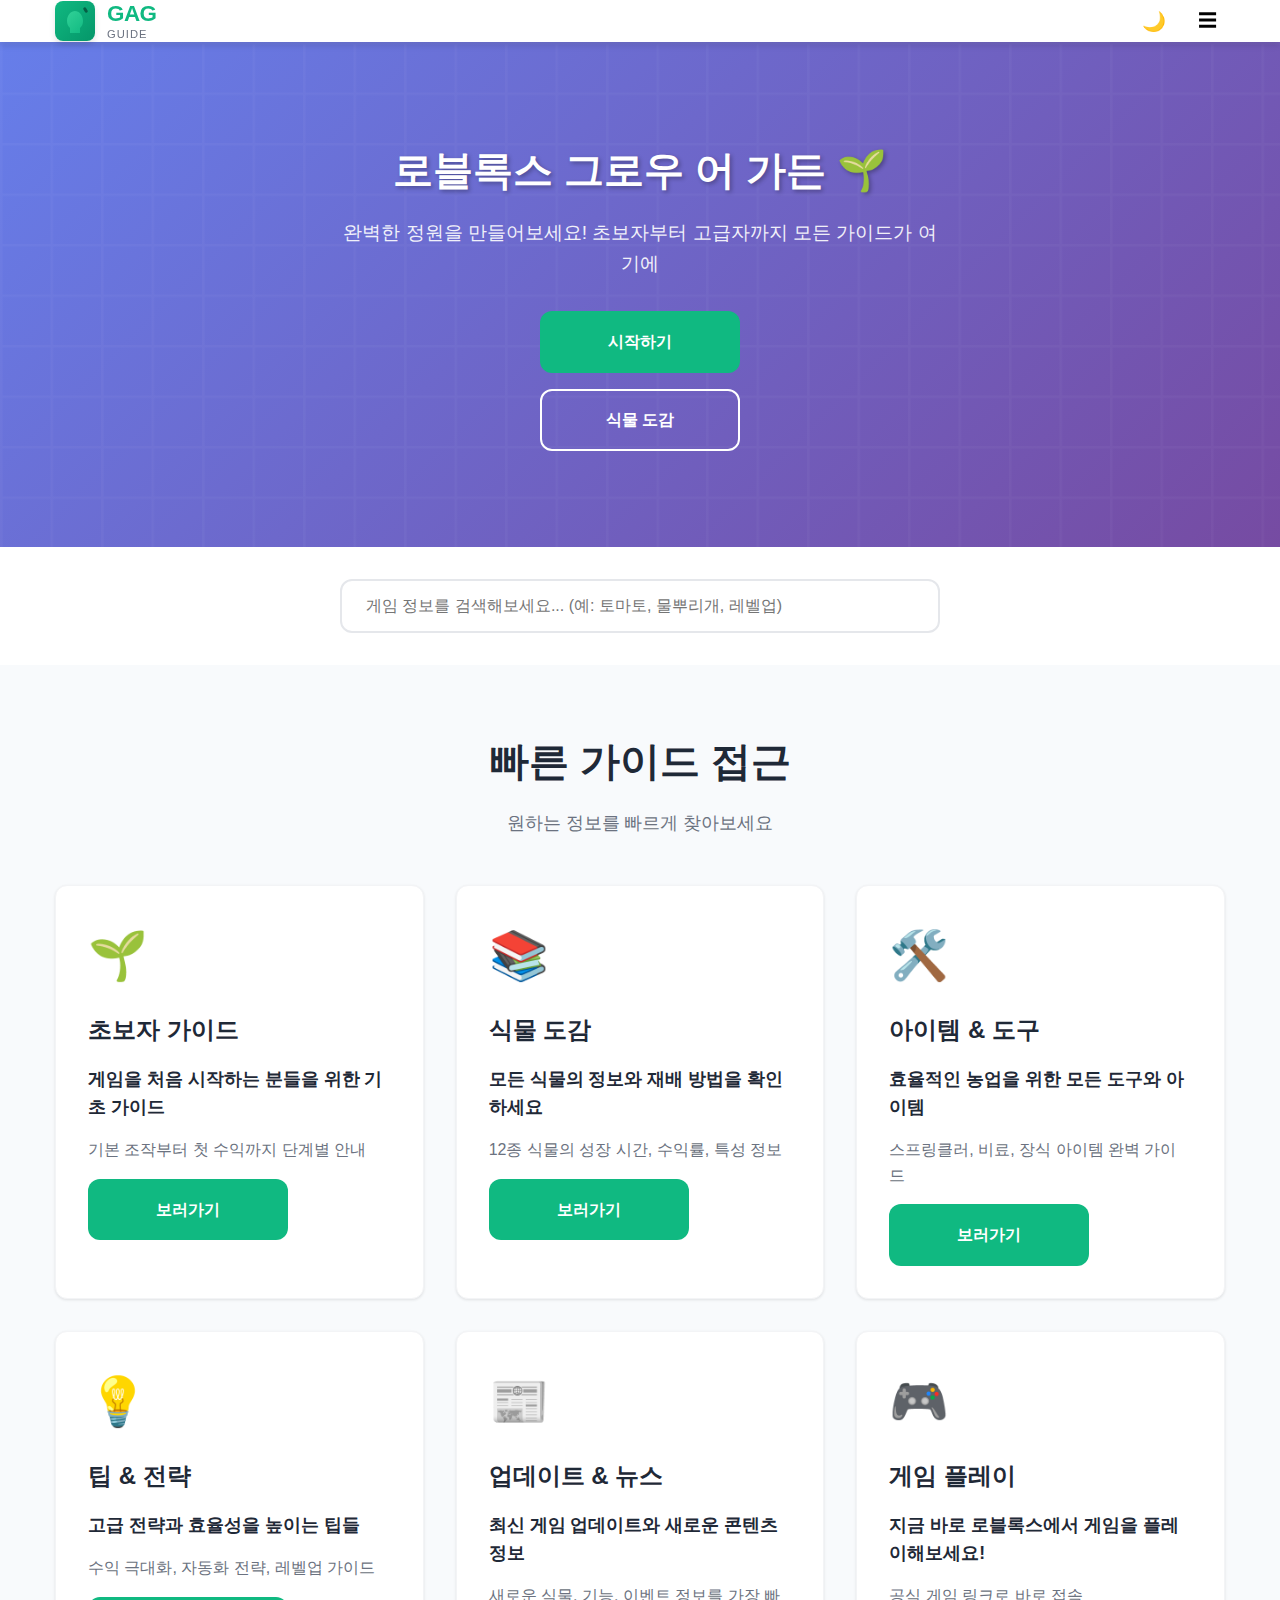
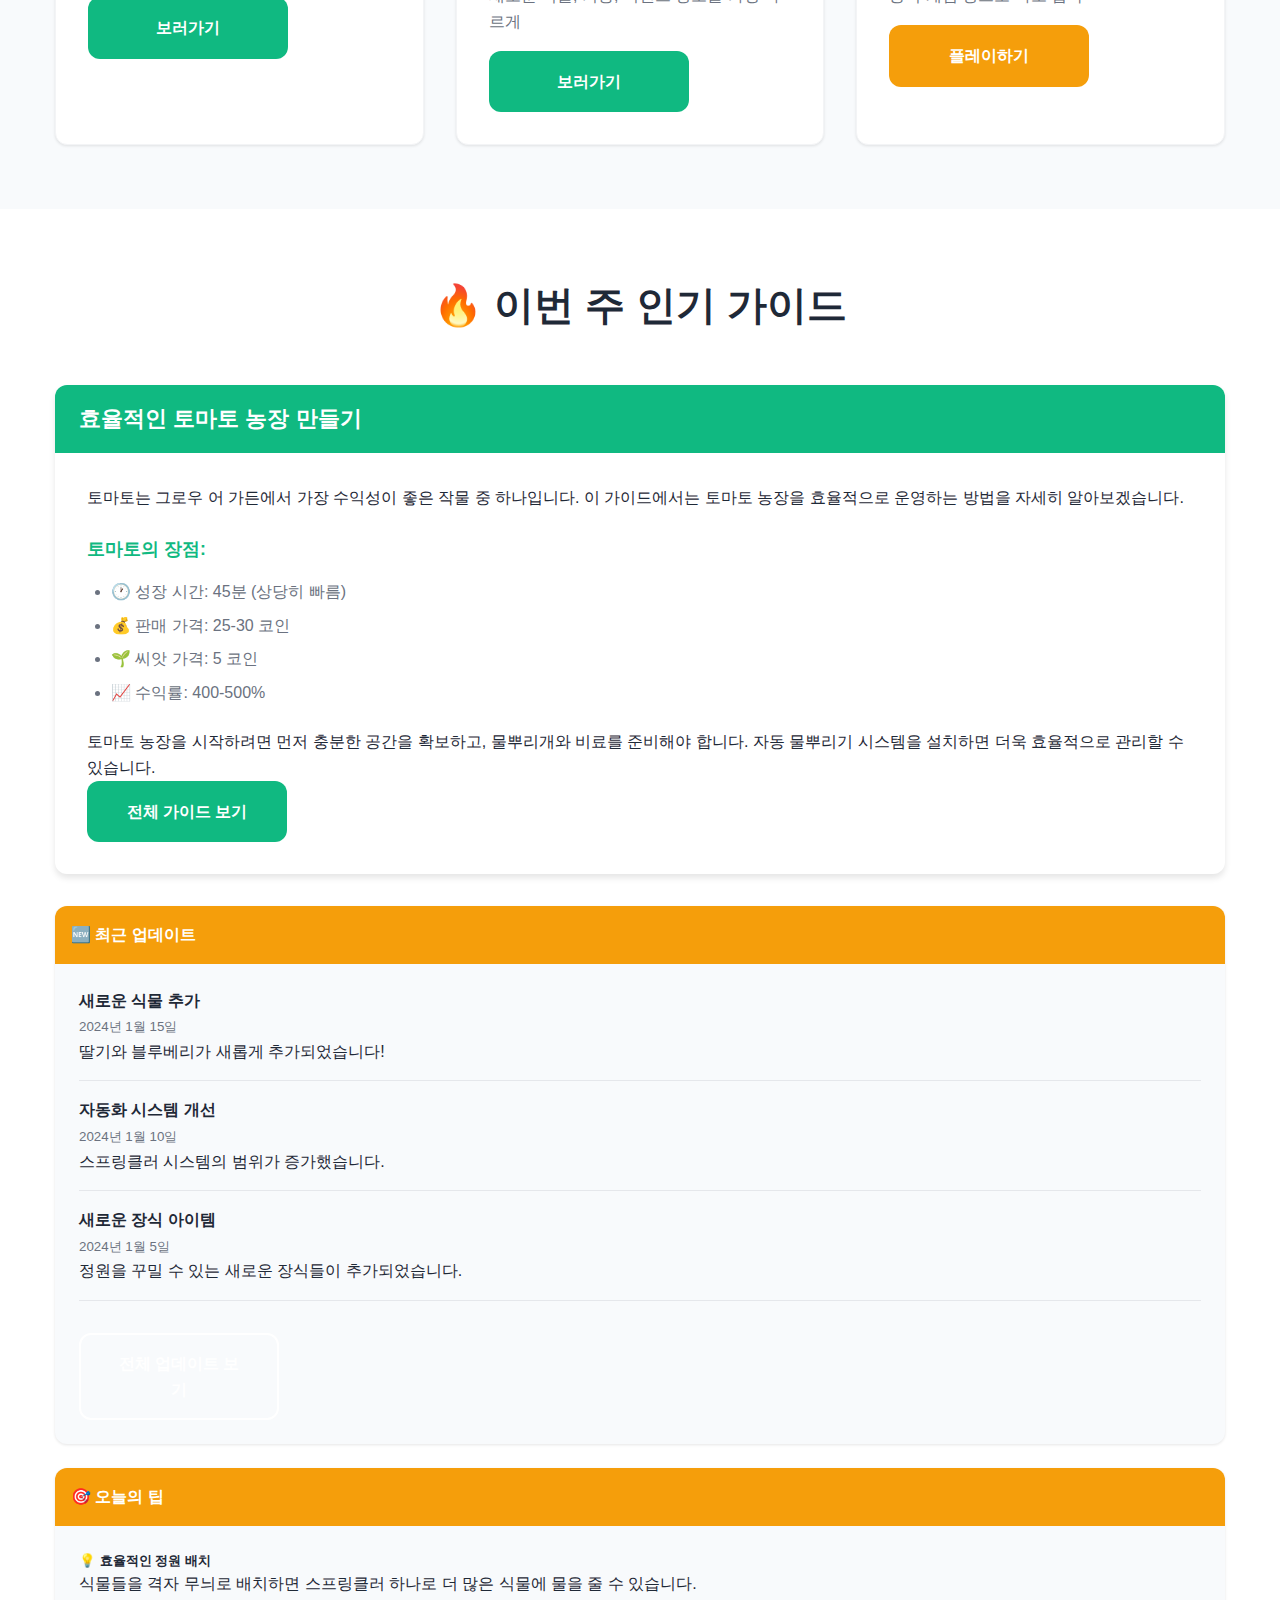
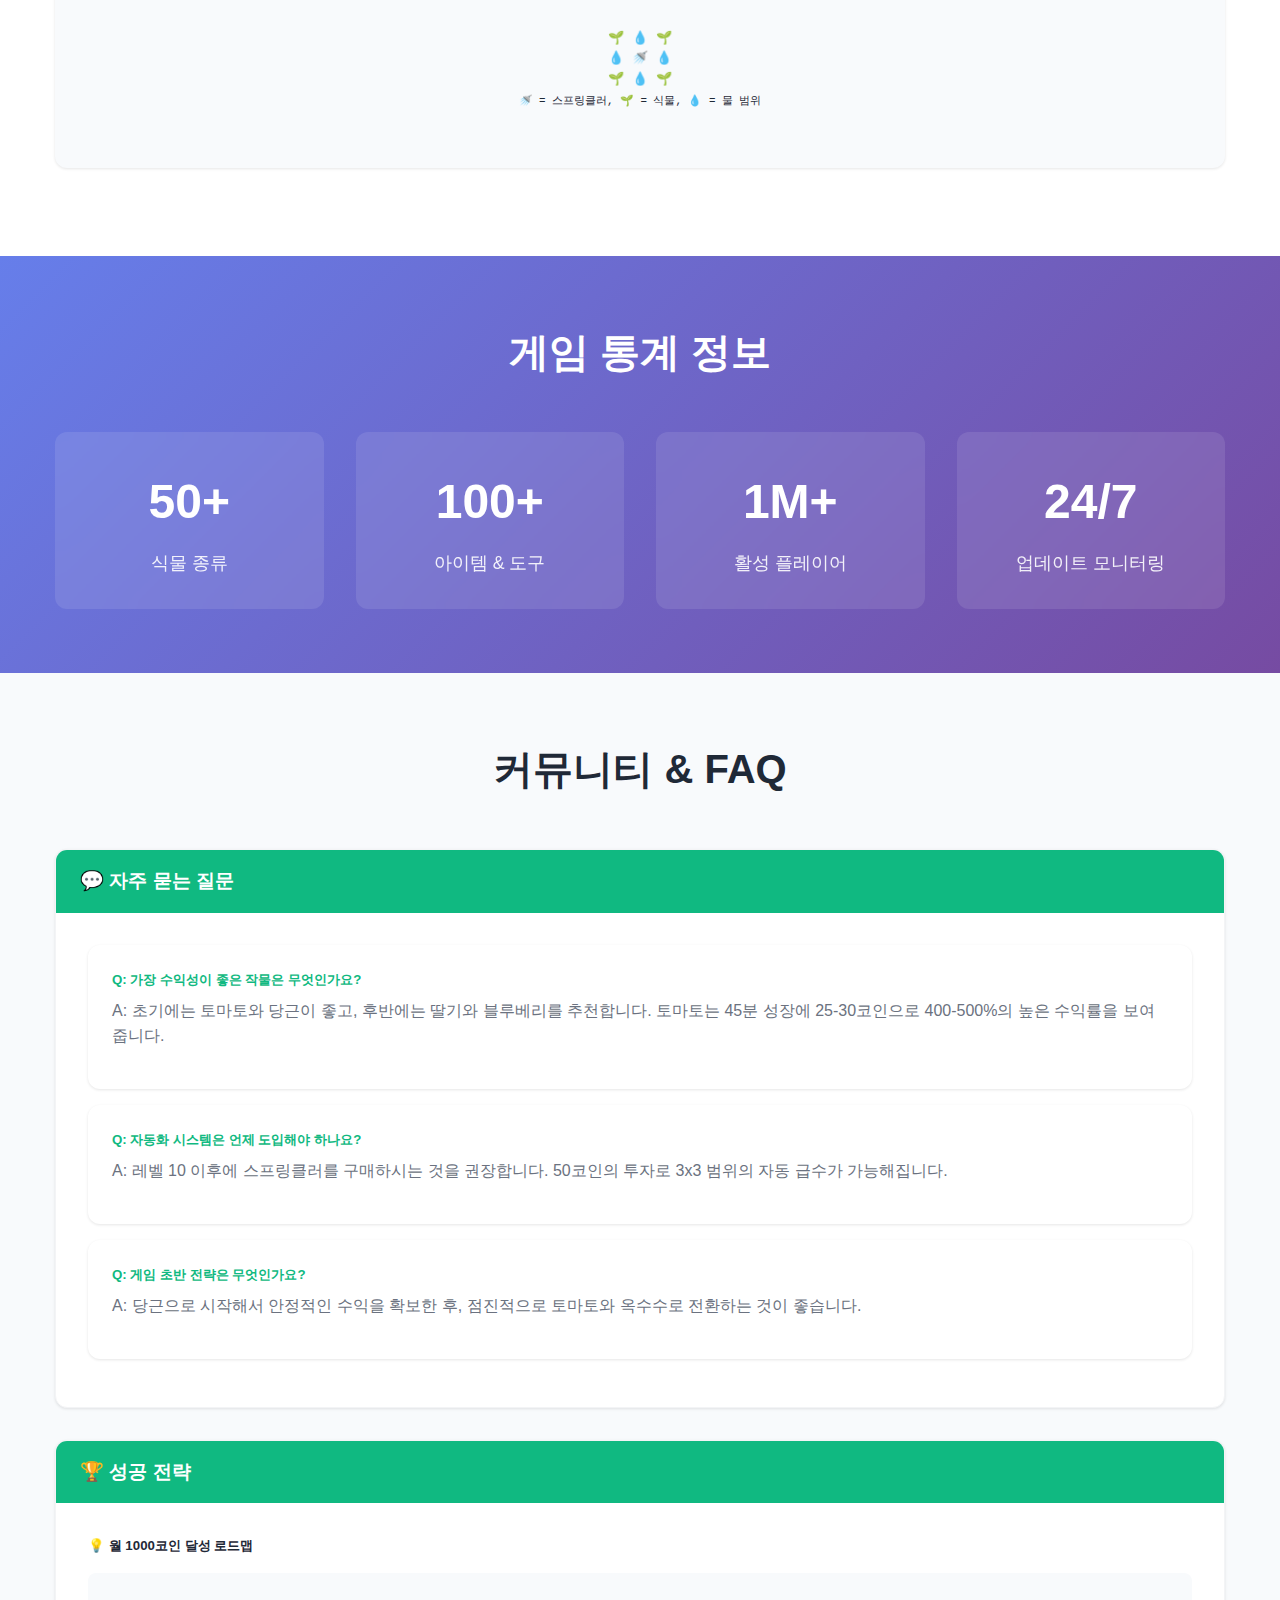
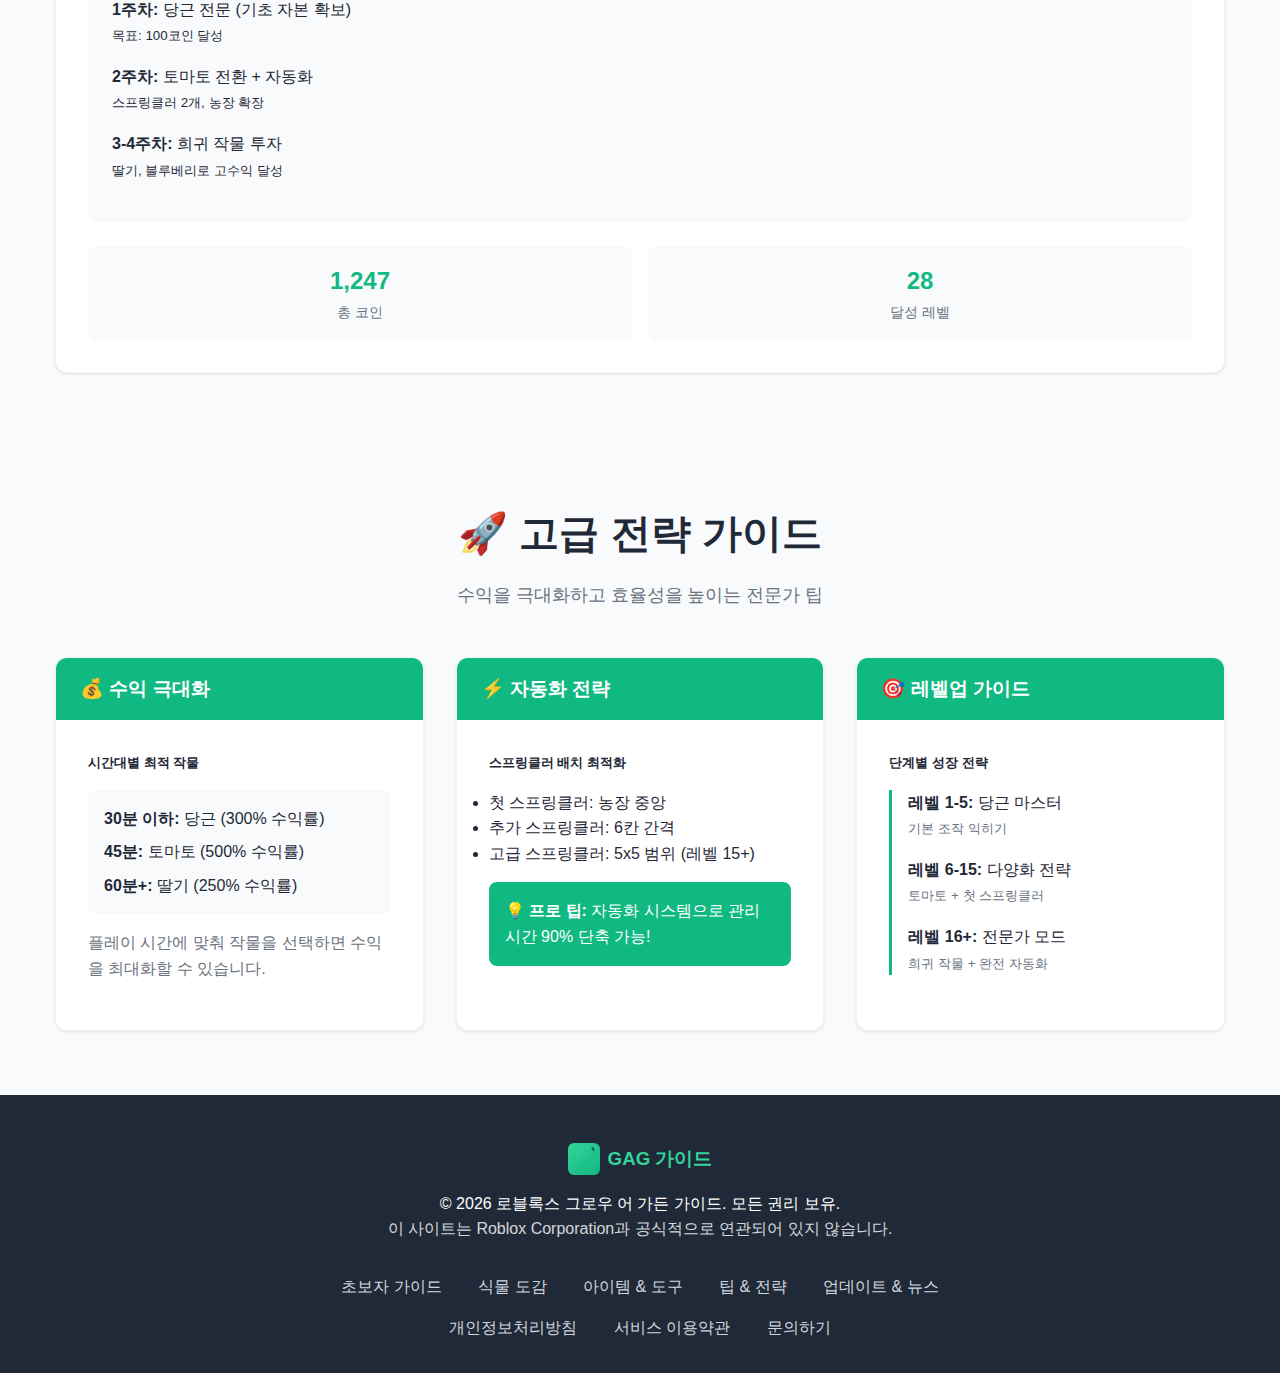
<file: index.html>
<!DOCTYPE html>
<html lang="ko">
<script defer data-domain="gagrecipe.pro" src="https://click.pageview.click/js/script.js"></script>
<!-- Google tag (gtag.js) -->
<script async src="https://www.googletagmanager.com/gtag/js?id=G-XLF972VJ87"></script>
<script>
  window.dataLayer = window.dataLayer || [];
  function gtag(){dataLayer.push(arguments);}
  gtag('js', new Date());

  gtag('config', 'G-XLF972VJ87');
</script> 
<head>
    <meta charset="UTF-8">
    <meta name="viewport" content="width=device-width, initial-scale=1.0">
    <meta http-equiv="X-UA-Compatible" content="IE=edge">
    
    <!-- SEO Meta Tags -->
    <title>로블록스 그로우 어 가든 완벽 공략 가이드 2024 | 초보자부터 고급 전략까지</title>
    <meta name="description" content="로블록스 그로우 어 가든 게임 완벽 공략! 초보자 가이드, 식물 도감, 수익 극대화 팁, 최신 업데이트 정보까지. 토마토 농장부터 희귀 작물까지 모든 전략을 한 곳에서 확인하세요.">
    
    <!-- Favicon and App Icons -->
    <link rel="icon" type="image/svg+xml" href="data:image/svg+xml,<svg xmlns='http://www.w3.org/2000/svg' viewBox='0 0 64 64'><defs><linearGradient id='bg' x1='0%' y1='0%' x2='100%' y2='100%'><stop offset='0%' stop-color='%2310b981'/><stop offset='100%' stop-color='%23059669'/></linearGradient><linearGradient id='leaf' x1='0%' y1='0%' x2='100%' y2='100%'><stop offset='0%' stop-color='%2334d399'/><stop offset='100%' stop-color='%2310b981'/></linearGradient></defs><rect width='64' height='64' rx='12' fill='url(%23bg)'/><path d='M20 35c0-8 6-14 14-14s14 6 14 14c0 4-2 7-5 9v8c0 2-1 3-3 3h-12c-2 0-3-1-3-3v-8c-3-2-5-5-5-9z' fill='%23065f46'/><path d='M25 30c0-5 4-9 9-9s9 4 9 9c0 3-1 5-3 7v6c0 1-1 2-2 2h-8c-1 0-2-1-2-2v-6c-2-2-3-4-3-7z' fill='url(%23leaf)'/><circle cx='29' cy='28' r='2' fill='%23ffffff' opacity='0.3'/><path d='M32 20c2-2 4-3 6-2' stroke='%23065f46' stroke-width='2' fill='none' stroke-linecap='round'/><text x='32' y='58' text-anchor='middle' font-family='Arial, sans-serif' font-size='8' font-weight='bold' fill='white'>GAG</text></svg>">
    
    <!-- Apple Touch Icons -->
    <link rel="apple-touch-icon" sizes="180x180" href="data:image/svg+xml,<svg xmlns='http://www.w3.org/2000/svg' viewBox='0 0 180 180'><defs><linearGradient id='bg' x1='0%' y1='0%' x2='100%' y2='100%'><stop offset='0%' stop-color='%2310b981'/><stop offset='100%' stop-color='%23059669'/></linearGradient><linearGradient id='leaf' x1='0%' y1='0%' x2='100%' y2='100%'><stop offset='0%' stop-color='%2334d399'/><stop offset='100%' stop-color='%2310b981'/></linearGradient></defs><rect width='180' height='180' rx='36' fill='url(%23bg)'/><path d='M60 95c0-20 15-35 35-35s35 15 35 35c0 10-5 18-13 23v20c0 5-3 8-8 8h-28c-5 0-8-3-8-8v-20c-8-5-13-13-13-23z' fill='%23065f46'/><path d='M70 80c0-14 11-25 25-25s25 11 25 25c0 8-4 15-10 19v15c0 3-2 5-5 5h-20c-3 0-5-2-5-5v-15c-6-4-10-11-10-19z' fill='url(%23leaf)'/><circle cx='85' cy='75' r='5' fill='%23ffffff' opacity='0.3'/><path d='M95 50c5-5 10-8 15-5' stroke='%23065f46' stroke-width='4' fill='none' stroke-linecap='round'/><text x='90' y='155' text-anchor='middle' font-family='Arial, sans-serif' font-size='18' font-weight='bold' fill='white'>GAG</text></svg>">
    
    <!-- Other sizes -->
    <link rel="icon" type="image/png" sizes="32x32" href="data:image/svg+xml,<svg xmlns='http://www.w3.org/2000/svg' viewBox='0 0 32 32'><defs><linearGradient id='bg' x1='0%' y1='0%' x2='100%' y2='100%'><stop offset='0%' stop-color='%2310b981'/><stop offset='100%' stop-color='%23059669'/></linearGradient></defs><rect width='32' height='32' rx='6' fill='url(%23bg)'/><path d='M10 17c0-4 3-7 7-7s7 3 7 7c0 2-1 4-3 5v4c0 1-1 2-2 2h-6c-1 0-2-1-2-2v-4c-1-1-1-3-1-5z' fill='%2334d399'/><text x='16' y='28' text-anchor='middle' font-family='Arial' font-size='4' font-weight='bold' fill='white'>GAG</text></svg>">
    
    <link rel="icon" type="image/png" sizes="16x16" href="data:image/svg+xml,<svg xmlns='http://www.w3.org/2000/svg' viewBox='0 0 16 16'><defs><linearGradient id='bg' x1='0%' y1='0%' x2='100%' y2='100%'><stop offset='0%' stop-color='%2310b981'/><stop offset='100%' stop-color='%23059669'/></linearGradient></defs><rect width='16' height='16' rx='3' fill='url(%23bg)'/><path d='M5 8c0-2 1-3 3-3s3 1 3 3c0 1-1 2-2 2v2c0 1-1 1-1 1h-2s-1 0-1-1v-2c-1 0-0-1 0-2z' fill='%2334d399'/></svg>">
    
    <style>
        * {
            margin: 0;
            padding: 0;
            box-sizing: border-box;
        }

        :root {
            --primary-color: #10b981;
            --primary-dark: #059669;
            --secondary-color: #34d399;
            --accent-color: #f59e0b;
            --text-dark: #1f2937;
            --text-light: #6b7280;
            --bg-primary: #ffffff;
            --bg-secondary: #f8fafc;
            --bg-gradient: linear-gradient(135deg, #667eea 0%, #764ba2 100%);
            --shadow-light: 0 1px 3px rgba(0, 0, 0, 0.1);
            --shadow-medium: 0 4px 6px rgba(0, 0, 0, 0.1);
            --shadow-heavy: 0 10px 25px rgba(0, 0, 0, 0.15);
            --border-radius: 12px;
            --transition: all 0.3s cubic-bezier(0.4, 0, 0.2, 1);
        }

        [data-theme="dark"] {
            --text-dark: #f9fafb;
            --text-light: #d1d5db;
            --bg-primary: #1f2937;
            --bg-secondary: #111827;
        }

        body {
            font-family: 'Segoe UI', Tahoma, Geneva, Verdana, sans-serif;
            line-height: 1.6;
            color: var(--text-dark);
            background: var(--bg-secondary);
            overflow-x: hidden;
        }

        .container {
            max-width: 1200px;
            margin: 0 auto;
            padding: 0 20px;
        }

        /* Header Styles */
        .header {
            position: sticky;
            top: 0;
            background: var(--bg-primary);
            backdrop-filter: blur(10px);
            box-shadow: var(--shadow-medium);
            z-index: 1000;
            transition: var(--transition);
        }

        .nav {
            display: flex;
            justify-content: space-between;
            align-items: center;
            padding: 1rem 0;
        }

        .logo {
            font-size: 1.5rem;
            font-weight: bold;
            color: var(--primary-color);
            text-decoration: none;
            display: flex;
            align-items: center;
            gap: 0.75rem;
            transition: var(--transition);
        }

        .logo:hover {
            transform: scale(1.05);
        }

        .logo-icon {
            width: 40px;
            height: 40px;
            background: linear-gradient(135deg, var(--primary-color), var(--primary-dark));
            border-radius: 8px;
            display: flex;
            align-items: center;
            justify-content: center;
            position: relative;
            box-shadow: var(--shadow-medium);
        }

        .logo-icon::before {
            content: '';
            position: absolute;
            width: 20px;
            height: 24px;
            background: linear-gradient(135deg, #34d399, var(--primary-color));
            clip-path: path('M10 2C6 2 2 6 2 12c0 3 1 5 3 7v8c0 1 1 2 2 2h6c1 0 2-1 2-2v-8c2-2 3-4 3-7 0-6-4-10-8-10z');
            top: 50%;
            left: 50%;
            transform: translate(-50%, -50%);
        }

        .logo-icon::after {
            content: '';
            position: absolute;
            width: 3px;
            height: 6px;
            background: #065f46;
            border-radius: 2px;
            top: 6px;
            right: 8px;
            transform: rotate(-30deg);
        }

        .logo-text {
            display: flex;
            flex-direction: column;
            line-height: 1.2;
        }

        .logo-main {
            font-size: 1.4rem;
            font-weight: 800;
            color: var(--primary-color);
            letter-spacing: -0.5px;
        }

        .logo-sub {
            font-size: 0.7rem;
            font-weight: 500;
            color: var(--text-light);
            text-transform: uppercase;
            letter-spacing: 1px;
        }

        .nav-menu {
            display: flex;
            list-style: none;
            gap: 2rem;
            align-items: center;
        }

        .nav-link {
            text-decoration: none;
            color: var(--text-dark);
            font-weight: 500;
            transition: var(--transition);
            position: relative;
        }

        .nav-link:hover {
            color: var(--primary-color);
        }

        .nav-link.active {
            color: var(--primary-color);
        }

        .nav-link.active::after {
            content: '';
            position: absolute;
            bottom: -4px;
            left: 0;
            width: 100%;
            height: 2px;
            background: var(--primary-color);
            border-radius: 2px;
        }

        .nav-controls {
            display: flex;
            gap: 1rem;
            align-items: center;
        }

        .theme-toggle, .nav-toggle {
            background: none;
            border: none;
            font-size: 1.2rem;
            cursor: pointer;
            padding: 0.5rem;
            border-radius: 50%;
            transition: var(--transition);
        }

        .theme-toggle:hover, .nav-toggle:hover {
            background: var(--bg-secondary);
        }

        /* Hero Section */
        .hero-section {
            background: var(--bg-gradient);
            color: white;
            padding: 6rem 0;
            text-align: center;
            position: relative;
            overflow: hidden;
        }

        .hero-section::before {
            content: '';
            position: absolute;
            top: 0;
            left: 0;
            right: 0;
            bottom: 0;
            background: url("data:image/svg+xml,<svg xmlns='http://www.w3.org/2000/svg' viewBox='0 0 100 100'><defs><pattern id='grid' width='10' height='10' patternUnits='userSpaceOnUse'><path d='M 10 0 L 0 0 0 10' fill='none' stroke='rgba(255,255,255,0.1)' stroke-width='1'/></pattern></defs><rect width='100' height='100' fill='url(%23grid)'/></svg>") repeat;
            opacity: 0.3;
        }

        .hero-content {
            position: relative;
            z-index: 2;
        }

        .hero-title {
            font-size: 3.5rem;
            font-weight: bold;
            margin-bottom: 1rem;
            text-shadow: 2px 2px 4px rgba(0,0,0,0.3);
        }

        .hero-subtitle {
            font-size: 1.2rem;
            margin-bottom: 2rem;
            opacity: 0.9;
            max-width: 600px;
            margin-left: auto;
            margin-right: auto;
        }

        .hero-actions {
            display: flex;
            gap: 1rem;
            justify-content: center;
            flex-wrap: wrap;
        }

        /* Button Styles */
        .btn {
            display: inline-block;
            padding: 1rem 2rem;
            border-radius: var(--border-radius);
            text-decoration: none;
            font-weight: 600;
            transition: var(--transition);
            border: 2px solid transparent;
            cursor: pointer;
            text-align: center;
        }

        .btn-primary {
            background: var(--primary-color);
            color: white;
        }

        .btn-primary:hover {
            background: var(--primary-dark);
            transform: translateY(-2px);
            box-shadow: var(--shadow-heavy);
        }

        .btn-outline {
            background: transparent;
            color: white;
            border-color: white;
        }

        .btn-outline:hover {
            background: white;
            color: var(--primary-color);
        }

        .btn-secondary {
            background: var(--accent-color);
            color: white;
        }

        /* Search Section */
        .search-section {
            padding: 2rem 0;
            background: var(--bg-primary);
        }

        .search-container {
            max-width: 600px;
            margin: 0 auto;
            position: relative;
        }

        .search-input {
            width: 100%;
            padding: 1rem 1.5rem;
            border: 2px solid #e5e7eb;
            border-radius: var(--border-radius);
            font-size: 1rem;
            transition: var(--transition);
            background: var(--bg-primary);
        }

        .search-input:focus {
            outline: none;
            border-color: var(--primary-color);
            box-shadow: 0 0 0 3px rgba(16, 185, 129, 0.1);
        }

        /* Quick Access Cards */
        .quick-access {
            padding: 4rem 0;
            background: var(--bg-secondary);
        }

        .section-header {
            text-align: center;
            margin-bottom: 3rem;
        }

        .section-title {
            font-size: 2.5rem;
            margin-bottom: 1rem;
            color: var(--text-dark);
        }

        .section-subtitle {
            color: var(--text-light);
            font-size: 1.1rem;
        }

        .card-grid {
            display: grid;
            grid-template-columns: repeat(auto-fit, minmax(300px, 1fr));
            gap: 2rem;
            margin-top: 2rem;
        }

        .card {
            background: var(--bg-primary);
            border-radius: var(--border-radius);
            box-shadow: var(--shadow-light);
            overflow: hidden;
            transition: var(--transition);
            border: 1px solid #f3f4f6;
        }

        .card:hover {
            transform: translateY(-5px);
            box-shadow: var(--shadow-heavy);
        }

        .card-body {
            padding: 2rem;
        }

        .card-icon {
            font-size: 3rem;
            margin-bottom: 1rem;
            display: block;
        }

        .card h3 {
            font-size: 1.5rem;
            margin-bottom: 1rem;
            color: var(--text-dark);
        }

        .card p {
            color: var(--text-light);
            margin-bottom: 1rem;
        }

        .card .lead {
            font-weight: 600;
            font-size: 1.1rem;
            color: var(--text-dark);
        }

        /* Featured Content */
        .featured-content {
            padding: 4rem 0;
            background: var(--bg-primary);
        }

        .content-grid {
            display: grid;
            grid-template-columns: 2fr 1fr;
            gap: 2rem;
            margin-top: 2rem;
        }

        .article-card {
            background: var(--bg-primary);
            border-radius: var(--border-radius);
            box-shadow: var(--shadow-medium);
            overflow: hidden;
        }

        .article-header {
            background: var(--primary-color);
            color: white;
            padding: 1rem 1.5rem;
            font-size: 1.2rem;
            font-weight: bold;
        }

        .article-body {
            padding: 2rem;
        }

        .article-body h4 {
            color: var(--text-dark);
            margin-bottom: 1rem;
            font-size: 1.3rem;
        }

        .article-body h5 {
            color: var(--primary-color);
            margin: 1.5rem 0 1rem 0;
            font-size: 1.1rem;
        }

        .article-body ul {
            margin-left: 1.5rem;
            margin-bottom: 1.5rem;
        }

        .article-body li {
            margin-bottom: 0.5rem;
            color: var(--text-light);
        }

        /* Sidebar */
        .sidebar-card {
            background: var(--bg-secondary);
            border-radius: var(--border-radius);
            overflow: hidden;
            box-shadow: var(--shadow-light);
            margin-bottom: 1.5rem;
        }

        .sidebar-header {
            background: var(--accent-color);
            color: white;
            padding: 1rem;
            font-weight: bold;
        }

        .sidebar-body {
            padding: 1.5rem;
        }

        .update-item {
            border-bottom: 1px solid #e5e7eb;
            padding-bottom: 1rem;
            margin-bottom: 1rem;
        }

        .update-item:last-child {
            border-bottom: none;
            margin-bottom: 0;
        }

        /* Statistics Section */
        .stats-section {
            padding: 4rem 0;
            background: var(--bg-gradient);
            color: white;
        }

        .stats-grid {
            display: grid;
            grid-template-columns: repeat(auto-fit, minmax(200px, 1fr));
            gap: 2rem;
            margin-top: 2rem;
        }

        .stat-card {
            text-align: center;
            padding: 2rem;
            background: rgba(255, 255, 255, 0.1);
            border-radius: var(--border-radius);
            backdrop-filter: blur(10px);
        }

        .stat-number {
            font-size: 3rem;
            font-weight: bold;
            display: block;
            margin-bottom: 0.5rem;
        }

        .stat-label {
            font-size: 1.1rem;
            opacity: 0.9;
        }

        /* Community Section */
        .community-section {
            padding: 4rem 0;
            background: var(--bg-secondary);
        }

        .community-grid {
            display: grid;
            grid-template-columns: 1fr 1fr;
            gap: 2rem;
            margin-top: 2rem;
        }

        .faq-item {
            background: var(--bg-primary);
            padding: 1.5rem;
            border-radius: var(--border-radius);
            margin-bottom: 1rem;
            box-shadow: var(--shadow-light);
        }

        .faq-item h5 {
            color: var(--primary-color);
            margin-bottom: 0.5rem;
        }

        .tip-example {
            background: var(--bg-secondary);
            padding: 1rem;
            border-radius: 8px;
            font-family: monospace;
            text-align: center;
            margin: 1rem 0;
        }

        /* Footer */
        .footer {
            background: var(--text-dark);
            color: white;
            padding: 3rem 0 2rem 0;
            text-align: center;
        }

        .footer-links {
            margin-top: 1rem;
        }

        .footer-links a {
            color: #d1d5db;
            text-decoration: none;
            margin: 0 1rem;
            transition: var(--transition);
        }

        .footer-links a:hover {
            color: var(--secondary-color);
        }

        /* Back to Top Button */
        .back-to-top {
            position: fixed;
            bottom: 2rem;
            right: 2rem;
            background: var(--primary-color);
            color: white;
            border: none;
            border-radius: 50%;
            width: 50px;
            height: 50px;
            font-size: 1.5rem;
            cursor: pointer;
            box-shadow: var(--shadow-heavy);
            transition: var(--transition);
            z-index: 1000;
            opacity: 0;
            visibility: hidden;
        }

        .back-to-top.visible {
            opacity: 1;
            visibility: visible;
        }

        .back-to-top:hover {
            background: var(--primary-dark);
            transform: translateY(-2px);
        }

        /* Logo Animation */
        @keyframes logoGlow {
            0%, 100% { box-shadow: var(--shadow-medium); }
            50% { box-shadow: 0 4px 20px rgba(16, 185, 129, 0.3); }
        }

        .logo-icon:hover {
            animation: logoGlow 2s ease-in-out infinite;
        }

        /* Additional Mobile Responsiveness for Logo */
        @media (max-width: 768px) {
            .logo-text {
                display: none;
            }
            
            .logo-icon {
                width: 35px;
                height: 35px;
            }
            
            .logo-icon::before {
                width: 18px;
                height: 22px;
            }
        }
            .nav-menu {
                display: none;
            }

            .hero-title {
                font-size: 2.5rem;
            }

            .content-grid,
            .community-grid {
                grid-template-columns: 1fr;
            }

            .container {
                padding: 0 15px;
            }

            .hero-actions {
                flex-direction: column;
                align-items: center;
            }

            .btn {
                width: 200px;
            }
        }

        /* Animation */
        @keyframes fadeInUp {
            from {
                opacity: 0;
                transform: translateY(30px);
            }
            to {
                opacity: 1;
                transform: translateY(0);
            }
        }

        .animate-on-scroll {
            animation: fadeInUp 0.6s ease-out;
        }

        /* Loading Animation */
        .loading {
            display: inline-block;
            width: 20px;
            height: 20px;
            border: 3px solid rgba(255,255,255,.3);
            border-radius: 50%;
            border-top-color: #fff;
            animation: spin 1s ease-in-out infinite;
        }

        @keyframes spin {
            to { transform: rotate(360deg); }
        }

        /* Scroll Progress Bar */
        .scroll-progress {
            position: fixed;
            top: 0;
            left: 0;
            width: 0%;
            height: 3px;
            background: var(--primary-color);
            z-index: 9999;
            transition: width 0.3s ease;
        }
    </style>
</head>
<body>
    <!-- Scroll Progress Bar -->
    <div class="scroll-progress"></div>

    <!-- Header Navigation -->
    <header class="header">
        <nav class="nav container">
            <a href="/" class="logo">
                <div class="logo-icon"></div>
                <div class="logo-text">
                    <span class="logo-main">GAG</span>
                    <span class="logo-sub">Guide</span>
                </div>
            </a>
            
            <ul class="nav-menu">
                <li><a href="/" class="nav-link active">홈페이지</a></li>
                <li><a href="beginner-guide.html" class="nav-link">초보자 가이드</a></li>
                <li><a href="plant-encyclopedia.html" class="nav-link">식물 도감</a></li>
                <li><a href="items-tools.html" class="nav-link">아이템 & 도구</a></li>
                <li><a href="tips-strategies.html" class="nav-link">팁 & 전략</a></li>
                <li><a href="updates-news.html" class="nav-link">업데이트 & 뉴스</a></li>
            </ul>
            
            <div class="nav-controls">
                <button class="theme-toggle" aria-label="테마 전환">🌙</button>
                <button class="nav-toggle" aria-label="메뉴 전환">☰</button>
            </div>
        </nav>
    </header>

    <!-- Main Content -->
    <main class="main-content">
        <!-- Hero Section -->
        <section class="hero-section">
            <div class="container">
                <div class="hero-content">
                    <h1 class="hero-title">로블록스 그로우 어 가든 🌱</h1>
                    <p class="hero-subtitle">완벽한 정원을 만들어보세요! 초보자부터 고급자까지 모든 가이드가 여기에</p>
                    <div class="hero-actions">
                        <a href="beginner-guide.html" class="btn btn-primary">시작하기</a>
                        <a href="plant-encyclopedia.html" class="btn btn-outline">식물 도감</a>
                    </div>
                </div>
            </div>
        </section>

        <!-- Search Section -->
        <section class="search-section">
            <div class="container">
                <div class="search-container">
                    <input type="text" class="search-input" placeholder="게임 정보를 검색해보세요... (예: 토마토, 물뿌리개, 레벨업)" aria-label="사이트 검색">
                </div>
            </div>
        </section>

        <!-- Quick Access Cards -->
        <section class="quick-access">
            <div class="container">
                <div class="section-header">
                    <h2 class="section-title">빠른 가이드 접근</h2>
                    <p class="section-subtitle">원하는 정보를 빠르게 찾아보세요</p>
                </div>
                <div class="card-grid">
                    <div class="card">
                        <div class="card-body">
                            <div class="card-icon">🌱</div>
                            <h3>초보자 가이드</h3>
                            <p class="lead">게임을 처음 시작하는 분들을 위한 기초 가이드</p>
                            <p>기본 조작부터 첫 수익까지 단계별 안내</p>
                            <a href="beginner-guide.html" class="btn btn-primary">보러가기</a>
                        </div>
                    </div>
                    
                    <div class="card">
                        <div class="card-body">
                            <div class="card-icon">📚</div>
                            <h3>식물 도감</h3>
                            <p class="lead">모든 식물의 정보와 재배 방법을 확인하세요</p>
                            <p>12종 식물의 성장 시간, 수익률, 특성 정보</p>
                            <a href="plant-encyclopedia.html" class="btn btn-primary">보러가기</a>
                        </div>
                    </div>
                    
                    <div class="card">
                        <div class="card-body">
                            <div class="card-icon">🛠️</div>
                            <h3>아이템 & 도구</h3>
                            <p class="lead">효율적인 농업을 위한 모든 도구와 아이템</p>
                            <p>스프링클러, 비료, 장식 아이템 완벽 가이드</p>
                            <a href="items-tools.html" class="btn btn-primary">보러가기</a>
                        </div>
                    </div>
                    
                    <div class="card">
                        <div class="card-body">
                            <div class="card-icon">💡</div>
                            <h3>팁 & 전략</h3>
                            <p class="lead">고급 전략과 효율성을 높이는 팁들</p>
                            <p>수익 극대화, 자동화 전략, 레벨업 가이드</p>
                            <a href="tips-strategies.html" class="btn btn-primary">보러가기</a>
                        </div>
                    </div>
                    
                    <div class="card">
                        <div class="card-body">
                            <div class="card-icon">📰</div>
                            <h3>업데이트 & 뉴스</h3>
                            <p class="lead">최신 게임 업데이트와 새로운 콘텐츠 정보</p>
                            <p>새로운 식물, 기능, 이벤트 정보를 가장 빠르게</p>
                            <a href="updates-news.html" class="btn btn-primary">보러가기</a>
                        </div>
                    </div>
                    
                    <div class="card">
                        <div class="card-body">
                            <div class="card-icon">🎮</div>
                            <h3>게임 플레이</h3>
                            <p class="lead">지금 바로 로블록스에서 게임을 플레이해보세요!</p>
                            <p>공식 게임 링크로 바로 접속</p>
                            <a href="https://www.roblox.com/games/grow-a-garden" target="_blank" class="btn btn-secondary" rel="noopener">플레이하기</a>
                        </div>
                    </div>
                </div>
            </div>
        </section>

        <!-- Featured Content -->
        <section class="featured-content">
            <div class="container">
                <div class="section-header">
                    <h2 class="section-title">🔥 이번 주 인기 가이드</h2>
                </div>
                <div class="content-grid">
                    <div class="article-card">
                        <div class="article-header">
                            <h3>효율적인 토마토 농장 만들기</h3>
                        </div>
                        <div class="article-body">
                            <p>토마토는 그로우 어 가든에서 가장 수익성이 좋은 작물 중 하나입니다. 이 가이드에서는 토마토 농장을 효율적으로 운영하는 방법을 자세히 알아보겠습니다.</p>
                            
                            <h5>토마토의 장점:</h5>
                            <ul>
                                <li>🕐 성장 시간: 45분 (상당히 빠름)</li>
                                <li>💰 판매 가격: 25-30 코인</li>
                                <li>🌱 씨앗 가격: 5 코인</li>
                                <li>📈 수익률: 400-500%</li>
                            </ul>
                            
                            <p>토마토 농장을 시작하려면 먼저 충분한 공간을 확보하고, 물뿌리개와 비료를 준비해야 합니다. 자동 물뿌리기 시스템을 설치하면 더욱 효율적으로 관리할 수 있습니다.</p>
                            
                            <a href="tips-strategies.html#tomato-farming" class="btn btn-primary">전체 가이드 보기</a>
                        </div>
                    </div>
                    
                    <div class="sidebar-content">
                        <div class="sidebar-card">
                            <div class="sidebar-header">
                                <h4>🆕 최근 업데이트</h4>
                            </div>
                            <div class="sidebar-body">
                                <div class="update-item">
                                    <strong>새로운 식물 추가</strong><br>
                                    <small style="color: #6b7280;">2024년 1월 15일</small><br>
                                    딸기와 블루베리가 새롭게 추가되었습니다!
                                </div>
                                <div class="update-item">
                                    <strong>자동화 시스템 개선</strong><br>
                                    <small style="color: #6b7280;">2024년 1월 10일</small><br>
                                    스프링클러 시스템의 범위가 증가했습니다.
                                </div>
                                <div class="update-item">
                                    <strong>새로운 장식 아이템</strong><br>
                                    <small style="color: #6b7280;">2024년 1월 5일</small><br>
                                    정원을 꾸밀 수 있는 새로운 장식들이 추가되었습니다.
                                </div>
                                <a href="updates-news.html" class="btn btn-outline" style="margin-top: 1rem;">전체 업데이트 보기</a>
                            </div>
                        </div>
                        
                        <div class="sidebar-card">
                            <div class="sidebar-header">
                                <h4>🎯 오늘의 팁</h4>
                            </div>
                            <div class="sidebar-body">
                                <h5>💡 효율적인 정원 배치</h5>
                                <p>식물들을 격자 무늬로 배치하면 스프링클러 하나로 더 많은 식물에 물을 줄 수 있습니다.</p>
                                
                                <div class="tip-example">
                                    🌱 💧 🌱<br>
                                    💧 🚿 💧<br>
                                    🌱 💧 🌱<br>
                                    <small>🚿 = 스프링클러, 🌱 = 식물, 💧 = 물 범위</small>
                                </div>
                            </div>
                        </div>
                    </div>
                </div>
            </div>
        </section>

        <!-- Statistics Section -->
        <section class="stats-section">
            <div class="container">
                <div class="section-header">
                    <h2 class="section-title" style="color: white;">게임 통계 정보</h2>
                </div>
                <div class="stats-grid">
                    <div class="stat-card">
                        <div class="stat-number">50+</div>
                        <div class="stat-label">식물 종류</div>
                    </div>
                    <div class="stat-card">
                        <div class="stat-number">100+</div>
                        <div class="stat-label">아이템 & 도구</div>
                    </div>
                    <div class="stat-card">
                        <div class="stat-number">1M+</div>
                        <div class="stat-label">활성 플레이어</div>
                    </div>
                    <div class="stat-card">
                        <div class="stat-number">24/7</div>
                        <div class="stat-label">업데이트 모니터링</div>
                    </div>
                </div>
            </div>
        </section>

        <!-- Community Section -->
        <section class="community-section">
            <div class="container">
                <div class="section-header">
                    <h2 class="section-title">커뮤니티 & FAQ</h2>
                </div>
                <div class="community-grid">
                    <div class="card">
                        <div class="article-header">
                            <h4>💬 자주 묻는 질문</h4>
                        </div>
                        <div class="card-body">
                            <div class="faq-item">
                                <h5>Q: 가장 수익성이 좋은 작물은 무엇인가요?</h5>
                                <p>A: 초기에는 토마토와 당근이 좋고, 후반에는 딸기와 블루베리를 추천합니다. 토마토는 45분 성장에 25-30코인으로 400-500%의 높은 수익률을 보여줍니다.</p>
                            </div>
                            <div class="faq-item">
                                <h5>Q: 자동화 시스템은 언제 도입해야 하나요?</h5>
                                <p>A: 레벨 10 이후에 스프링클러를 구매하시는 것을 권장합니다. 50코인의 투자로 3x3 범위의 자동 급수가 가능해집니다.</p>
                            </div>
                            <div class="faq-item">
                                <h5>Q: 게임 초반 전략은 무엇인가요?</h5>
                                <p>A: 당근으로 시작해서 안정적인 수익을 확보한 후, 점진적으로 토마토와 옥수수로 전환하는 것이 좋습니다.</p>
                            </div>
                        </div>
                    </div>
                    
                    <div class="card">
                        <div class="article-header">
                            <h4>🏆 성공 전략</h4>
                        </div>
                        <div class="card-body">
                            <h5>💡 월 1000코인 달성 로드맵</h5>
                            <div style="background: var(--bg-secondary); padding: 1.5rem; border-radius: 8px; margin: 1rem 0;">
                                <div style="margin-bottom: 1rem;">
                                    <strong>1주차:</strong> 당근 전문 (기초 자본 확보)<br>
                                    <small>목표: 100코인 달성</small>
                                </div>
                                <div style="margin-bottom: 1rem;">
                                    <strong>2주차:</strong> 토마토 전환 + 자동화<br>
                                    <small>스프링클러 2개, 농장 확장</small>
                                </div>
                                <div style="margin-bottom: 1rem;">
                                    <strong>3-4주차:</strong> 희귀 작물 투자<br>
                                    <small>딸기, 블루베리로 고수익 달성</small>
                                </div>
                            </div>
                            
                            <div style="display: grid; grid-template-columns: 1fr 1fr; gap: 1rem; margin-top: 1.5rem;">
                                <div style="text-align: center; padding: 1rem; background: var(--bg-secondary); border-radius: 8px;">
                                    <div style="font-size: 1.5rem; font-weight: bold; color: var(--primary-color);">1,247</div>
                                    <div style="font-size: 0.9rem; color: var(--text-light);">총 코인</div>
                                </div>
                                <div style="text-align: center; padding: 1rem; background: var(--bg-secondary); border-radius: 8px;">
                                    <div style="font-size: 1.5rem; font-weight: bold; color: var(--primary-color);">28</div>
                                    <div style="font-size: 0.9rem; color: var(--text-light);">달성 레벨</div>
                                </div>
                            </div>
                        </div>
                    </div>
                </div>
            </div>
        </section>

        <!-- Advanced Strategies Section -->
        <section class="featured-content" style="background: var(--bg-secondary);">
            <div class="container">
                <div class="section-header">
                    <h2 class="section-title">🚀 고급 전략 가이드</h2>
                    <p class="section-subtitle">수익을 극대화하고 효율성을 높이는 전문가 팁</p>
                </div>
                <div class="card-grid">
                    <div class="card">
                        <div class="article-header">
                            <h4>💰 수익 극대화</h4>
                        </div>
                        <div class="card-body">
                            <h5>시간대별 최적 작물</h5>
                            <div style="background: var(--bg-secondary); padding: 1rem; border-radius: 8px; margin: 1rem 0;">
                                <div style="margin-bottom: 0.5rem;"><strong>30분 이하:</strong> 당근 (300% 수익률)</div>
                                <div style="margin-bottom: 0.5rem;"><strong>45분:</strong> 토마토 (500% 수익률)</div>
                                <div><strong>60분+:</strong> 딸기 (250% 수익률)</div>
                            </div>
                            <p>플레이 시간에 맞춰 작물을 선택하면 수익을 최대화할 수 있습니다.</p>
                        </div>
                    </div>
                    
                    <div class="card">
                        <div class="article-header">
                            <h4>⚡ 자동화 전략</h4>
                        </div>
                        <div class="card-body">
                            <h5>스프링클러 배치 최적화</h5>
                            <ul style="margin: 1rem 0;">
                                <li>첫 스프링클러: 농장 중앙</li>
                                <li>추가 스프링클러: 6칸 간격</li>
                                <li>고급 스프링클러: 5x5 범위 (레벨 15+)</li>
                            </ul>
                            <div style="background: var(--primary-color); color: white; padding: 1rem; border-radius: 8px; margin: 1rem 0;">
                                <strong>💡 프로 팁:</strong> 자동화 시스템으로 관리 시간 90% 단축 가능!
                            </div>
                        </div>
                    </div>
                    
                    <div class="card">
                        <div class="article-header">
                            <h4>🎯 레벨업 가이드</h4>
                        </div>
                        <div class="card-body">
                            <h5>단계별 성장 전략</h5>
                            <div style="border-left: 3px solid var(--primary-color); padding-left: 1rem; margin: 1rem 0;">
                                <div style="margin-bottom: 1rem;">
                                    <strong>레벨 1-5:</strong> 당근 마스터<br>
                                    <small style="color: var(--text-light);">기본 조작 익히기</small>
                                </div>
                                <div style="margin-bottom: 1rem;">
                                    <strong>레벨 6-15:</strong> 다양화 전략<br>
                                    <small style="color: var(--text-light);">토마토 + 첫 스프링클러</small>
                                </div>
                                <div>
                                    <strong>레벨 16+:</strong> 전문가 모드<br>
                                    <small style="color: var(--text-light);">희귀 작물 + 완전 자동화</small>
                                </div>
                            </div>
                        </div>
                    </div>
                </div>
            </div>
        </section>
    </main>

    <!-- Footer -->
    <footer class="footer">
        <div class="container">
            <div class="footer-content">
                <h3 style="color: var(--secondary-color); margin-bottom: 1rem; display: flex; align-items: center; justify-content: center; gap: 0.5rem;">
                    <div style="width: 32px; height: 32px; background: linear-gradient(135deg, var(--secondary-color), var(--primary-color)); border-radius: 6px; position: relative;">
                        <div style="position: absolute; width: 16px; height: 19px; background: linear-gradient(135deg, #34d399, var(--primary-color)); top: 50%; left: 50%; transform: translate(-50%, -50%); clip-path: path('M8 1C5 1 1 4 1 9c0 2 1 4 2 5v6c0 1 1 1 1 1h4s1 0 1-1v-6c1-1 2-3 2-5 0-5-4-8-8-8z');"></div>
                        <div style="position: absolute; width: 2px; height: 4px; background: #065f46; border-radius: 1px; top: 4px; right: 6px; transform: rotate(-30deg);"></div>
                    </div>
                    GAG 가이드
                </h3>
                <p>&copy; 2024 로블록스 그로우 어 가든 가이드. 모든 권리 보유.</p>
                <p style="opacity: 0.8; margin-bottom: 2rem;">이 사이트는 Roblox Corporation과 공식적으로 연관되어 있지 않습니다.</p>
                
                <div class="footer-links">
                    <a href="beginner-guide.html">초보자 가이드</a>
                    <a href="plant-encyclopedia.html">식물 도감</a>
                    <a href="items-tools.html">아이템 & 도구</a>
                    <a href="tips-strategies.html">팁 & 전략</a>
                    <a href="updates-news.html">업데이트 & 뉴스</a>
                </div>
                
                <div class="footer-links">
                    <a href="privacy-policy.html">개인정보처리방침</a>
                    <a href="terms-of-service.html">서비스 이용약관</a>
                    <a href="mailto:admin@gagrecipe.pro">문의하기</a>
                </div>
            </div>
        </div>
    </footer>

    <!-- Back to Top Button -->
    <button class="back-to-top" aria-label="맨 위로 이동">↑</button>

    <script>
        // Theme Toggle
        const themeToggle = document.querySelector('.theme-toggle');
        const body = document.body;
        
        themeToggle.addEventListener('click', () => {
            body.toggleAttribute('data-theme');
            const isDark = body.hasAttribute('data-theme');
            themeToggle.textContent = isDark ? '☀️' : '🌙';
            localStorage.setItem('theme', isDark ? 'dark' : 'light');
        });
        
        // Load saved theme
        const savedTheme = localStorage.getItem('theme');
        if (savedTheme === 'dark') {
            body.setAttribute('data-theme', '');
            themeToggle.textContent = '☀️';
        }
        
        // Back to Top Button
        const backToTop = document.querySelector('.back-to-top');
        
        window.addEventListener('scroll', () => {
            if (window.pageYOffset > 300) {
                backToTop.classList.add('visible');
            } else {
                backToTop.classList.remove('visible');
            }
            
            // Update scroll progress
            const scrollProgress = document.querySelector('.scroll-progress');
            const height = document.documentElement.scrollHeight - document.documentElement.clientHeight;
            const scrollTop = document.documentElement.scrollTop || document.body.scrollTop;
            const scrollPercent = (scrollTop / height) * 100;
            scrollProgress.style.width = scrollPercent + '%';
        });
        
        backToTop.addEventListener('click', () => {
            window.scrollTo({
                top: 0,
                behavior: 'smooth'
            });
        });
        
        // Mobile Navigation
        const navToggle = document.querySelector('.nav-toggle');
        const navMenu = document.querySelector('.nav-menu');
        
        navToggle.addEventListener('click', () => {
            navMenu.classList.toggle('active');
        });
        
        // Search Functionality
        const searchInput = document.querySelector('.search-input');
        searchInput.addEventListener('input', (e) => {
            const query = e.target.value.toLowerCase();
            if (query.length > 2) {
                // 실제 구현에서는 검색 결과를 표시하는 로직을 추가
                console.log('검색어:', query);
            }
        });
        
        // Animate on Scroll
        const observerOptions = {
            threshold: 0.1,
            rootMargin: '0px 0px -50px 0px'
        };
        
        const observer = new IntersectionObserver((entries) => {
            entries.forEach(entry => {
                if (entry.isIntersecting) {
                    entry.target.classList.add('animate-on-scroll');
                }
            });
        }, observerOptions);
        
        // Observe cards and sections
        document.querySelectorAll('.card, .section-header').forEach(el => {
            observer.observe(el);
        });
        
        // Enhanced hover effects
        document.querySelectorAll('.card').forEach(card => {
            card.addEventListener('mouseenter', () => {
                card.style.transform = 'translateY(-8px) scale(1.02)';
            });
            
            card.addEventListener('mouseleave', () => {
                card.style.transform = 'translateY(0) scale(1)';
            });
        });
        
        // Smooth scroll for internal links
        document.querySelectorAll('a[href^="#"]').forEach(anchor => {
            anchor.addEventListener('click', function (e) {
                e.preventDefault();
                const target = document.querySelector(this.getAttribute('href'));
                if (target) {
                    target.scrollIntoView({
                        behavior: 'smooth',
                        block: 'start'
                    });
                }
            });
        });
        
        // Dynamic year in footer
        const currentYear = new Date().getFullYear();
        document.querySelector('.footer-content p').textContent = 
            `© ${currentYear} 로블록스 그로우 어 가든 가이드. 모든 권리 보유.`;
            
        // Loading simulation for dynamic content
        setTimeout(() => {
            document.body.classList.add('loaded');
        }, 100);
    </script>
</body>
</html>
</file>
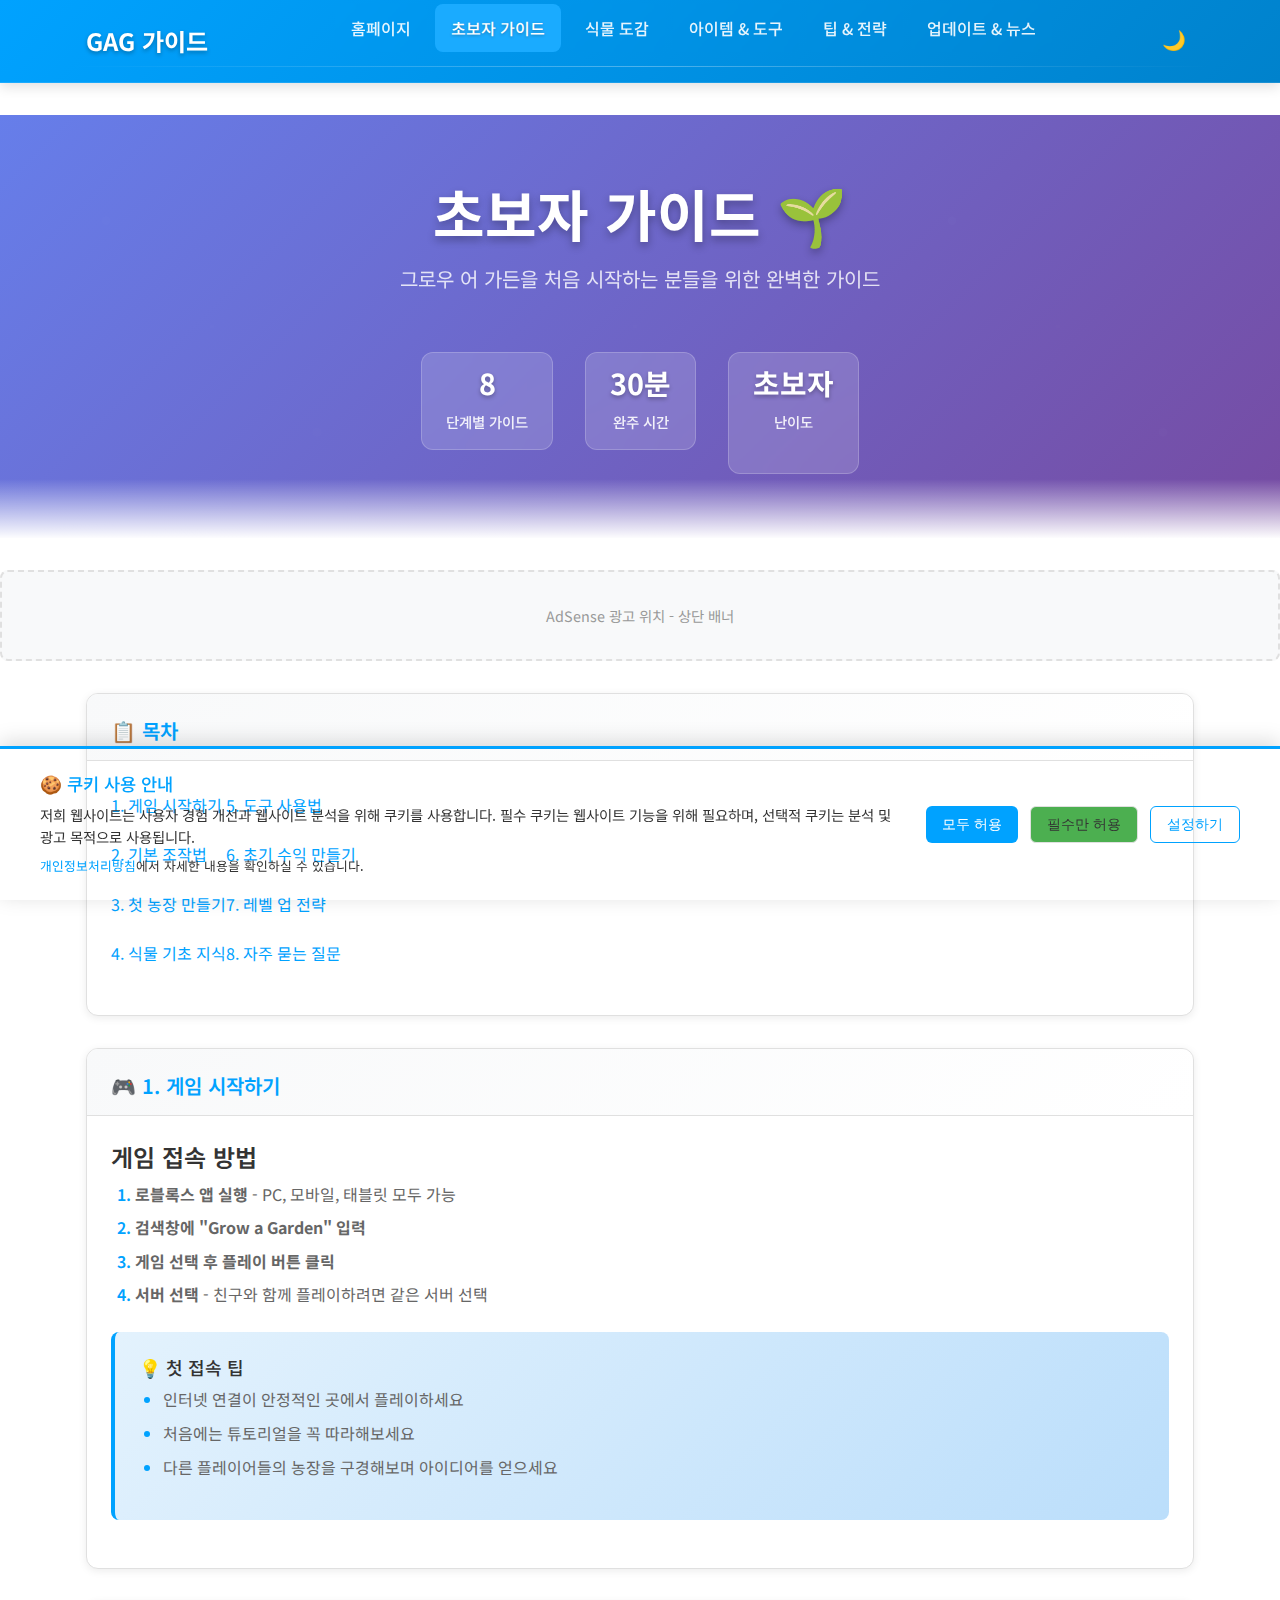
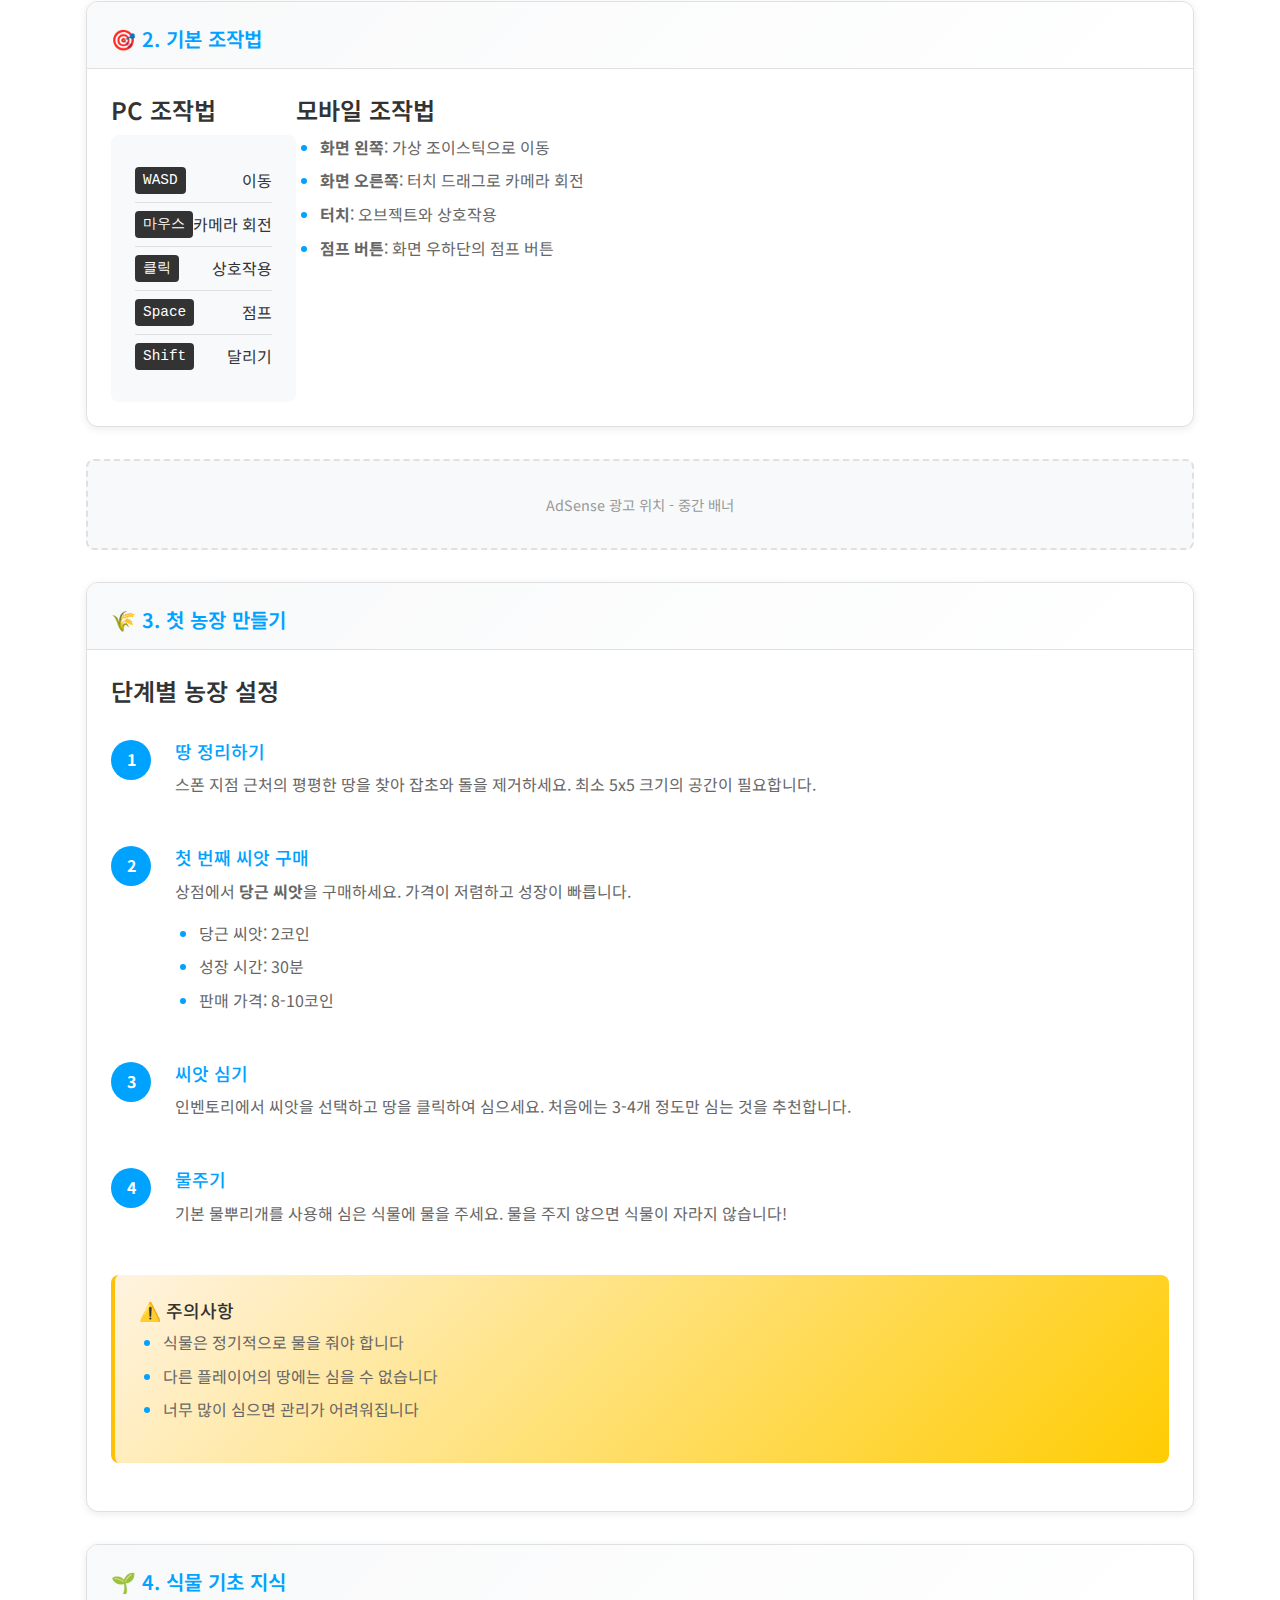
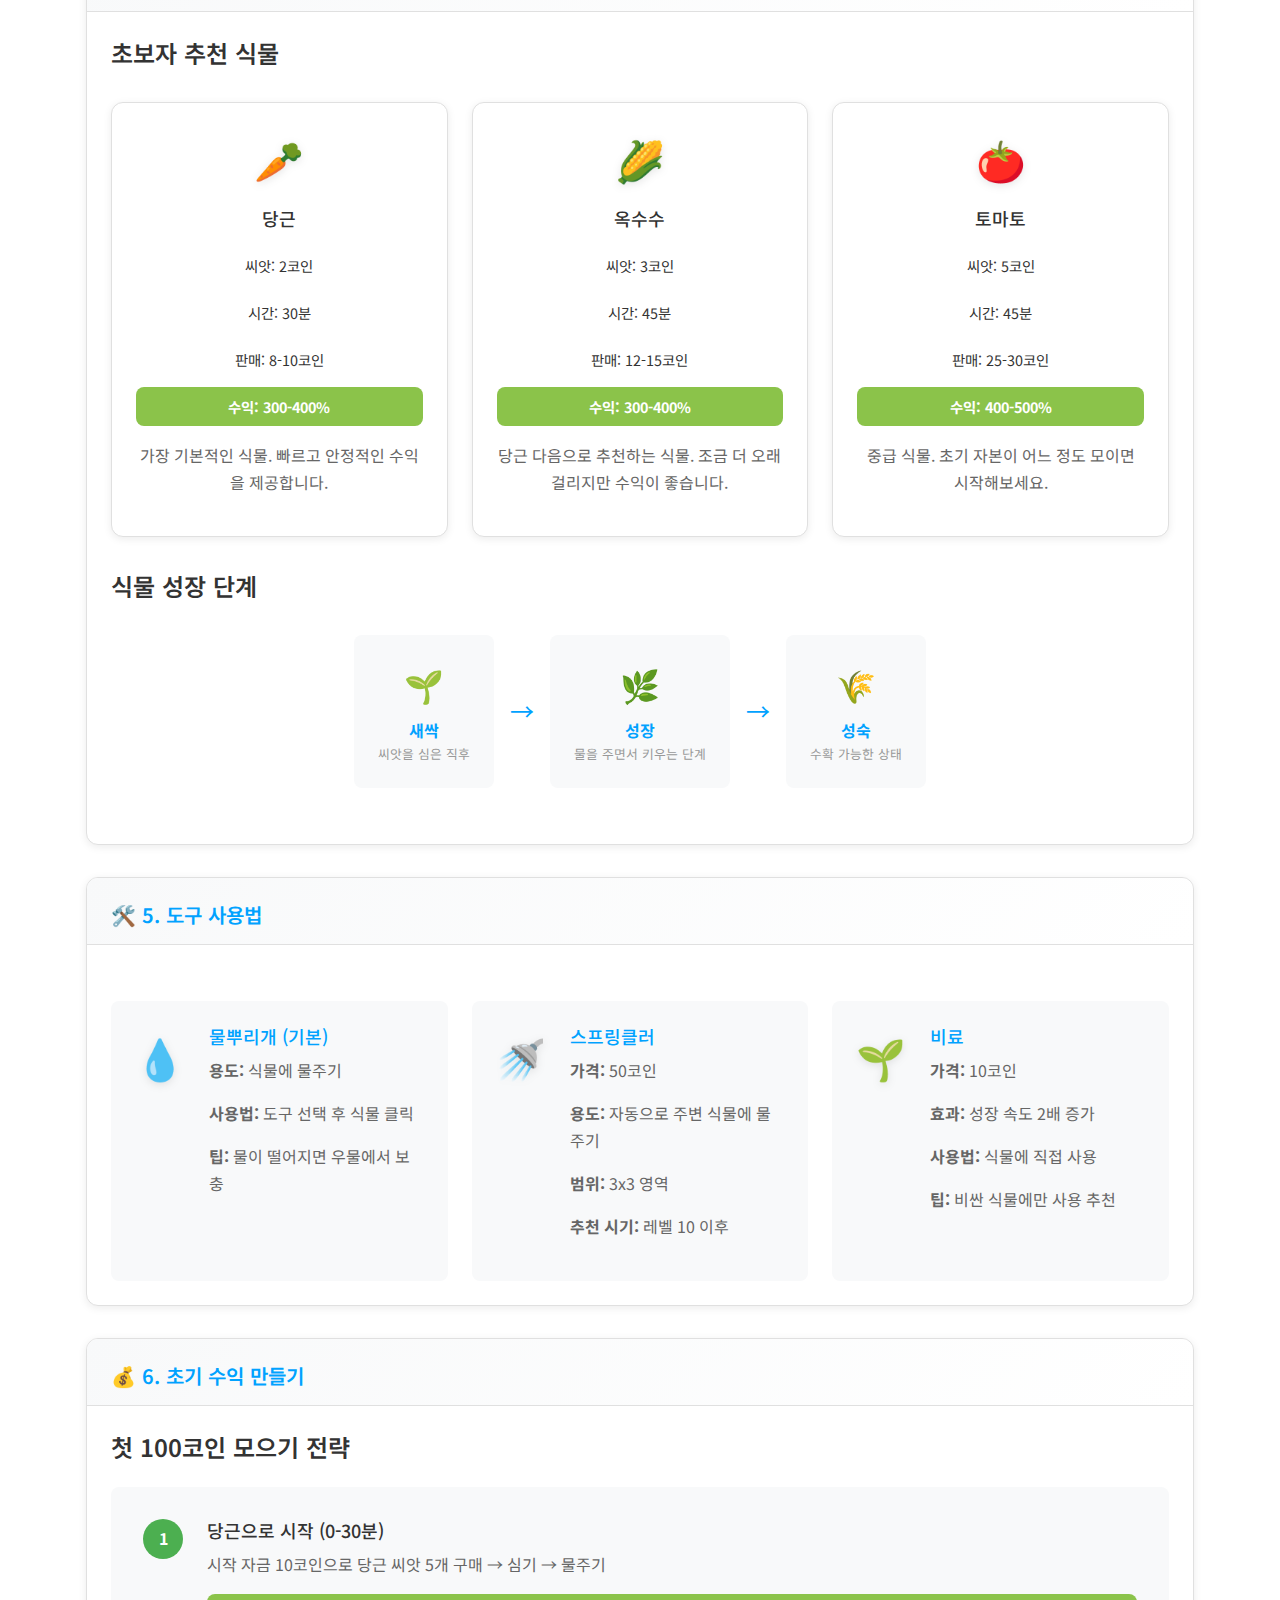
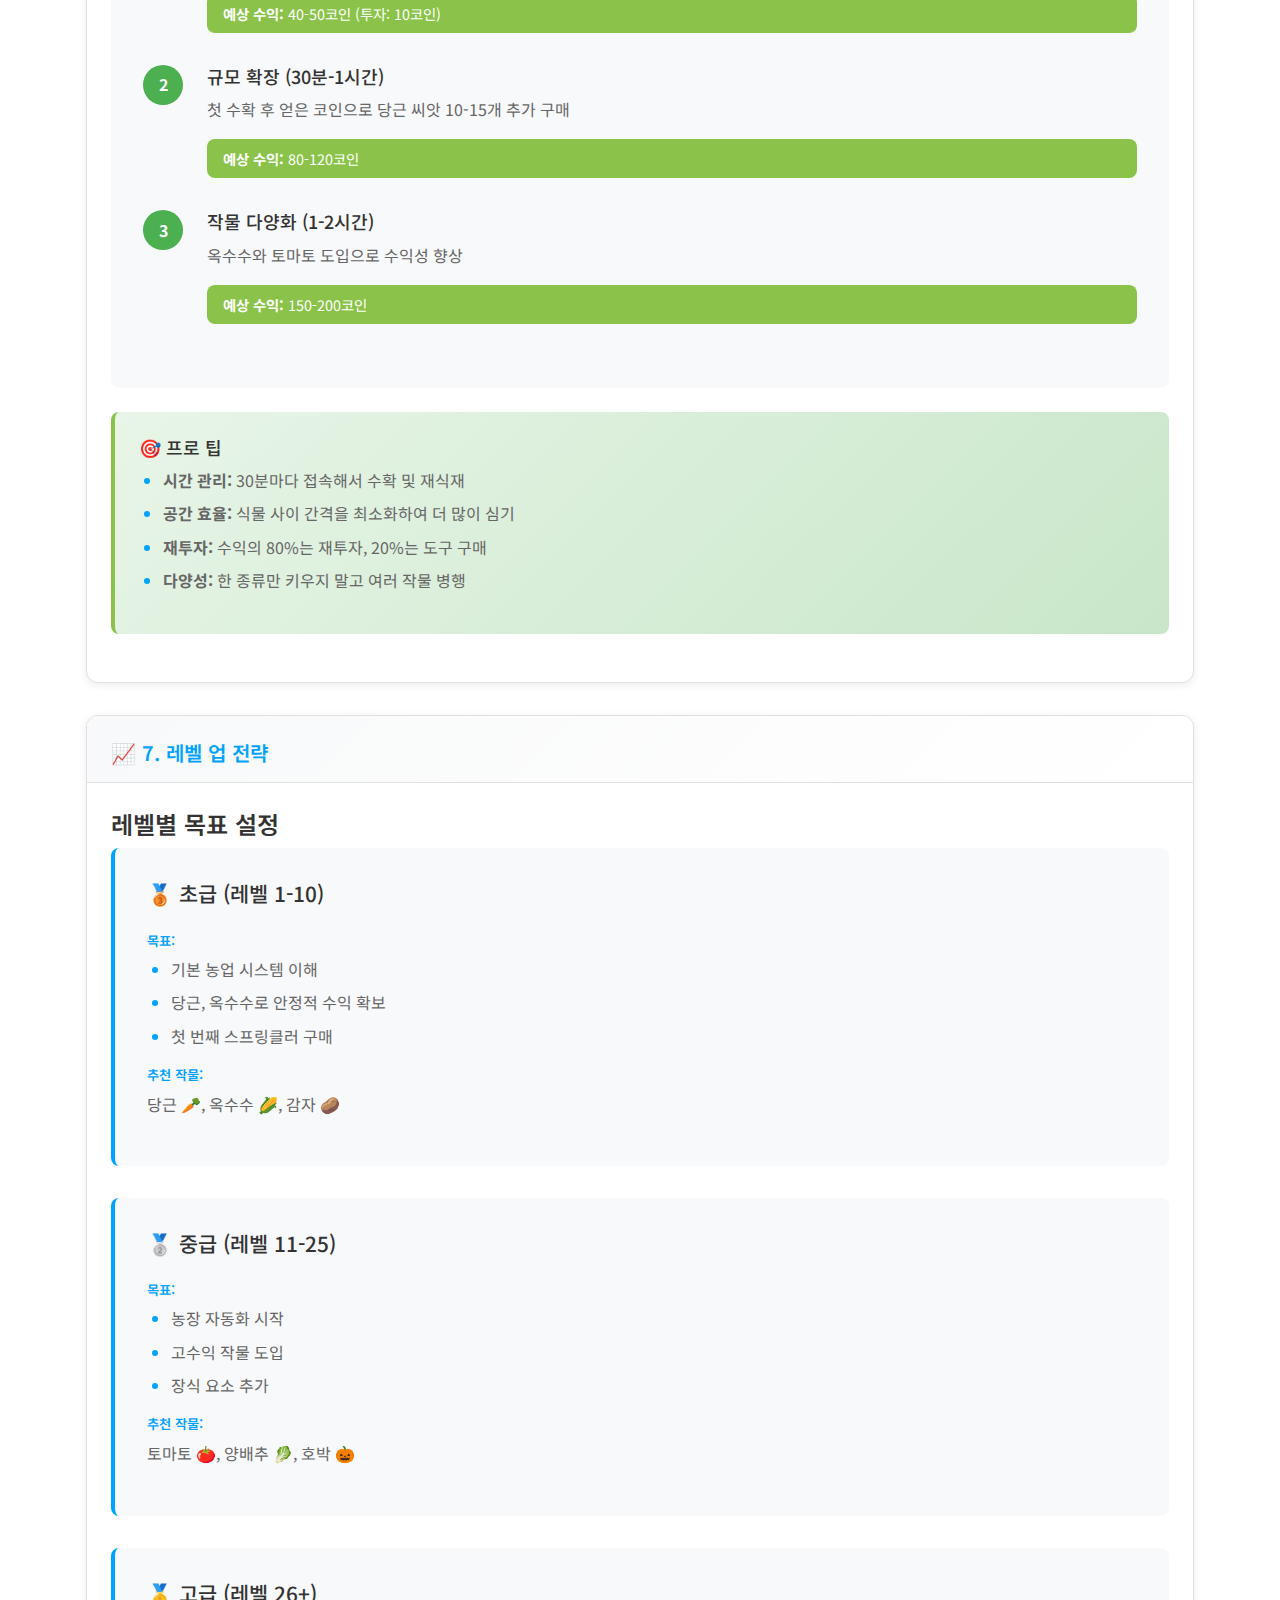
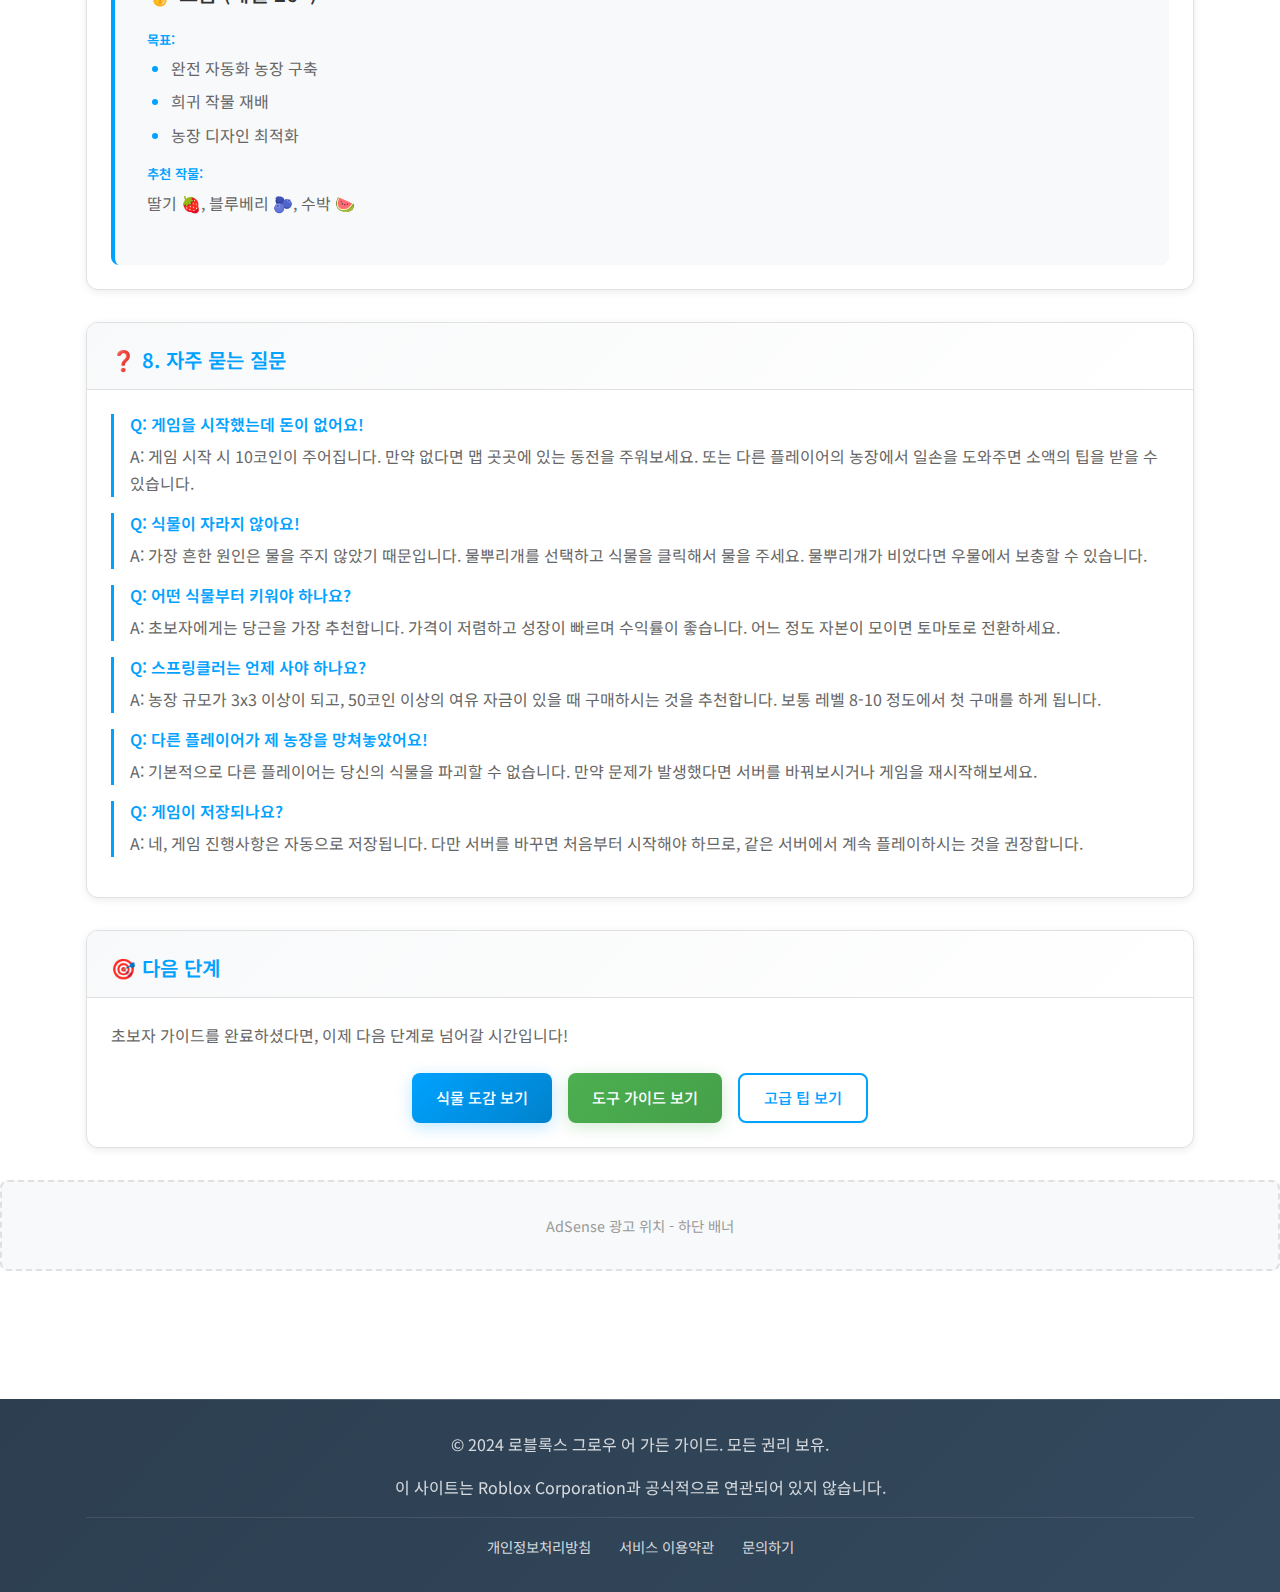
<file: beginner-guide.html>
<!DOCTYPE html>
<html lang="ko">
<head>
    <meta charset="UTF-8">
    <meta name="viewport" content="width=device-width, initial-scale=1.0">
    <meta http-equiv="X-UA-Compatible" content="IE=edge">
    
    <!-- SEO Meta Tags -->
    <title>초보자 완벽 가이드 | 로블록스 그로우 어 가든 게임 시작부터 첫 수익까지</title>
    <meta name="description" content="로블록스 그로우 어 가든 초보자 완벽 가이드! 게임 접속부터 첫 농장 만들기, 당근 키우기, 스프링클러 구매까지 8단계 상세 안내. 자주 묻는 질문 6개와 실전 팁으로 빠른 성장을 도와드립니다.">
    <meta name="keywords" content="로블록스 그로우 어 가든 초보자, Roblox Grow a Garden 시작, 로블록스 정원 게임 가이드, 그로우 어 가든 튜토리얼, 로블록스 농업 게임, 초보자 농장 만들기, 당근 키우기 방법, 스프링클러 사용법"
    <meta name="robots" content="index, follow">
    
    <!-- Open Graph -->
    <meta property="og:title" content="초보자 가이드 | 로블록스 그로우 어 가든">
    <meta property="og:description" content="게임을 처음 시작하는 분들을 위한 완벽한 초보자 가이드">
    <meta property="og:url" content="https://gagrecipe.pro/beginner-guide.html">
    <meta property="og:type" content="article">
    
    <!-- Stylesheets -->
    <link rel="stylesheet" href="assets/css/main.css">
    <link rel="stylesheet" href="assets/css/responsive.css">
    <link rel="stylesheet" href="assets/css/enhanced-hierarchy.css">
    
    <!-- Structured Data -->
    <script type="application/ld+json">
    {
        "@context": "https://schema.org",
        "@type": "HowTo",
        "name": "로블록스 그로우 어 가든 초보자 가이드",
        "description": "로블록스 그로우 어 가든 게임을 시작하는 완벽한 단계별 가이드",
        "image": "https://gagrecipe.pro/assets/images/beginner-guide-hero.jpg",
        "totalTime": "PT30M",
        "estimatedCost": {
            "@type": "MonetaryAmount",
            "currency": "FREE",
            "value": "0"
        },
        "supply": [{
            "@type": "HowToSupply",
            "name": "로블록스 계정"
        }, {
            "@type": "HowToSupply", 
            "name": "인터넷 연결"
        }],
        "tool": [{
            "@type": "HowToTool",
            "name": "PC 또는 모바일 기기"
        }],
        "step": [{
            "@type": "HowToStep",
            "name": "게임 접속",
            "text": "로블록스 앱을 실행하고 'Grow a Garden'을 검색하여 게임에 접속합니다.",
            "url": "https://gagrecipe.pro/beginner-guide.html#getting-started"
        }, {
            "@type": "HowToStep",
            "name": "첫 농장 만들기", 
            "text": "평평한 땅을 찾아 잡초와 돌을 제거한 후 5x5 크기의 농장을 만듭니다.",
            "url": "https://gagrecipe.pro/beginner-guide.html#first-farm"
        }, {
            "@type": "HowToStep",
            "name": "당근 씨앗 구매 및 심기",
            "text": "상점에서 당근 씨앗을 2코인에 구매하여 농장에 심습니다.",
            "url": "https://gagrecipe.pro/beginner-guide.html#plant-basics"
        }],
        "author": {
            "@type": "Organization",
            "name": "GAG 가이드",
            "url": "https://gagrecipe.pro/"
        },
        "datePublished": "2024-01-01",
        "dateModified": "2024-01-15"
    }
    </script>
    
    <!-- FAQ Schema for Beginner Guide -->
    <script type="application/ld+json">
    {
        "@context": "https://schema.org",
        "@type": "FAQPage",
        "mainEntity": [{
            "@type": "Question",
            "name": "게임을 시작했는데 돈이 없어요!",
            "acceptedAnswer": {
                "@type": "Answer",
                "text": "게임 시작 시 10코인이 주어집니다. 만약 없다면 맵 곳곳에 있는 동전을 주워보세요. 또는 다른 플레이어의 농장에서 일손을 도와주면 소액의 팁을 받을 수 있습니다."
            }
        }, {
            "@type": "Question",
            "name": "식물이 자라지 않아요!",
            "acceptedAnswer": {
                "@type": "Answer", 
                "text": "가장 흔한 원인은 물을 주지 않았기 때문입니다. 물뿌리개를 선택하고 식물을 클릭해서 물을 주세요. 물뿌리개가 비었다면 우물에서 보충할 수 있습니다."
            }
        }]
    }
    </script>
</head>
<body>
    <!-- Header Navigation -->
    <header class="header">
        <nav class="nav container">
            <a href="/" class="logo">GAG 가이드</a>
            
            <ul class="nav-menu">
                <li><a href="/" class="nav-link">홈페이지</a></li>
                <li><a href="beginner-guide.html" class="nav-link active">초보자 가이드</a></li>
                <li><a href="plant-encyclopedia.html" class="nav-link">식물 도감</a></li>
                <li><a href="items-tools.html" class="nav-link">아이템 & 도구</a></li>
                <li><a href="tips-strategies.html" class="nav-link">팁 & 전략</a></li>
                <li><a href="updates-news.html" class="nav-link">업데이트 & 뉴스</a></li>
            </ul>
            
            <div class="nav-controls">
                <button class="theme-toggle" aria-label="테마 전환">🌙</button>
                <button class="nav-toggle" aria-label="메뉴 전환">☰</button>
            </div>
        </nav>
    </header>

    <!-- Main Content -->
    <main class="main-content">
        <!-- Page Header -->
        <section class="hero-section">
            <div class="container">
                <h1 class="hero-title">초보자 가이드 🌱</h1>
                <p class="hero-subtitle">그로우 어 가든을 처음 시작하는 분들을 위한 완벽한 가이드</p>
                <div class="hero-actions">
                    <div class="hero-stats">
                        <div class="stat-item">
                            <div class="stat-number">8</div>
                            <div class="stat-label">단계별 가이드</div>
                        </div>
                        <div class="stat-item">
                            <div class="stat-number">30분</div>
                            <div class="stat-label">완주 시간</div>
                        </div>
                        <div class="stat-item">
                            <div class="stat-number">초보자</div>
                            <div class="stat-label">난이도</div>
                        </div>
                    </div>
                </div>
            </div>
        </section>

        <!-- Top Ad -->
        <div class="ad-container">
            <div class="ad-banner">AdSense 광고 위치 - 상단 배너</div>
        </div>

        <div class="container">
            <!-- Table of Contents -->
            <section class="toc-section mb-4">
                <div class="card">
                    <div class="card-header">
                        <h2>📋 목차</h2>
                    </div>
                    <div class="card-body">
                        <div class="row">
                            <div class="col-md-6">
                                <ul class="toc-list">
                                    <li><a href="#getting-started">1. 게임 시작하기</a></li>
                                    <li><a href="#basic-controls">2. 기본 조작법</a></li>
                                    <li><a href="#first-farm">3. 첫 농장 만들기</a></li>
                                    <li><a href="#plant-basics">4. 식물 기초 지식</a></li>
                                </ul>
                            </div>
                            <div class="col-md-6">
                                <ul class="toc-list">
                                    <li><a href="#tools-guide">5. 도구 사용법</a></li>
                                    <li><a href="#money-making">6. 초기 수익 만들기</a></li>
                                    <li><a href="#level-progression">7. 레벨 업 전략</a></li>
                                    <li><a href="#faq">8. 자주 묻는 질문</a></li>
                                </ul>
                            </div>
                        </div>
                    </div>
                </div>
            </section>

            <!-- Getting Started -->
            <section id="getting-started" class="guide-section mb-4">
                <div class="card">
                    <div class="card-header">
                        <h2>🎮 1. 게임 시작하기</h2>
                    </div>
                    <div class="card-body">
                        <h3>게임 접속 방법</h3>
                        <ol>
                            <li><strong>로블록스 앱 실행</strong> - PC, 모바일, 태블릿 모두 가능</li>
                            <li><strong>검색창에 "Grow a Garden" 입력</strong></li>
                            <li><strong>게임 선택 후 플레이 버튼 클릭</strong></li>
                            <li><strong>서버 선택</strong> - 친구와 함께 플레이하려면 같은 서버 선택</li>
                        </ol>

                        <div class="tip-box mt-3">
                            <h4>💡 첫 접속 팁</h4>
                            <ul>
                                <li>인터넷 연결이 안정적인 곳에서 플레이하세요</li>
                                <li>처음에는 튜토리얼을 꼭 따라해보세요</li>
                                <li>다른 플레이어들의 농장을 구경해보며 아이디어를 얻으세요</li>
                            </ul>
                        </div>
                    </div>
                </div>
            </section>

            <!-- Basic Controls -->
            <section id="basic-controls" class="guide-section mb-4">
                <div class="card">
                    <div class="card-header">
                        <h2>🎯 2. 기본 조작법</h2>
                    </div>
                    <div class="card-body">
                        <div class="row">
                            <div class="col-md-6">
                                <h3>PC 조작법</h3>
                                <div class="controls-table">
                                    <div class="control-item">
                                        <span class="key">WASD</span>
                                        <span class="action">이동</span>
                                    </div>
                                    <div class="control-item">
                                        <span class="key">마우스</span>
                                        <span class="action">카메라 회전</span>
                                    </div>
                                    <div class="control-item">
                                        <span class="key">클릭</span>
                                        <span class="action">상호작용</span>
                                    </div>
                                    <div class="control-item">
                                        <span class="key">Space</span>
                                        <span class="action">점프</span>
                                    </div>
                                    <div class="control-item">
                                        <span class="key">Shift</span>
                                        <span class="action">달리기</span>
                                    </div>
                                </div>
                            </div>
                            <div class="col-md-6">
                                <h3>모바일 조작법</h3>
                                <ul>
                                    <li><strong>화면 왼쪽</strong>: 가상 조이스틱으로 이동</li>
                                    <li><strong>화면 오른쪽</strong>: 터치 드래그로 카메라 회전</li>
                                    <li><strong>터치</strong>: 오브젝트와 상호작용</li>
                                    <li><strong>점프 버튼</strong>: 화면 우하단의 점프 버튼</li>
                                </ul>
                            </div>
                        </div>
                    </div>
                </div>
            </section>

            <!-- Ad Middle -->
            <div class="ad-container">
                <div class="ad-banner">AdSense 광고 위치 - 중간 배너</div>
            </div>

            <!-- First Farm -->
            <section id="first-farm" class="guide-section mb-4">
                <div class="card">
                    <div class="card-header">
                        <h2>🌾 3. 첫 농장 만들기</h2>
                    </div>
                    <div class="card-body">
                        <h3>단계별 농장 설정</h3>
                        
                        <div class="step-guide">
                            <div class="step">
                                <div class="step-number">1</div>
                                <div class="step-content">
                                    <h4>땅 정리하기</h4>
                                    <p>스폰 지점 근처의 평평한 땅을 찾아 잡초와 돌을 제거하세요. 최소 5x5 크기의 공간이 필요합니다.</p>
                                </div>
                            </div>

                            <div class="step">
                                <div class="step-number">2</div>
                                <div class="step-content">
                                    <h4>첫 번째 씨앗 구매</h4>
                                    <p>상점에서 <strong>당근 씨앗</strong>을 구매하세요. 가격이 저렴하고 성장이 빠릅니다.</p>
                                    <ul>
                                        <li>당근 씨앗: 2코인</li>
                                        <li>성장 시간: 30분</li>
                                        <li>판매 가격: 8-10코인</li>
                                    </ul>
                                </div>
                            </div>

                            <div class="step">
                                <div class="step-number">3</div>
                                <div class="step-content">
                                    <h4>씨앗 심기</h4>
                                    <p>인벤토리에서 씨앗을 선택하고 땅을 클릭하여 심으세요. 처음에는 3-4개 정도만 심는 것을 추천합니다.</p>
                                </div>
                            </div>

                            <div class="step">
                                <div class="step-number">4</div>
                                <div class="step-content">
                                    <h4>물주기</h4>
                                    <p>기본 물뿌리개를 사용해 심은 식물에 물을 주세요. 물을 주지 않으면 식물이 자라지 않습니다!</p>
                                </div>
                            </div>
                        </div>

                        <div class="warning-box mt-3">
                            <h4>⚠️ 주의사항</h4>
                            <ul>
                                <li>식물은 정기적으로 물을 줘야 합니다</li>
                                <li>다른 플레이어의 땅에는 심을 수 없습니다</li>
                                <li>너무 많이 심으면 관리가 어려워집니다</li>
                            </ul>
                        </div>
                    </div>
                </div>
            </section>

            <!-- Plant Basics -->
            <section id="plant-basics" class="guide-section mb-4">
                <div class="card">
                    <div class="card-header">
                        <h2>🌱 4. 식물 기초 지식</h2>
                    </div>
                    <div class="card-body">
                        <h3>초보자 추천 식물</h3>
                        
                        <div class="plant-grid">
                            <div class="plant-card">
                                <div class="plant-icon">🥕</div>
                                <h4>당근</h4>
                                <div class="plant-stats">
                                    <div class="stat">씨앗: 2코인</div>
                                    <div class="stat">시간: 30분</div>
                                    <div class="stat">판매: 8-10코인</div>
                                    <div class="stat profit">수익: 300-400%</div>
                                </div>
                                <p>가장 기본적인 식물. 빠르고 안정적인 수익을 제공합니다.</p>
                            </div>

                            <div class="plant-card">
                                <div class="plant-icon">🌽</div>
                                <h4>옥수수</h4>
                                <div class="plant-stats">
                                    <div class="stat">씨앗: 3코인</div>
                                    <div class="stat">시간: 45분</div>
                                    <div class="stat">판매: 12-15코인</div>
                                    <div class="stat profit">수익: 300-400%</div>
                                </div>
                                <p>당근 다음으로 추천하는 식물. 조금 더 오래 걸리지만 수익이 좋습니다.</p>
                            </div>

                            <div class="plant-card">
                                <div class="plant-icon">🍅</div>
                                <h4>토마토</h4>
                                <div class="plant-stats">
                                    <div class="stat">씨앗: 5코인</div>
                                    <div class="stat">시간: 45분</div>
                                    <div class="stat">판매: 25-30코인</div>
                                    <div class="stat profit">수익: 400-500%</div>
                                </div>
                                <p>중급 식물. 초기 자본이 어느 정도 모이면 시작해보세요.</p>
                            </div>
                        </div>

                        <h3 class="mt-4">식물 성장 단계</h3>
                        <div class="growth-stages">
                            <div class="stage">
                                <div class="stage-icon">🌱</div>
                                <div class="stage-name">새싹</div>
                                <div class="stage-desc">씨앗을 심은 직후</div>
                            </div>
                            <div class="arrow">→</div>
                            <div class="stage">
                                <div class="stage-icon">🌿</div>
                                <div class="stage-name">성장</div>
                                <div class="stage-desc">물을 주면서 키우는 단계</div>
                            </div>
                            <div class="arrow">→</div>
                            <div class="stage">
                                <div class="stage-icon">🌾</div>
                                <div class="stage-name">성숙</div>
                                <div class="stage-desc">수확 가능한 상태</div>
                            </div>
                        </div>
                    </div>
                </div>
            </section>

            <!-- Tools Guide -->
            <section id="tools-guide" class="guide-section mb-4">
                <div class="card">
                    <div class="card-header">
                        <h2>🛠️ 5. 도구 사용법</h2>
                    </div>
                    <div class="card-body">
                        <div class="tools-grid">
                            <div class="tool-item">
                                <div class="tool-icon">💧</div>
                                <div class="tool-info">
                                    <h4>물뿌리개 (기본)</h4>
                                    <p><strong>용도:</strong> 식물에 물주기</p>
                                    <p><strong>사용법:</strong> 도구 선택 후 식물 클릭</p>
                                    <p><strong>팁:</strong> 물이 떨어지면 우물에서 보충</p>
                                </div>
                            </div>

                            <div class="tool-item">
                                <div class="tool-icon">🚿</div>
                                <div class="tool-info">
                                    <h4>스프링클러</h4>
                                    <p><strong>가격:</strong> 50코인</p>
                                    <p><strong>용도:</strong> 자동으로 주변 식물에 물주기</p>
                                    <p><strong>범위:</strong> 3x3 영역</p>
                                    <p><strong>추천 시기:</strong> 레벨 10 이후</p>
                                </div>
                            </div>

                            <div class="tool-item">
                                <div class="tool-icon">🌱</div>
                                <div class="tool-info">
                                    <h4>비료</h4>
                                    <p><strong>가격:</strong> 10코인</p>
                                    <p><strong>효과:</strong> 성장 속도 2배 증가</p>
                                    <p><strong>사용법:</strong> 식물에 직접 사용</p>
                                    <p><strong>팁:</strong> 비싼 식물에만 사용 추천</p>
                                </div>
                            </div>
                        </div>
                    </div>
                </div>
            </section>

            <!-- Money Making -->
            <section id="money-making" class="guide-section mb-4">
                <div class="card">
                    <div class="card-header">
                        <h2>💰 6. 초기 수익 만들기</h2>
                    </div>
                    <div class="card-body">
                        <h3>첫 100코인 모으기 전략</h3>
                        
                        <div class="strategy-timeline">
                            <div class="timeline-item">
                                <div class="timeline-marker">1</div>
                                <div class="timeline-content">
                                    <h4>당근으로 시작 (0-30분)</h4>
                                    <p>시작 자금 10코인으로 당근 씨앗 5개 구매 → 심기 → 물주기</p>
                                    <div class="calculation">
                                        <strong>예상 수익:</strong> 40-50코인 (투자: 10코인)
                                    </div>
                                </div>
                            </div>

                            <div class="timeline-item">
                                <div class="timeline-marker">2</div>
                                <div class="timeline-content">
                                    <h4>규모 확장 (30분-1시간)</h4>
                                    <p>첫 수확 후 얻은 코인으로 당근 씨앗 10-15개 추가 구매</p>
                                    <div class="calculation">
                                        <strong>예상 수익:</strong> 80-120코인
                                    </div>
                                </div>
                            </div>

                            <div class="timeline-item">
                                <div class="timeline-marker">3</div>
                                <div class="timeline-content">
                                    <h4>작물 다양화 (1-2시간)</h4>
                                    <p>옥수수와 토마토 도입으로 수익성 향상</p>
                                    <div class="calculation">
                                        <strong>예상 수익:</strong> 150-200코인
                                    </div>
                                </div>
                            </div>
                        </div>

                        <div class="pro-tip mt-4">
                            <h4>🎯 프로 팁</h4>
                            <ul>
                                <li><strong>시간 관리:</strong> 30분마다 접속해서 수확 및 재식재</li>
                                <li><strong>공간 효율:</strong> 식물 사이 간격을 최소화하여 더 많이 심기</li>
                                <li><strong>재투자:</strong> 수익의 80%는 재투자, 20%는 도구 구매</li>
                                <li><strong>다양성:</strong> 한 종류만 키우지 말고 여러 작물 병행</li>
                            </ul>
                        </div>
                    </div>
                </div>
            </section>

            <!-- Level Progression -->
            <section id="level-progression" class="guide-section mb-4">
                <div class="card">
                    <div class="card-header">
                        <h2>📈 7. 레벨 업 전략</h2>
                    </div>
                    <div class="card-body">
                        <h3>레벨별 목표 설정</h3>
                        
                        <div class="level-guide">
                            <div class="level-tier">
                                <h4>🥉 초급 (레벨 1-10)</h4>
                                <div class="level-goals">
                                    <h5>목표:</h5>
                                    <ul>
                                        <li>기본 농업 시스템 이해</li>
                                        <li>당근, 옥수수로 안정적 수익 확보</li>
                                        <li>첫 번째 스프링클러 구매</li>
                                    </ul>
                                    <h5>추천 작물:</h5>
                                    <p>당근 🥕, 옥수수 🌽, 감자 🥔</p>
                                </div>
                            </div>

                            <div class="level-tier">
                                <h4>🥈 중급 (레벨 11-25)</h4>
                                <div class="level-goals">
                                    <h5>목표:</h5>
                                    <ul>
                                        <li>농장 자동화 시작</li>
                                        <li>고수익 작물 도입</li>
                                        <li>장식 요소 추가</li>
                                    </ul>
                                    <h5>추천 작물:</h5>
                                    <p>토마토 🍅, 양배추 🥬, 호박 🎃</p>
                                </div>
                            </div>

                            <div class="level-tier">
                                <h4>🥇 고급 (레벨 26+)</h4>
                                <div class="level-goals">
                                    <h5>목표:</h5>
                                    <ul>
                                        <li>완전 자동화 농장 구축</li>
                                        <li>희귀 작물 재배</li>
                                        <li>농장 디자인 최적화</li>
                                    </ul>
                                    <h5>추천 작물:</h5>
                                    <p>딸기 🍓, 블루베리 🫐, 수박 🍉</p>
                                </div>
                            </div>
                        </div>
                    </div>
                </div>
            </section>

            <!-- FAQ Section -->
            <section id="faq" class="guide-section mb-4">
                <div class="card">
                    <div class="card-header">
                        <h2>❓ 8. 자주 묻는 질문</h2>
                    </div>
                    <div class="card-body">
                        <div class="faq-list">
                            <div class="faq-item">
                                <h5>Q: 게임을 시작했는데 돈이 없어요!</h5>
                                <p>A: 게임 시작 시 10코인이 주어집니다. 만약 없다면 맵 곳곳에 있는 동전을 주워보세요. 또는 다른 플레이어의 농장에서 일손을 도와주면 소액의 팁을 받을 수 있습니다.</p>
                            </div>

                            <div class="faq-item">
                                <h5>Q: 식물이 자라지 않아요!</h5>
                                <p>A: 가장 흔한 원인은 물을 주지 않았기 때문입니다. 물뿌리개를 선택하고 식물을 클릭해서 물을 주세요. 물뿌리개가 비었다면 우물에서 보충할 수 있습니다.</p>
                            </div>

                            <div class="faq-item">
                                <h5>Q: 어떤 식물부터 키워야 하나요?</h5>
                                <p>A: 초보자에게는 당근을 가장 추천합니다. 가격이 저렴하고 성장이 빠르며 수익률이 좋습니다. 어느 정도 자본이 모이면 토마토로 전환하세요.</p>
                            </div>

                            <div class="faq-item">
                                <h5>Q: 스프링클러는 언제 사야 하나요?</h5>
                                <p>A: 농장 규모가 3x3 이상이 되고, 50코인 이상의 여유 자금이 있을 때 구매하시는 것을 추천합니다. 보통 레벨 8-10 정도에서 첫 구매를 하게 됩니다.</p>
                            </div>

                            <div class="faq-item">
                                <h5>Q: 다른 플레이어가 제 농장을 망쳐놓았어요!</h5>
                                <p>A: 기본적으로 다른 플레이어는 당신의 식물을 파괴할 수 없습니다. 만약 문제가 발생했다면 서버를 바꿔보시거나 게임을 재시작해보세요.</p>
                            </div>

                            <div class="faq-item">
                                <h5>Q: 게임이 저장되나요?</h5>
                                <p>A: 네, 게임 진행사항은 자동으로 저장됩니다. 다만 서버를 바꾸면 처음부터 시작해야 하므로, 같은 서버에서 계속 플레이하시는 것을 권장합니다.</p>
                            </div>
                        </div>
                    </div>
                </div>
            </section>

            <!-- Next Steps -->
            <section class="next-steps mb-4">
                <div class="card">
                    <div class="card-header">
                        <h2>🎯 다음 단계</h2>
                    </div>
                    <div class="card-body">
                        <p>초보자 가이드를 완료하셨다면, 이제 다음 단계로 넘어갈 시간입니다!</p>
                        
                        <div class="next-actions">
                            <a href="plant-encyclopedia.html" class="btn btn-primary">식물 도감 보기</a>
                            <a href="items-tools.html" class="btn btn-secondary">도구 가이드 보기</a>
                            <a href="tips-strategies.html" class="btn btn-outline">고급 팁 보기</a>
                        </div>
                    </div>
                </div>
            </section>
        </div>

        <!-- Bottom Ad -->
        <div class="ad-container">
            <div class="ad-banner">AdSense 광고 위치 - 하단 배너</div>
        </div>
    </main>

    <!-- Footer -->
    <footer class="footer">
        <div class="container">
            <div class="footer-content">
                <p>&copy; 2024 로블록스 그로우 어 가든 가이드. 모든 권리 보유.</p>
                <p>이 사이트는 Roblox Corporation과 공식적으로 연관되어 있지 않습니다.</p>
                <div class="footer-legal mt-2">
                    <a href="privacy-policy.html" class="text-white me-3">개인정보처리방침</a>
                    <a href="terms-of-service.html" class="text-white me-3">서비스 이용약관</a>
                    <a href="mailto:admin@gagrecipe.pro" class="text-white">문의하기</a>
                </div>
            </div>
        </div>
    </footer>

    <!-- Back to Top Button -->
    <button class="back-to-top" aria-label="맨 위로 이동">↑</button>

    <!-- Scripts -->
    <script src="assets/js/main.js"></script>
    <script src="assets/js/cookie-consent.js"></script>
</body>
</html>
</file>
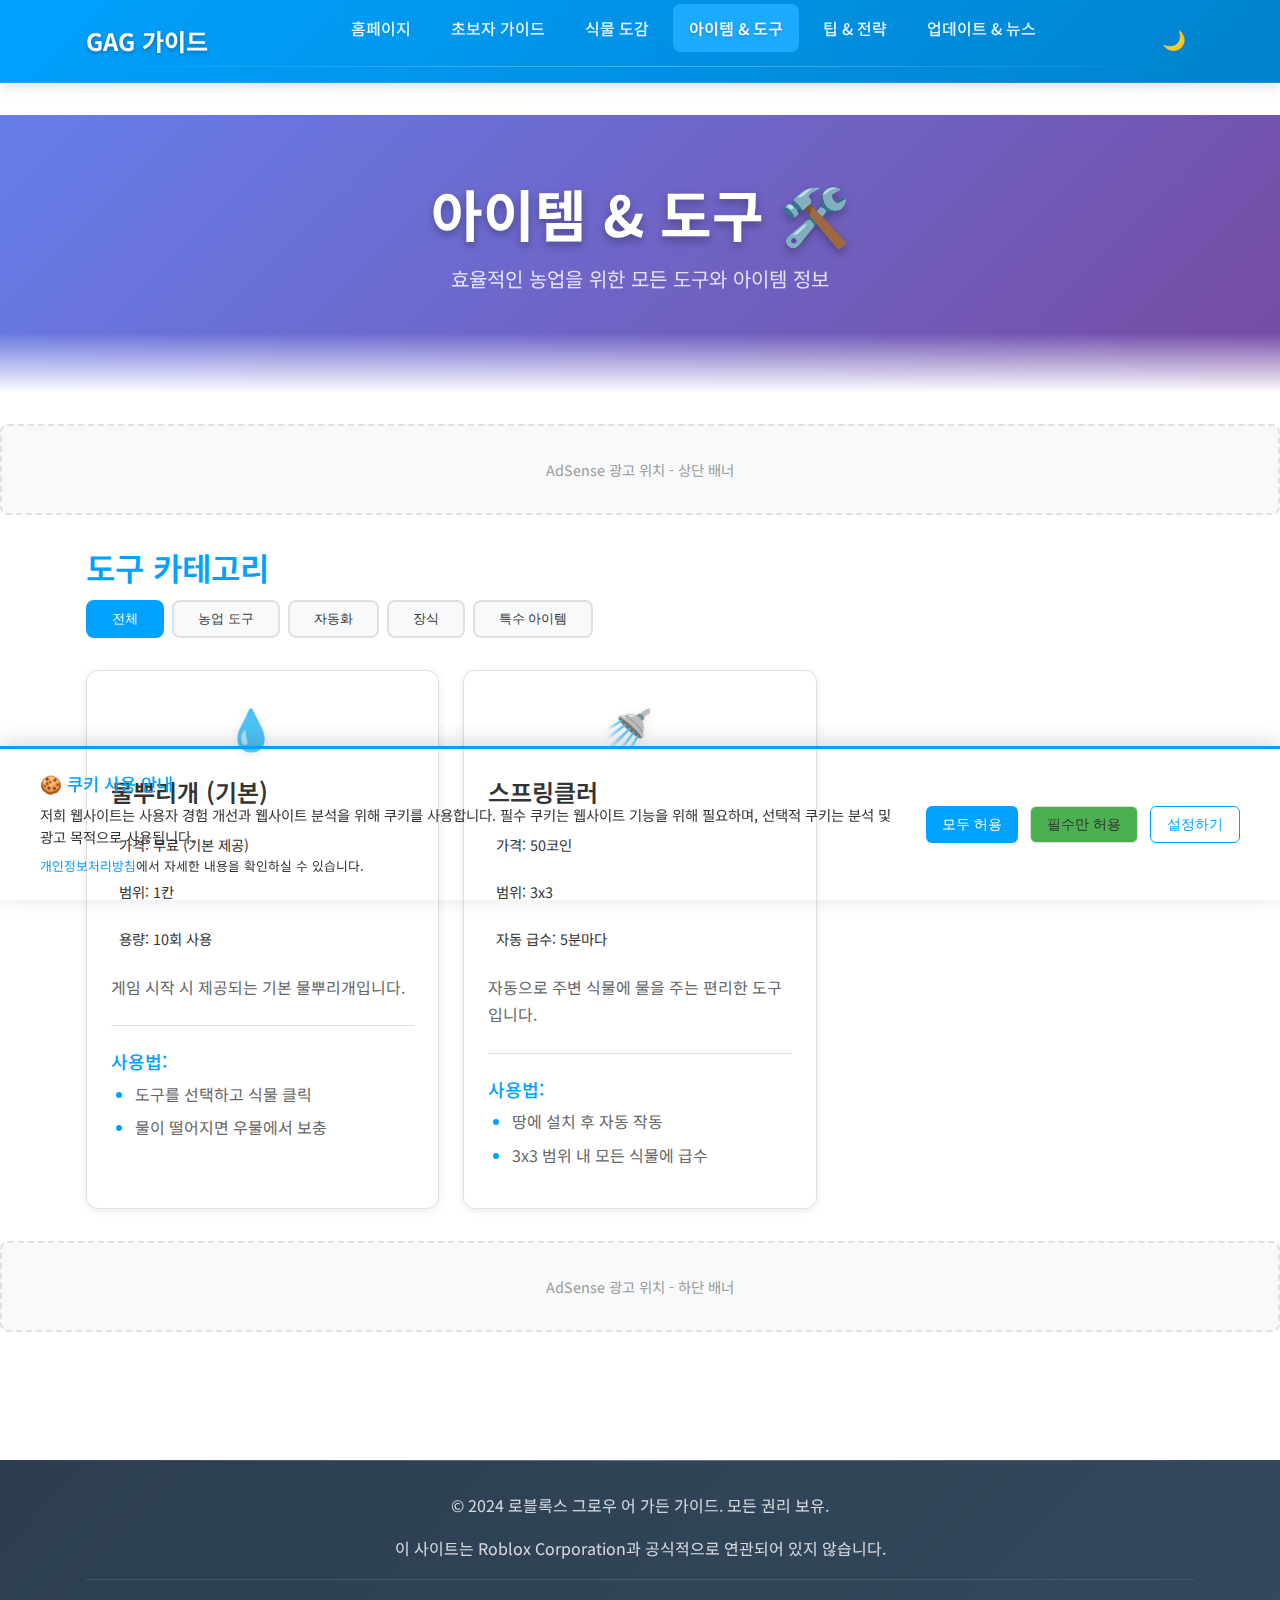
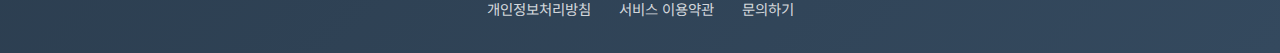
<file: items-tools.html>
<!DOCTYPE html>
<html lang="ko">
<head>
    <meta charset="UTF-8">
    <meta name="viewport" content="width=device-width, initial-scale=1.0">
    <title>아이템 & 도구 | 로블록스 그로우 어 가든 완벽 공략</title>
    <meta name="description" content="로블록스 그로우 어 가든의 모든 도구와 아이템 정보! 가격, 효과, 사용법까지 완벽 정리된 아이템 가이드입니다.">
    <link rel="stylesheet" href="assets/css/main.css">
    <link rel="stylesheet" href="assets/css/responsive.css">
    <link rel="stylesheet" href="assets/css/enhanced-hierarchy.css">
</head>
<body>
    <header class="header">
        <nav class="nav container">
            <a href="/" class="logo">GAG 가이드</a>
            <ul class="nav-menu">
                <li><a href="/" class="nav-link">홈페이지</a></li>
                <li><a href="beginner-guide.html" class="nav-link">초보자 가이드</a></li>
                <li><a href="plant-encyclopedia.html" class="nav-link">식물 도감</a></li>
                <li><a href="items-tools.html" class="nav-link active">아이템 & 도구</a></li>
                <li><a href="tips-strategies.html" class="nav-link">팁 & 전략</a></li>
                <li><a href="updates-news.html" class="nav-link">업데이트 & 뉴스</a></li>
            </ul>
            <div class="nav-controls">
                <button class="theme-toggle" aria-label="테마 전환">🌙</button>
                <button class="nav-toggle" aria-label="메뉴 전환">☰</button>
            </div>
        </nav>
    </header>

    <main class="main-content">
        <section class="hero-section">
            <div class="container">
                <h1 class="hero-title">아이템 & 도구 🛠️</h1>
                <p class="hero-subtitle">효율적인 농업을 위한 모든 도구와 아이템 정보</p>
            </div>
        </section>

        <div class="ad-container">
            <div class="ad-banner">AdSense 광고 위치 - 상단 배너</div>
        </div>

        <div class="container">
            <section class="tools-categories mb-4">
                <h2>도구 카테고리</h2>
                <div class="category-tabs">
                    <button class="category-tab active" data-category="all">전체</button>
                    <button class="category-tab" data-category="farming">농업 도구</button>
                    <button class="category-tab" data-category="automation">자동화</button>
                    <button class="category-tab" data-category="decoration">장식</button>
                    <button class="category-tab" data-category="special">특수 아이템</button>
                </div>
            </section>

            <section class="tools-grid">
                <div class="tool-card" data-category="farming">
                    <div class="tool-icon">💧</div>
                    <h3>물뿌리개 (기본)</h3>
                    <div class="tool-stats">
                        <div class="stat">가격: 무료 (기본 제공)</div>
                        <div class="stat">범위: 1칸</div>
                        <div class="stat">용량: 10회 사용</div>
                    </div>
                    <p>게임 시작 시 제공되는 기본 물뿌리개입니다.</p>
                    <div class="usage-guide">
                        <h4>사용법:</h4>
                        <ul>
                            <li>도구를 선택하고 식물 클릭</li>
                            <li>물이 떨어지면 우물에서 보충</li>
                        </ul>
                    </div>
                </div>

                <div class="tool-card" data-category="automation" id="sprinkler">
                    <div class="tool-icon">🚿</div>
                    <h3>스프링클러</h3>
                    <div class="tool-stats">
                        <div class="stat">가격: 50코인</div>
                        <div class="stat">범위: 3x3</div>
                        <div class="stat">자동 급수: 5분마다</div>
                    </div>
                    <p>자동으로 주변 식물에 물을 주는 편리한 도구입니다.</p>
                    <div class="usage-guide">
                        <h4>사용법:</h4>
                        <ul>
                            <li>땅에 설치 후 자동 작동</li>
                            <li>3x3 범위 내 모든 식물에 급수</li>
                        </ul>
                    </div>
                </div>

                <!-- 더 많은 도구 카드들... -->
            </section>
        </div>

        <div class="ad-container">
            <div class="ad-banner">AdSense 광고 위치 - 하단 배너</div>
        </div>
    </main>

    <footer class="footer">
        <div class="container">
            <div class="footer-content">
                <p>&copy; 2024 로블록스 그로우 어 가든 가이드. 모든 권리 보유.</p>
                <p>이 사이트는 Roblox Corporation과 공식적으로 연관되어 있지 않습니다.</p>
                <div class="footer-legal mt-2">
                    <a href="privacy-policy.html" class="text-white me-3">개인정보처리방침</a>
                    <a href="terms-of-service.html" class="text-white me-3">서비스 이용약관</a>
                    <a href="mailto:admin@gagrecipe.pro" class="text-white">문의하기</a>
                </div>
            </div>
        </div>
    </footer>

    <button class="back-to-top" aria-label="맨 위로 이동">↑</button>
    <script src="assets/js/main.js"></script>
    <script src="assets/js/cookie-consent.js"></script>
</body>
</html>
</file>
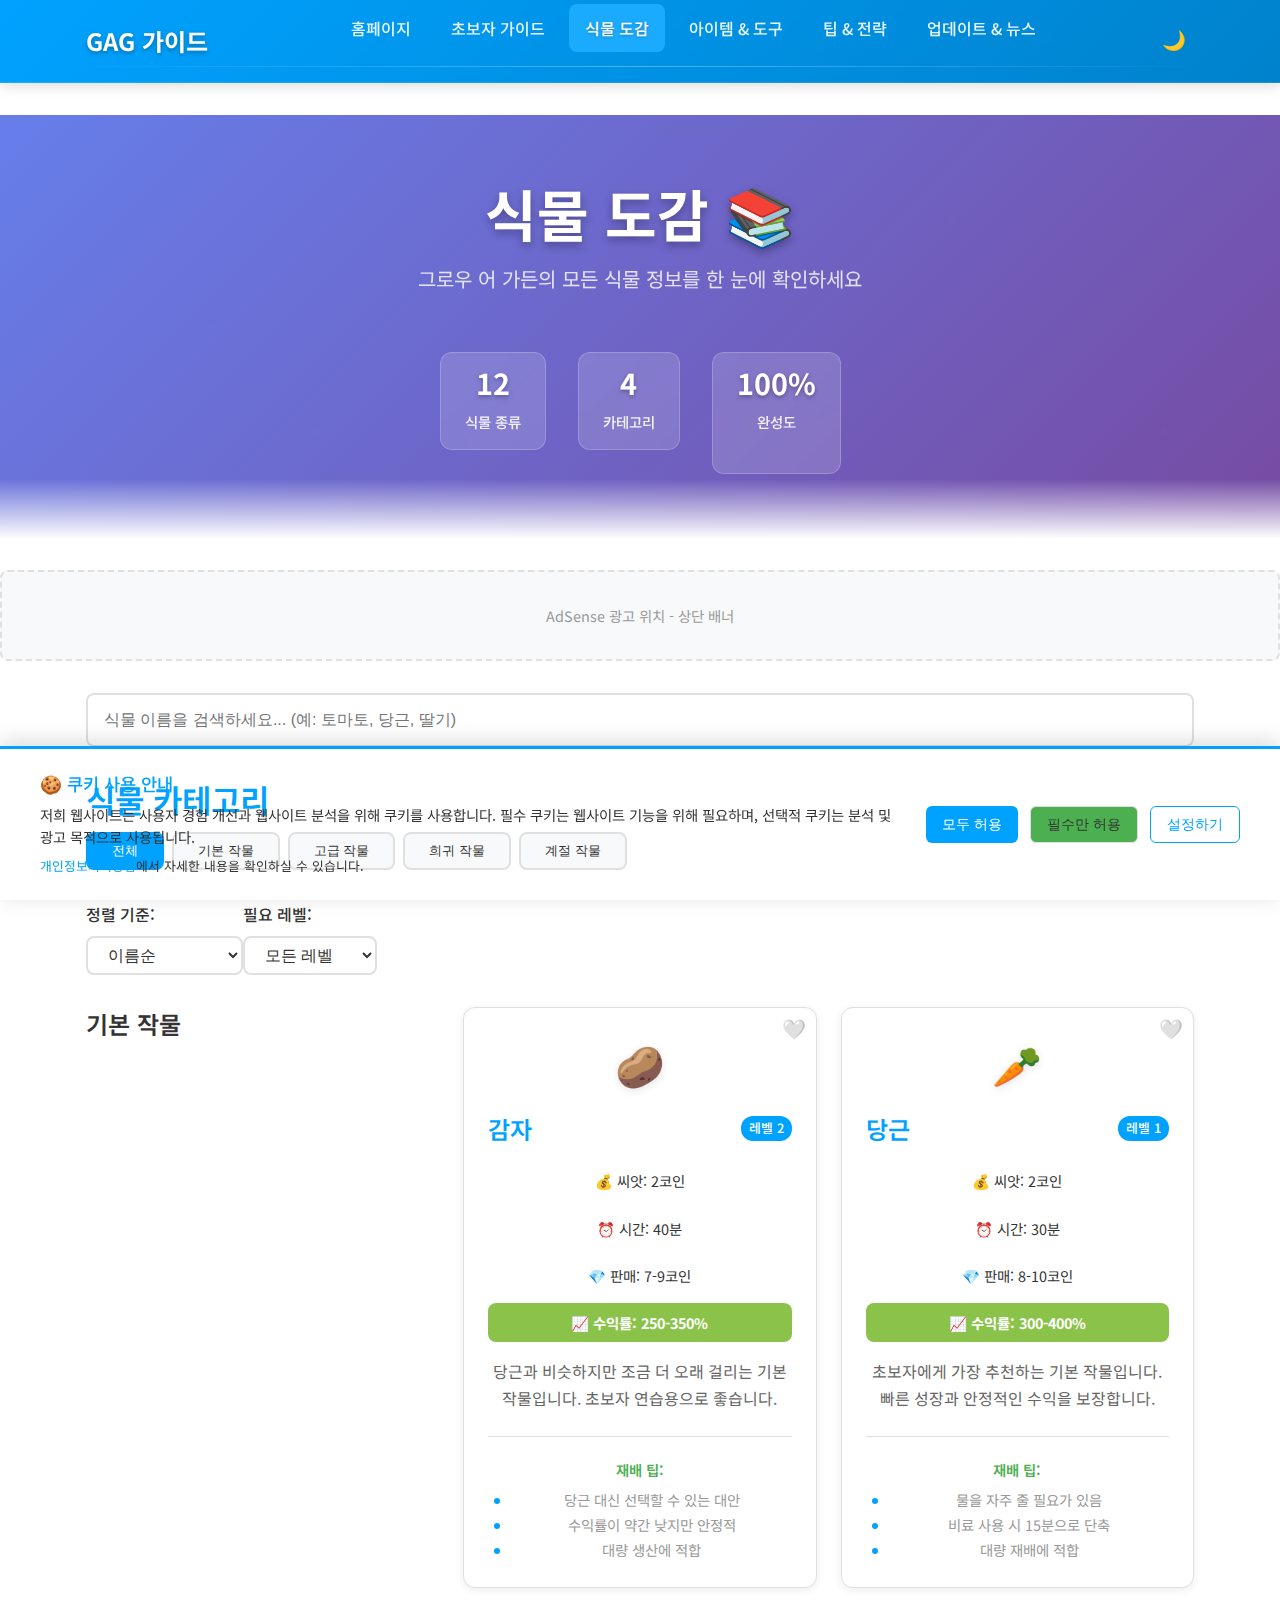
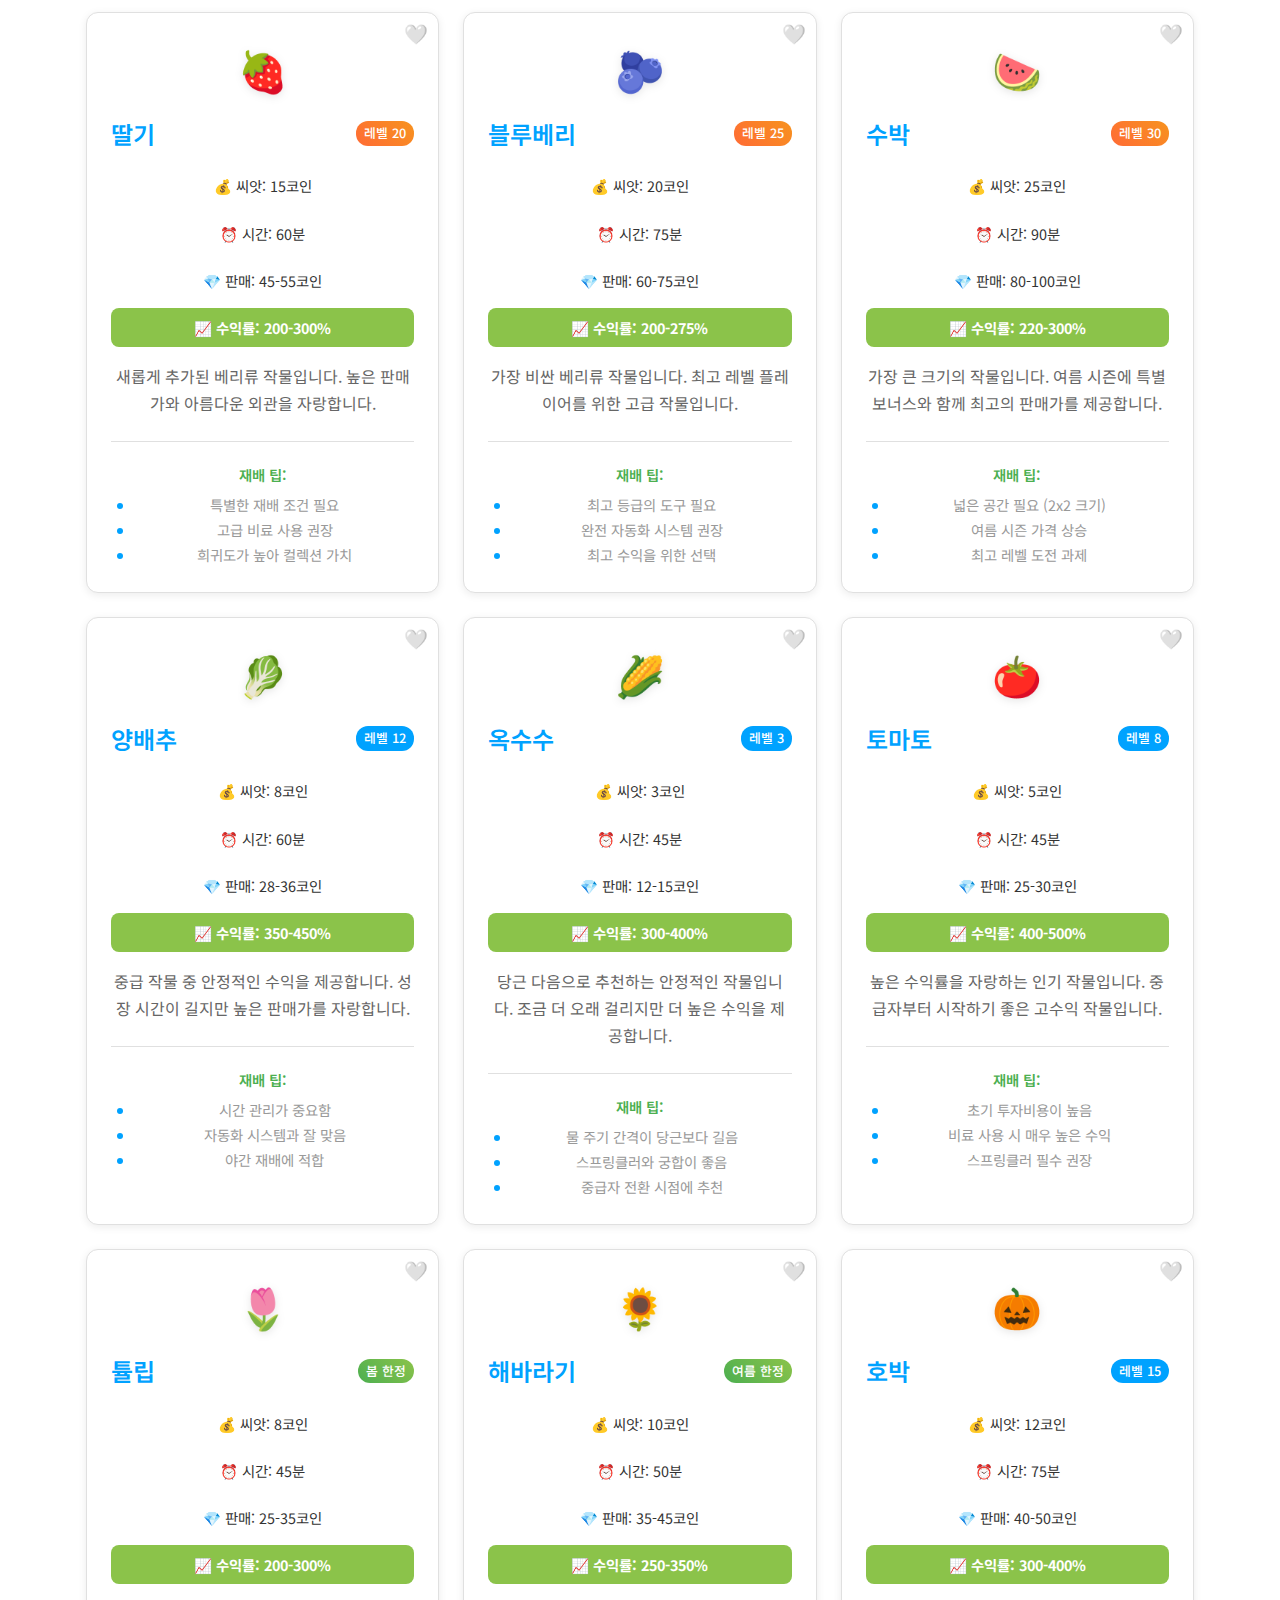
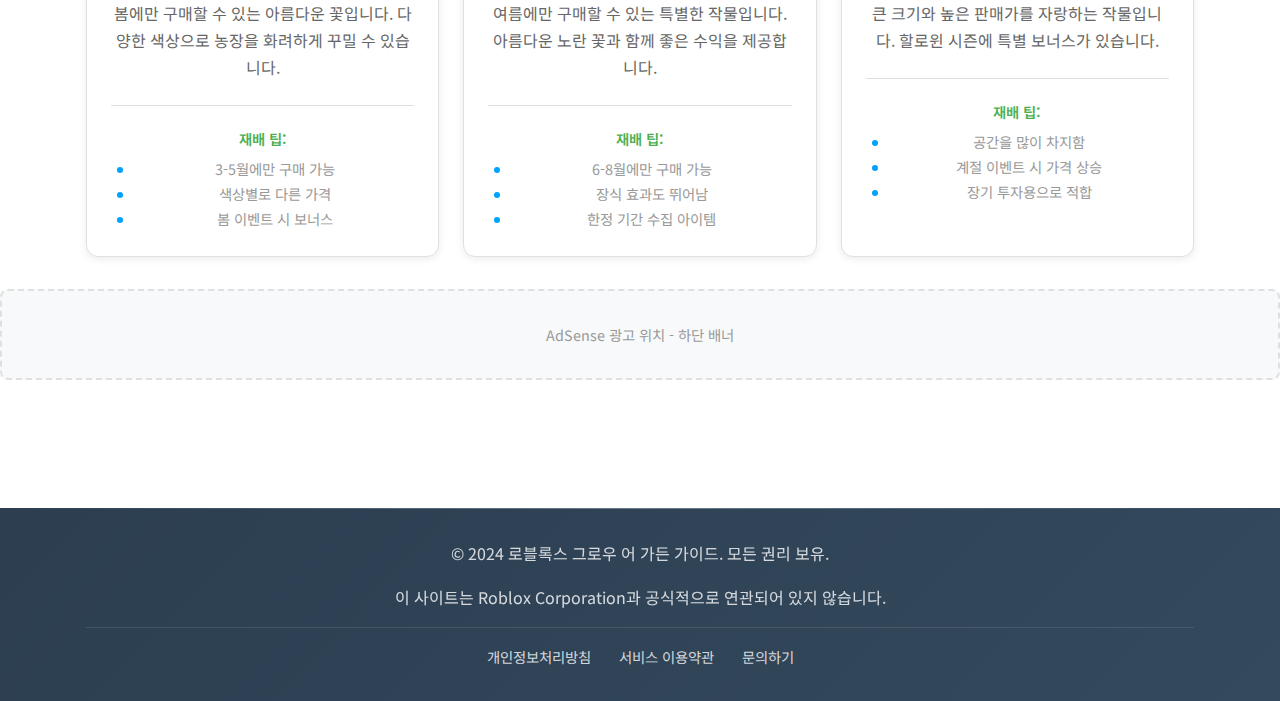
<file: plant-encyclopedia.html>
<!DOCTYPE html>
<html lang="ko">
<head>
    <meta charset="UTF-8">
    <meta name="viewport" content="width=device-width, initial-scale=1.0">
    <title>식물 도감 완전판 | 로블록스 그로우 어 가든 모든 식물 정보 2024</title>
    <meta name="description" content="로블록스 그로우 어 가든 식물 도감 완전판! 토마토부터 희귀 작물까지 총 12종 식물의 성장 시간, 수익률, 재배 팁을 상세히 안내. 필터링과 정렬 기능으로 원하는 정보를 빠르게 찾아보세요. 2024년 최신 업데이트 반영.">
    <link rel="stylesheet" href="assets/css/main.css">
    <link rel="stylesheet" href="assets/css/responsive.css">
    <link rel="stylesheet" href="assets/css/enhanced-hierarchy.css">
    
    <!-- Structured Data for Plant Encyclopedia -->
    <script type="application/ld+json">
    {
        "@context": "https://schema.org",
        "@type": "WebPage",
        "name": "식물 도감",
        "description": "로블록스 그로우 어 가든 모든 식물 정보",
        "url": "https://gagrecipe.pro/plant-encyclopedia.html",
        "breadcrumb": {
            "@type": "BreadcrumbList",
            "itemListElement": [{
                "@type": "ListItem",
                "position": 1,
                "name": "홈",
                "item": "https://gagrecipe.pro/"
            }, {
                "@type": "ListItem",
                "position": 2,
                "name": "식물 도감",
                "item": "https://gagrecipe.pro/plant-encyclopedia.html"
            }]
        }
    }
    </script>
    
    <!-- Product Schema for Plants -->
    <script type="application/ld+json">
    {
        "@context": "https://schema.org",
        "@type": "ItemList",
        "name": "로블록스 그로우 어 가든 식물 목록",
        "description": "게임 내 모든 식물의 상세 정보",
        "itemListElement": [{
            "@type": "Product",
            "name": "토마토",
            "description": "높은 수익률을 자랑하는 인기 작물",
            "category": "고급 작물",
            "offers": {
                "@type": "Offer",
                "price": "5",
                "priceCurrency": "COIN"
            }
        }, {
            "@type": "Product", 
            "name": "당근",
            "description": "초보자에게 가장 추천하는 기본 작물",
            "category": "기본 작물",
            "offers": {
                "@type": "Offer",
                "price": "2", 
                "priceCurrency": "COIN"
            }
        }]
    }
    </script>
</head>
<body>
    <header class="header">
        <nav class="nav container">
            <a href="/" class="logo">GAG 가이드</a>
            <ul class="nav-menu">
                <li><a href="/" class="nav-link">홈페이지</a></li>
                <li><a href="beginner-guide.html" class="nav-link">초보자 가이드</a></li>
                <li><a href="plant-encyclopedia.html" class="nav-link active">식물 도감</a></li>
                <li><a href="items-tools.html" class="nav-link">아이템 & 도구</a></li>
                <li><a href="tips-strategies.html" class="nav-link">팁 & 전략</a></li>
                <li><a href="updates-news.html" class="nav-link">업데이트 & 뉴스</a></li>
            </ul>
            <div class="nav-controls">
                <button class="theme-toggle" aria-label="테마 전환">🌙</button>
                <button class="nav-toggle" aria-label="메뉴 전환">☰</button>
            </div>
        </nav>
    </header>

    <main class="main-content">
        <section class="hero-section">
            <div class="container">
                <h1 class="hero-title">식물 도감 📚</h1>
                <p class="hero-subtitle">그로우 어 가든의 모든 식물 정보를 한 눈에 확인하세요</p>
                <div class="hero-actions">
                    <div class="hero-stats">
                        <div class="stat-item">
                            <div class="stat-number">12</div>
                            <div class="stat-label">식물 종류</div>
                        </div>
                        <div class="stat-item">
                            <div class="stat-number">4</div>
                            <div class="stat-label">카테고리</div>
                        </div>
                        <div class="stat-item">
                            <div class="stat-number">100%</div>
                            <div class="stat-label">완성도</div>
                        </div>
                    </div>
                </div>
            </div>
        </section>

        <div class="ad-container">
            <div class="ad-banner">AdSense 광고 위치 - 상단 배너</div>
        </div>

        <div class="container">
            <section class="search-section mb-4">
                <div class="search-container">
                    <input type="text" class="search-input" placeholder="식물 이름을 검색하세요... (예: 토마토, 당근, 딸기)">
                </div>
            </section>

            <section class="plant-categories mb-4">
                <h2>식물 카테고리</h2>
                <div class="category-tabs">
                    <button class="category-tab active" data-category="all">전체</button>
                    <button class="category-tab" data-category="basic">기본 작물</button>
                    <button class="category-tab" data-category="advanced">고급 작물</button>
                    <button class="category-tab" data-category="rare">희귀 작물</button>
                    <button class="category-tab" data-category="seasonal">계절 작물</button>
                </div>
            </section>

            <section class="filter-sort mb-4">
                <div class="row">
                    <div class="col-md-6">
                        <label for="sort-select">정렬 기준:</label>
                        <select id="sort-select" class="form-select">
                            <option value="name">이름순</option>
                            <option value="price-low">가격 낮은순</option>
                            <option value="price-high">가격 높은순</option>
                            <option value="time-fast">성장 빠른순</option>
                            <option value="profit-high">수익률 높은순</option>
                        </select>
                    </div>
                    <div class="col-md-6">
                        <label for="level-filter">필요 레벨:</label>
                        <select id="level-filter" class="form-select">
                            <option value="all">모든 레벨</option>
                            <option value="1-5">레벨 1-5</option>
                            <option value="6-15">레벨 6-15</option>
                            <option value="16-30">레벨 16-30</option>
                            <option value="30+">레벨 30+</option>
                        </select>
                    </div>
                </div>
            </section>

            <section class="plants-grid" id="plants-container">
                <!-- 기본 작물 섹션 -->
                <div id="basic-plants" class="plants-section-header">
                    <h3>기본 작물</h3>
                </div>
                <!-- 기본 작물 -->
                <div class="plant-card" data-category="basic" data-level="1" data-price="2" data-time="30" data-profit="400">
                    <div class="plant-icon">🥕</div>
                    <div class="plant-header">
                        <h3>당근</h3>
                        <span class="plant-level">레벨 1</span>
                    </div>
                    <div class="plant-stats">
                        <div class="stat">💰 씨앗: 2코인</div>
                        <div class="stat">⏰ 시간: 30분</div>
                        <div class="stat">💎 판매: 8-10코인</div>
                        <div class="stat profit">📈 수익률: 300-400%</div>
                    </div>
                    <div class="plant-description">
                        <p>초보자에게 가장 추천하는 기본 작물입니다. 빠른 성장과 안정적인 수익을 보장합니다.</p>
                    </div>
                    <div class="plant-tips">
                        <h5>재배 팁:</h5>
                        <ul>
                            <li>물을 자주 줄 필요가 있음</li>
                            <li>비료 사용 시 15분으로 단축</li>
                            <li>대량 재배에 적합</li>
                        </ul>
                    </div>
                </div>

                <div class="plant-card" data-category="basic" data-level="3" data-price="3" data-time="45" data-profit="400">
                    <div class="plant-icon">🌽</div>
                    <div class="plant-header">
                        <h3>옥수수</h3>
                        <span class="plant-level">레벨 3</span>
                    </div>
                    <div class="plant-stats">
                        <div class="stat">💰 씨앗: 3코인</div>
                        <div class="stat">⏰ 시간: 45분</div>
                        <div class="stat">💎 판매: 12-15코인</div>
                        <div class="stat profit">📈 수익률: 300-400%</div>
                    </div>
                    <div class="plant-description">
                        <p>당근 다음으로 추천하는 안정적인 작물입니다. 조금 더 오래 걸리지만 더 높은 수익을 제공합니다.</p>
                    </div>
                    <div class="plant-tips">
                        <h5>재배 팁:</h5>
                        <ul>
                            <li>물 주기 간격이 당근보다 길음</li>
                            <li>스프링클러와 궁합이 좋음</li>
                            <li>중급자 전환 시점에 추천</li>
                        </ul>
                    </div>
                </div>

                <div class="plant-card" data-category="basic" data-level="2" data-price="2" data-time="40" data-profit="350">
                    <div class="plant-icon">🥔</div>
                    <div class="plant-header">
                        <h3>감자</h3>
                        <span class="plant-level">레벨 2</span>
                    </div>
                    <div class="plant-stats">
                        <div class="stat">💰 씨앗: 2코인</div>
                        <div class="stat">⏰ 시간: 40분</div>
                        <div class="stat">💎 판매: 7-9코인</div>
                        <div class="stat profit">📈 수익률: 250-350%</div>
                    </div>
                    <div class="plant-description">
                        <p>당근과 비슷하지만 조금 더 오래 걸리는 기본 작물입니다. 초보자 연습용으로 좋습니다.</p>
                    </div>
                    <div class="plant-tips">
                        <h5>재배 팁:</h5>
                        <ul>
                            <li>당근 대신 선택할 수 있는 대안</li>
                            <li>수익률이 약간 낮지만 안정적</li>
                            <li>대량 생산에 적합</li>
                        </ul>
                    </div>
                </div>

                <!-- 고급 작물 -->
                <div class="plant-card" data-category="advanced" data-level="8" data-price="5" data-time="45" data-profit="500">
                    <div class="plant-icon">🍅</div>
                    <div class="plant-header">
                        <h3>토마토</h3>
                        <span class="plant-level">레벨 8</span>
                    </div>
                    <div class="plant-stats">
                        <div class="stat">💰 씨앗: 5코인</div>
                        <div class="stat">⏰ 시간: 45분</div>
                        <div class="stat">💎 판매: 25-30코인</div>
                        <div class="stat profit">📈 수익률: 400-500%</div>
                    </div>
                    <div class="plant-description">
                        <p>높은 수익률을 자랑하는 인기 작물입니다. 중급자부터 시작하기 좋은 고수익 작물입니다.</p>
                    </div>
                    <div class="plant-tips">
                        <h5>재배 팁:</h5>
                        <ul>
                            <li>초기 투자비용이 높음</li>
                            <li>비료 사용 시 매우 높은 수익</li>
                            <li>스프링클러 필수 권장</li>
                        </ul>
                    </div>
                </div>

                <div class="plant-card" data-category="advanced" data-level="12" data-price="8" data-time="60" data-profit="450">
                    <div class="plant-icon">🥬</div>
                    <div class="plant-header">
                        <h3>양배추</h3>
                        <span class="plant-level">레벨 12</span>
                    </div>
                    <div class="plant-stats">
                        <div class="stat">💰 씨앗: 8코인</div>
                        <div class="stat">⏰ 시간: 60분</div>
                        <div class="stat">💎 판매: 28-36코인</div>
                        <div class="stat profit">📈 수익률: 350-450%</div>
                    </div>
                    <div class="plant-description">
                        <p>중급 작물 중 안정적인 수익을 제공합니다. 성장 시간이 길지만 높은 판매가를 자랑합니다.</p>
                    </div>
                    <div class="plant-tips">
                        <h5>재배 팁:</h5>
                        <ul>
                            <li>시간 관리가 중요함</li>
                            <li>자동화 시스템과 잘 맞음</li>
                            <li>야간 재배에 적합</li>
                        </ul>
                    </div>
                </div>

                <div class="plant-card" data-category="advanced" data-level="15" data-price="12" data-time="75" data-profit="400">
                    <div class="plant-icon">🎃</div>
                    <div class="plant-header">
                        <h3>호박</h3>
                        <span class="plant-level">레벨 15</span>
                    </div>
                    <div class="plant-stats">
                        <div class="stat">💰 씨앗: 12코인</div>
                        <div class="stat">⏰ 시간: 75분</div>
                        <div class="stat">💎 판매: 40-50코인</div>
                        <div class="stat profit">📈 수익률: 300-400%</div>
                    </div>
                    <div class="plant-description">
                        <p>큰 크기와 높은 판매가를 자랑하는 작물입니다. 할로윈 시즌에 특별 보너스가 있습니다.</p>
                    </div>
                    <div class="plant-tips">
                        <h5>재배 팁:</h5>
                        <ul>
                            <li>공간을 많이 차지함</li>
                            <li>계절 이벤트 시 가격 상승</li>
                            <li>장기 투자용으로 적합</li>
                        </ul>
                    </div>
                </div>

                <!-- 희귀 작물 -->
                <div class="plant-card" data-category="rare" data-level="20" data-price="15" data-time="60" data-profit="600">
                    <div class="plant-icon">🍓</div>
                    <div class="plant-header">
                        <h3>딸기</h3>
                        <span class="plant-level rare">레벨 20</span>
                    </div>
                    <div class="plant-stats">
                        <div class="stat">💰 씨앗: 15코인</div>
                        <div class="stat">⏰ 시간: 60분</div>
                        <div class="stat">💎 판매: 45-55코인</div>
                        <div class="stat profit">📈 수익률: 200-300%</div>
                    </div>
                    <div class="plant-description">
                        <p>새롭게 추가된 베리류 작물입니다. 높은 판매가와 아름다운 외관을 자랑합니다.</p>
                    </div>
                    <div class="plant-tips">
                        <h5>재배 팁:</h5>
                        <ul>
                            <li>특별한 재배 조건 필요</li>
                            <li>고급 비료 사용 권장</li>
                            <li>희귀도가 높아 컬렉션 가치</li>
                        </ul>
                    </div>
                </div>

                <div class="plant-card" data-category="rare" data-level="25" data-price="20" data-time="75" data-profit="650">
                    <div class="plant-icon">🫐</div>
                    <div class="plant-header">
                        <h3>블루베리</h3>
                        <span class="plant-level rare">레벨 25</span>
                    </div>
                    <div class="plant-stats">
                        <div class="stat">💰 씨앗: 20코인</div>
                        <div class="stat">⏰ 시간: 75분</div>
                        <div class="stat">💎 판매: 60-75코인</div>
                        <div class="stat profit">📈 수익률: 200-275%</div>
                    </div>
                    <div class="plant-description">
                        <p>가장 비싼 베리류 작물입니다. 최고 레벨 플레이어를 위한 고급 작물입니다.</p>
                    </div>
                    <div class="plant-tips">
                        <h5>재배 팁:</h5>
                        <ul>
                            <li>최고 등급의 도구 필요</li>
                            <li>완전 자동화 시스템 권장</li>
                            <li>최고 수익을 위한 선택</li>
                        </ul>
                    </div>
                </div>

                <div class="plant-card" data-category="rare" data-level="30" data-price="25" data-time="90" data-profit="500">
                    <div class="plant-icon">🍉</div>
                    <div class="plant-header">
                        <h3>수박</h3>
                        <span class="plant-level rare">레벨 30</span>
                    </div>
                    <div class="plant-stats">
                        <div class="stat">💰 씨앗: 25코인</div>
                        <div class="stat">⏰ 시간: 90분</div>
                        <div class="stat">💎 판매: 80-100코인</div>
                        <div class="stat profit">📈 수익률: 220-300%</div>
                    </div>
                    <div class="plant-description">
                        <p>가장 큰 크기의 작물입니다. 여름 시즌에 특별 보너스와 함께 최고의 판매가를 제공합니다.</p>
                    </div>
                    <div class="plant-tips">
                        <h5>재배 팁:</h5>
                        <ul>
                            <li>넓은 공간 필요 (2x2 크기)</li>
                            <li>여름 시즌 가격 상승</li>
                            <li>최고 레벨 도전 과제</li>
                        </ul>
                    </div>
                </div>

                <!-- 계절 작물 -->
                <div class="plant-card" data-category="seasonal" data-level="10" data-price="10" data-time="50" data-profit="400">
                    <div class="plant-icon">🌻</div>
                    <div class="plant-header">
                        <h3>해바라기</h3>
                        <span class="plant-level seasonal">여름 한정</span>
                    </div>
                    <div class="plant-stats">
                        <div class="stat">💰 씨앗: 10코인</div>
                        <div class="stat">⏰ 시간: 50분</div>
                        <div class="stat">💎 판매: 35-45코인</div>
                        <div class="stat profit">📈 수익률: 250-350%</div>
                    </div>
                    <div class="plant-description">
                        <p>여름에만 구매할 수 있는 특별한 작물입니다. 아름다운 노란 꽃과 함께 좋은 수익을 제공합니다.</p>
                    </div>
                    <div class="plant-tips">
                        <h5>재배 팁:</h5>
                        <ul>
                            <li>6-8월에만 구매 가능</li>
                            <li>장식 효과도 뛰어남</li>
                            <li>한정 기간 수집 아이템</li>
                        </ul>
                    </div>
                </div>

                <div class="plant-card" data-category="seasonal" data-level="5" data-price="8" data-time="45" data-profit="350">
                    <div class="plant-icon">🌷</div>
                    <div class="plant-header">
                        <h3>튤립</h3>
                        <span class="plant-level seasonal">봄 한정</span>
                    </div>
                    <div class="plant-stats">
                        <div class="stat">💰 씨앗: 8코인</div>
                        <div class="stat">⏰ 시간: 45분</div>
                        <div class="stat">💎 판매: 25-35코인</div>
                        <div class="stat profit">📈 수익률: 200-300%</div>
                    </div>
                    <div class="plant-description">
                        <p>봄에만 구매할 수 있는 아름다운 꽃입니다. 다양한 색상으로 농장을 화려하게 꾸밀 수 있습니다.</p>
                    </div>
                    <div class="plant-tips">
                        <h5>재배 팁:</h5>
                        <ul>
                            <li>3-5월에만 구매 가능</li>
                            <li>색상별로 다른 가격</li>
                            <li>봄 이벤트 시 보너스</li>
                        </ul>
                    </div>
                </div>
            </section>
        </div>

        <div class="ad-container">
            <div class="ad-banner">AdSense 광고 위치 - 하단 배너</div>
        </div>
    </main>

    <footer class="footer">
        <div class="container">
            <div class="footer-content">
                <p>&copy; 2024 로블록스 그로우 어 가든 가이드. 모든 권리 보유.</p>
                <p>이 사이트는 Roblox Corporation과 공식적으로 연관되어 있지 않습니다.</p>
                <div class="footer-legal mt-2">
                    <a href="privacy-policy.html" class="text-white me-3">개인정보처리방침</a>
                    <a href="terms-of-service.html" class="text-white me-3">서비스 이용약관</a>
                    <a href="mailto:admin@gagrecipe.pro" class="text-white">문의하기</a>
                </div>
            </div>
        </div>
    </footer>

    <button class="back-to-top" aria-label="맨 위로 이동">↑</button>
    <script src="assets/js/main.js"></script>
    <script src="assets/js/cookie-consent.js"></script>
    <script src="assets/js/plant-encyclopedia.js"></script>
</body>
</html>
</file>
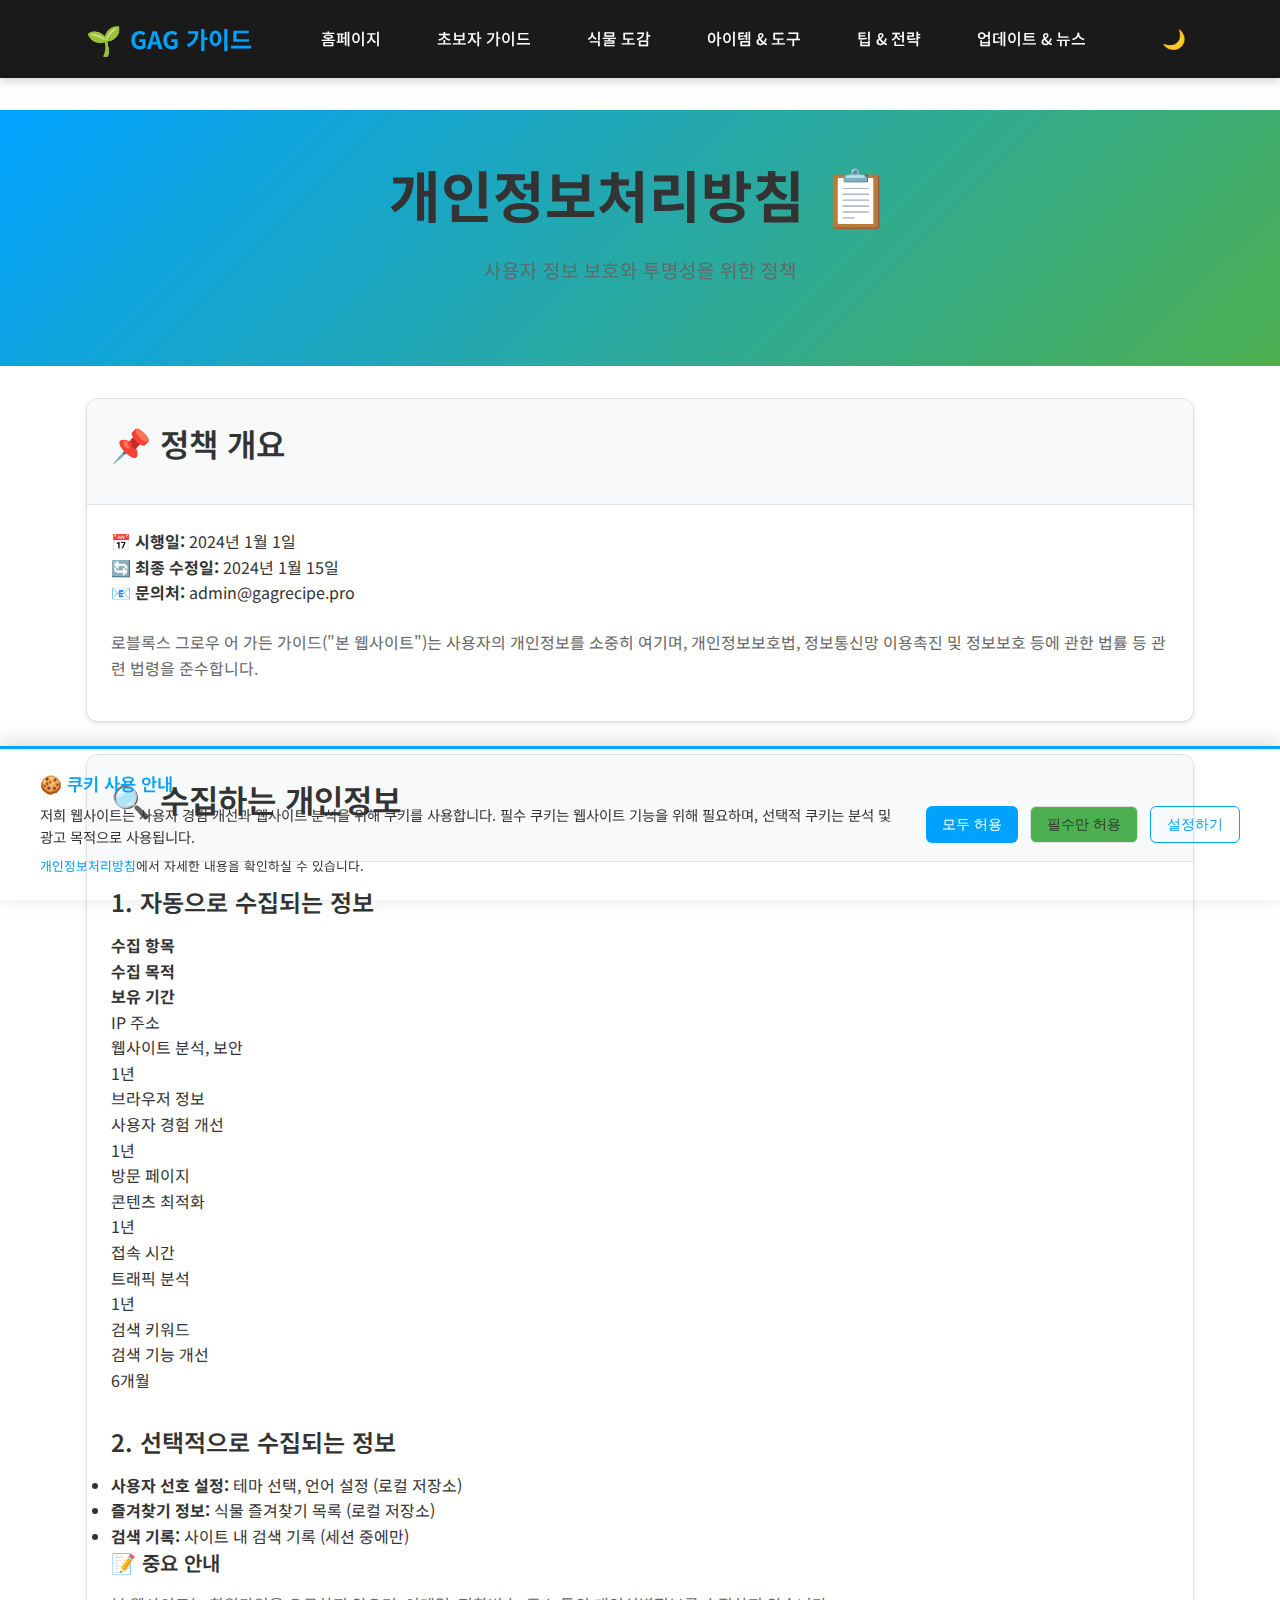
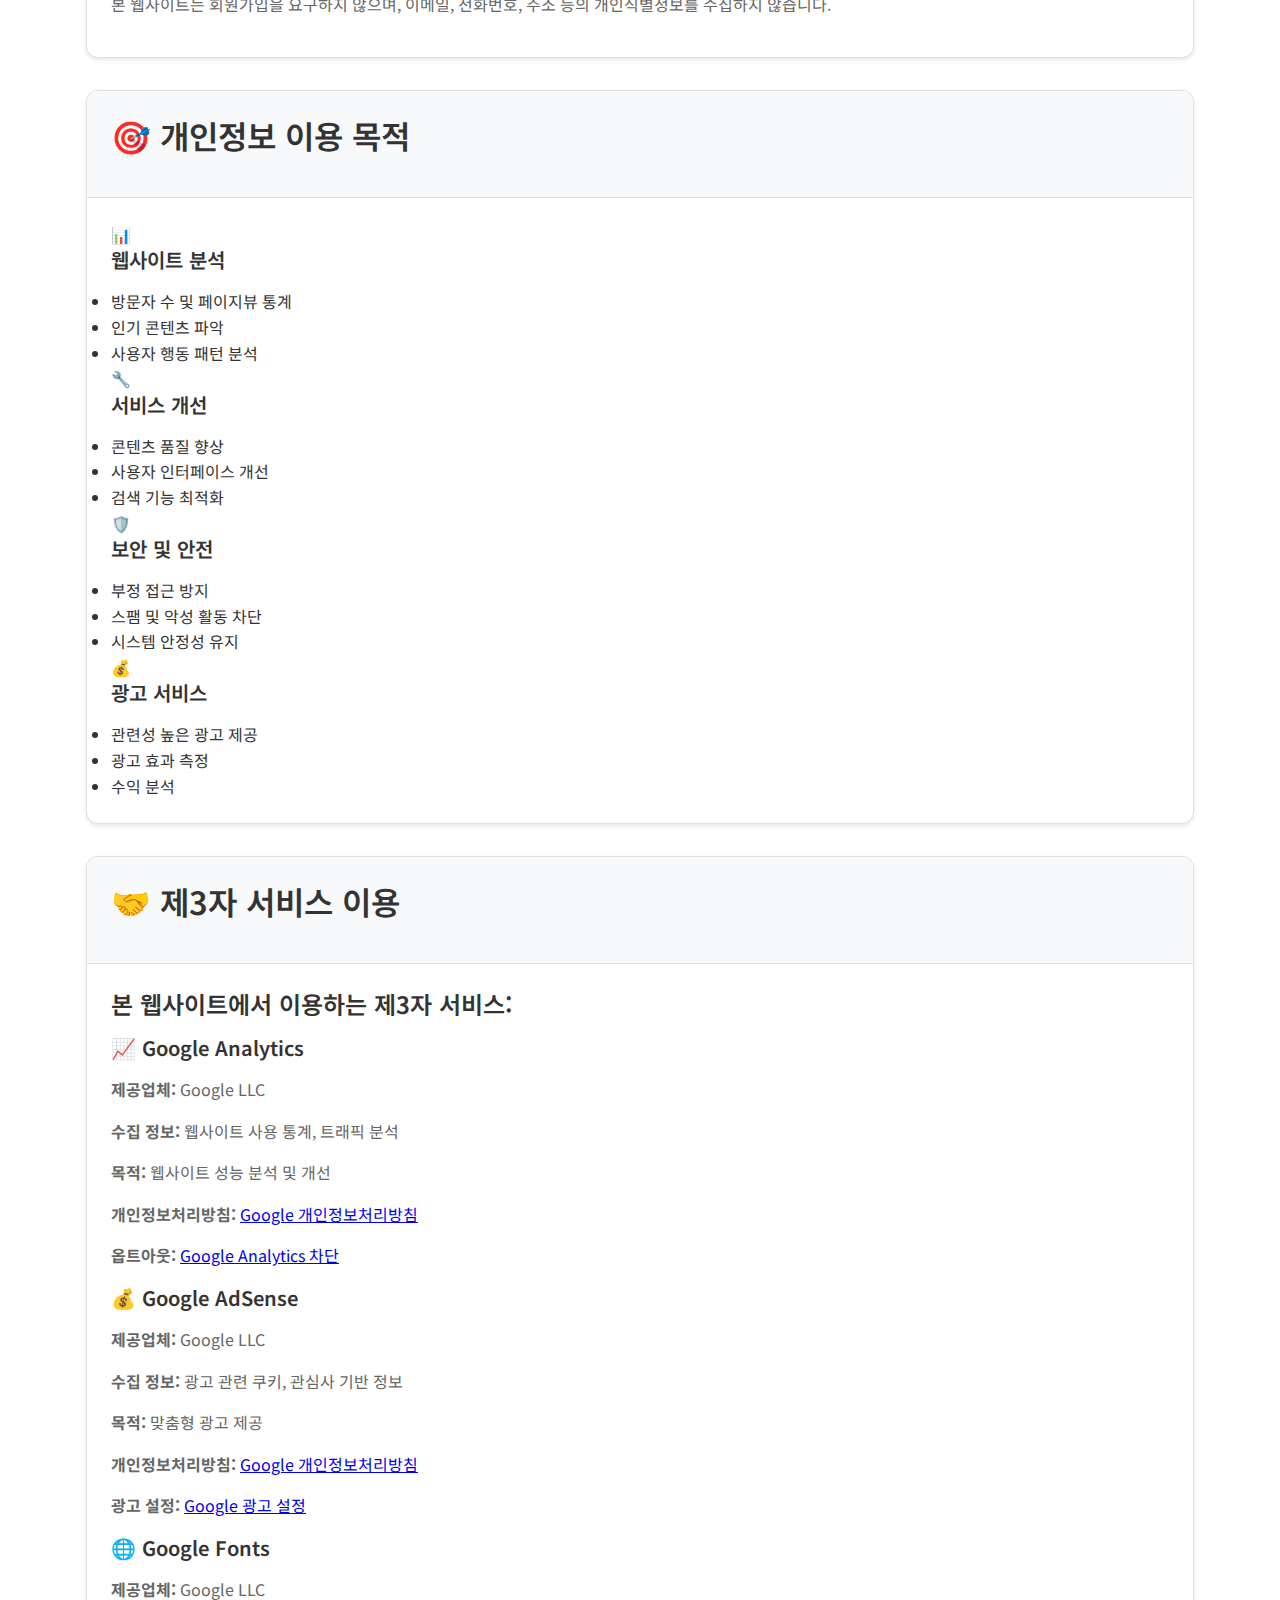
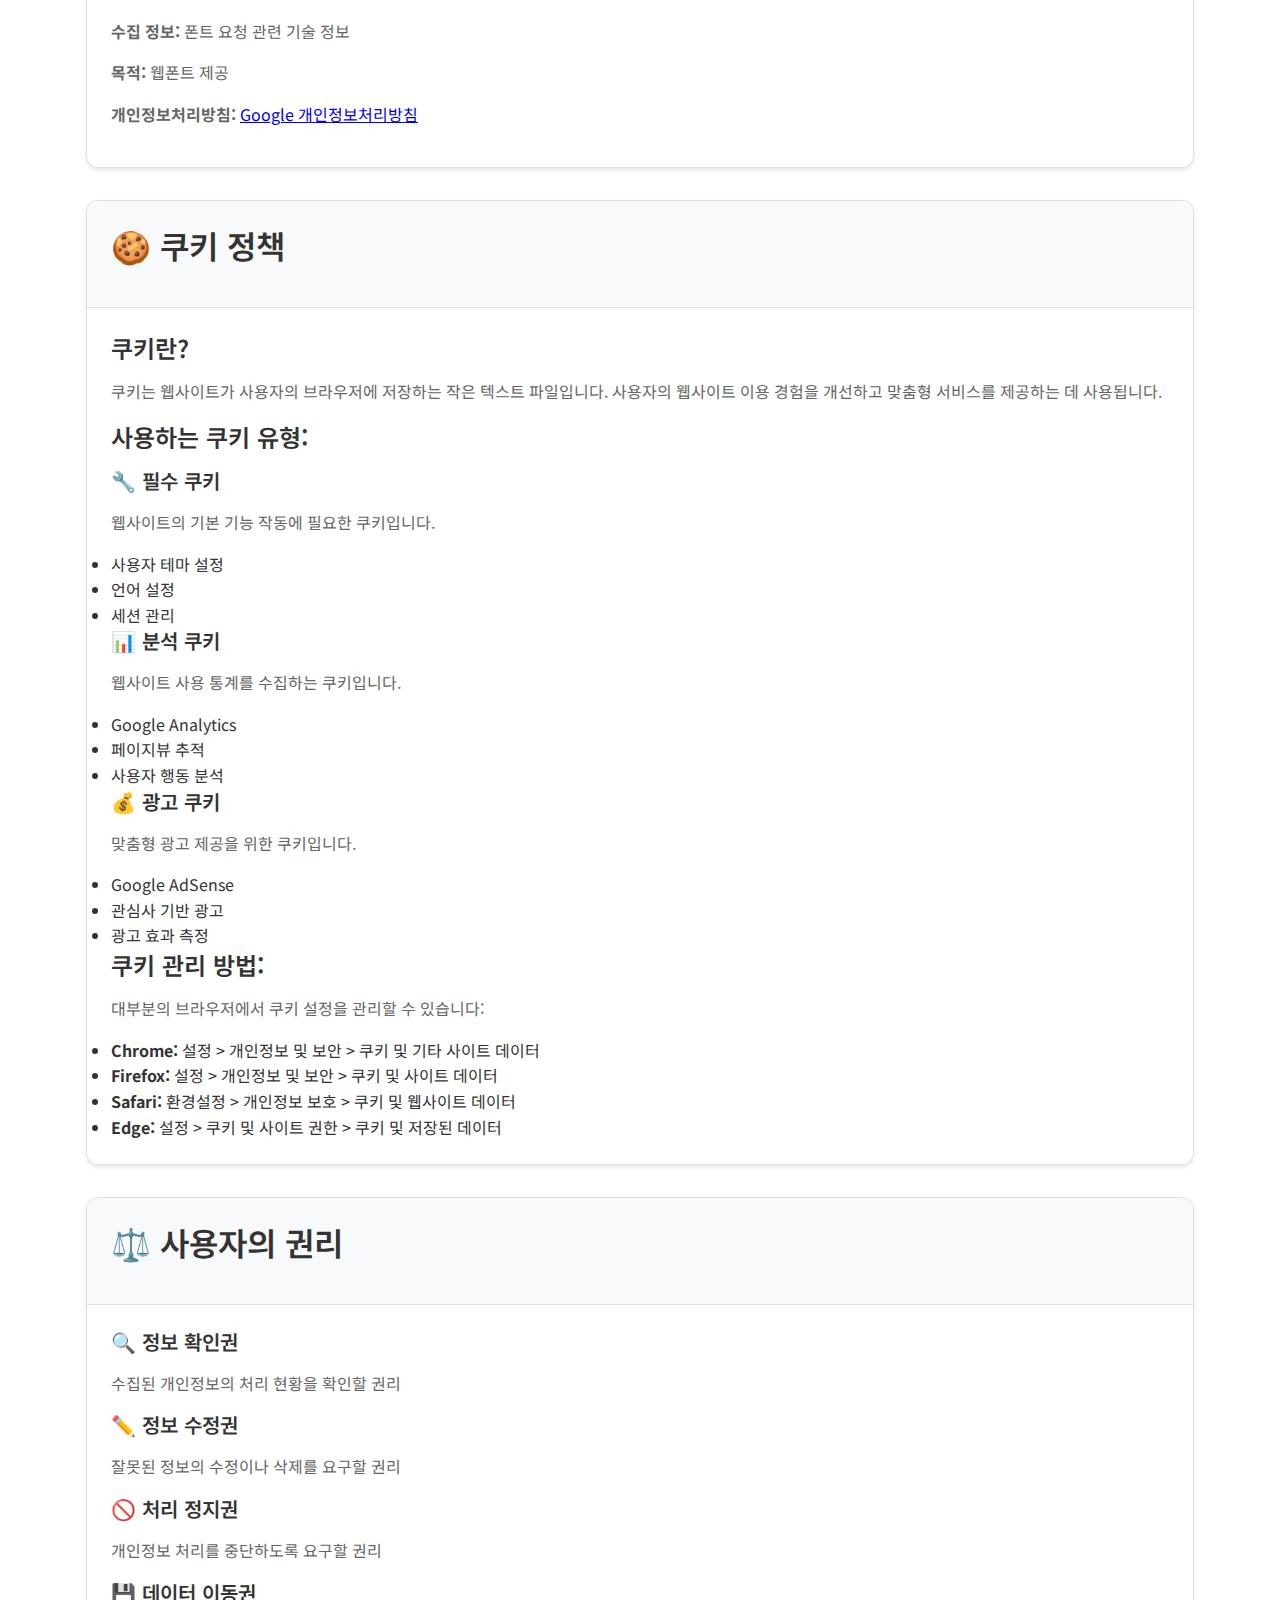
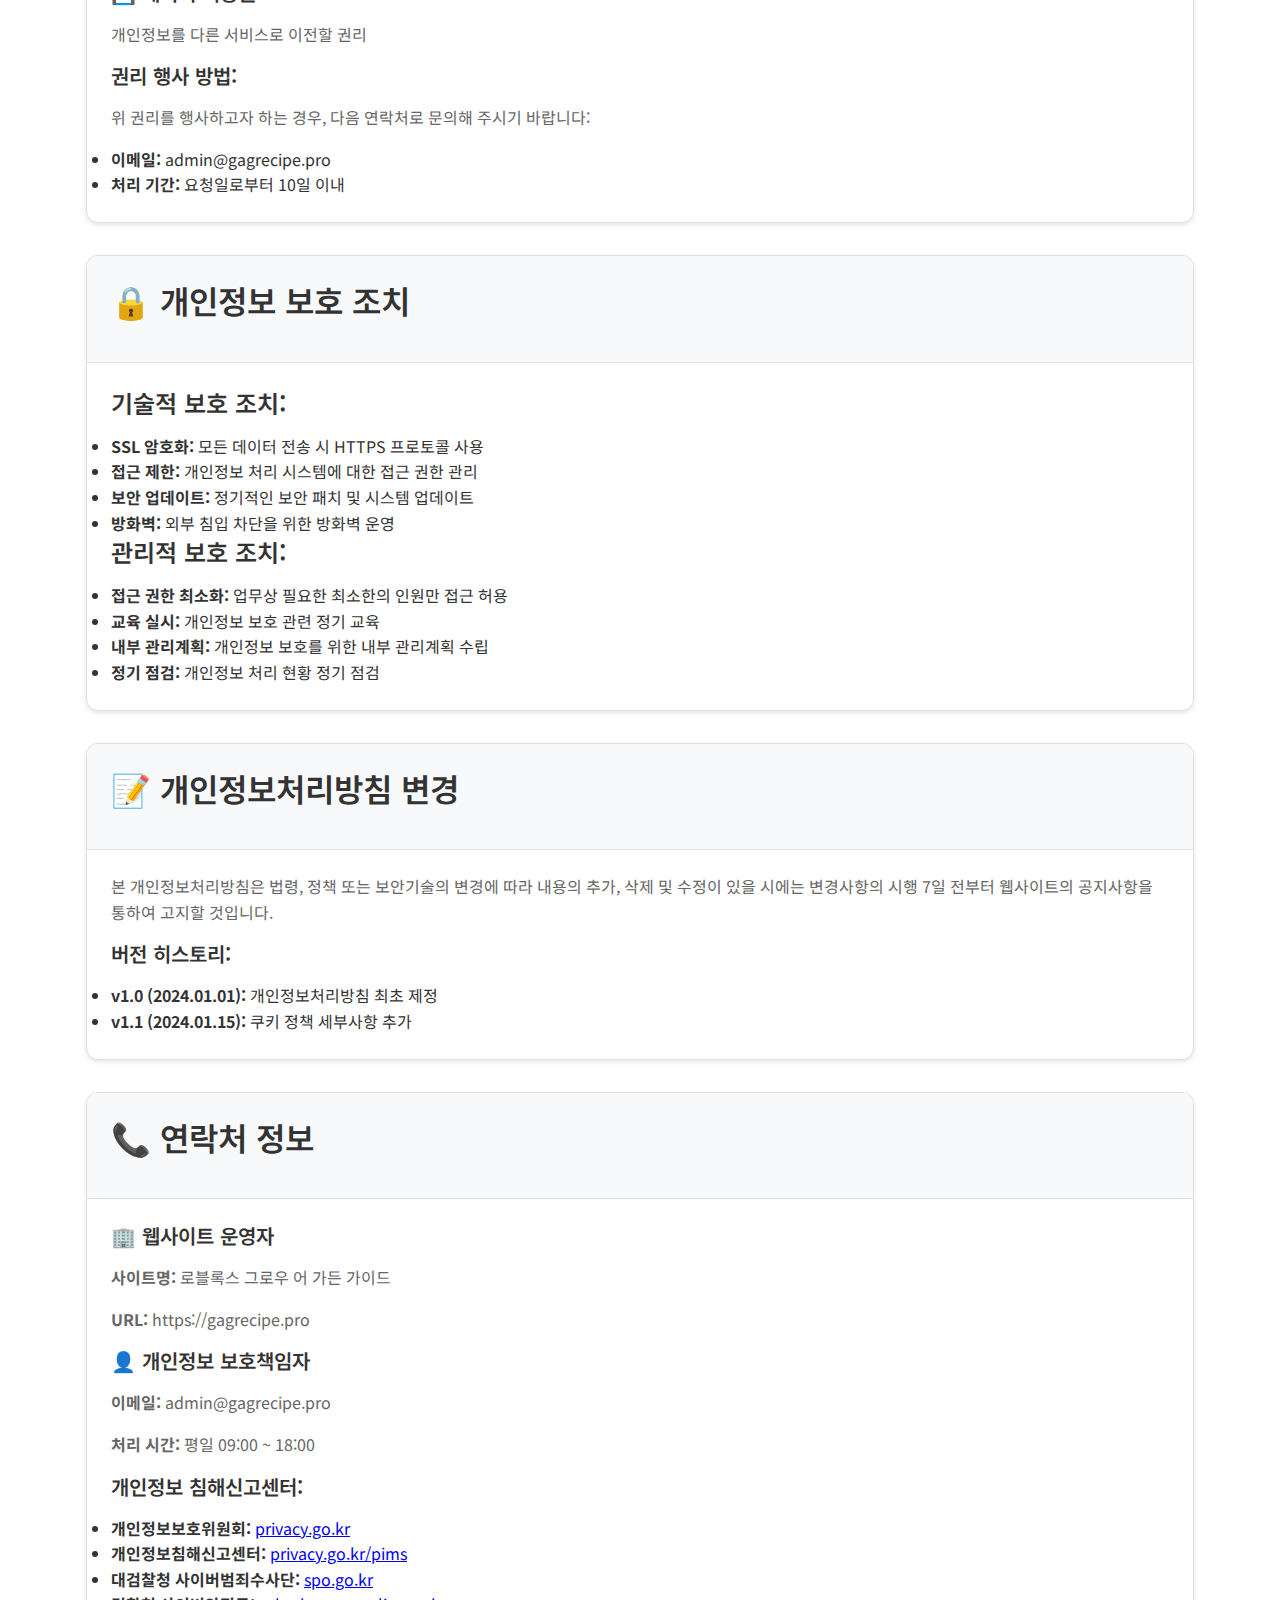
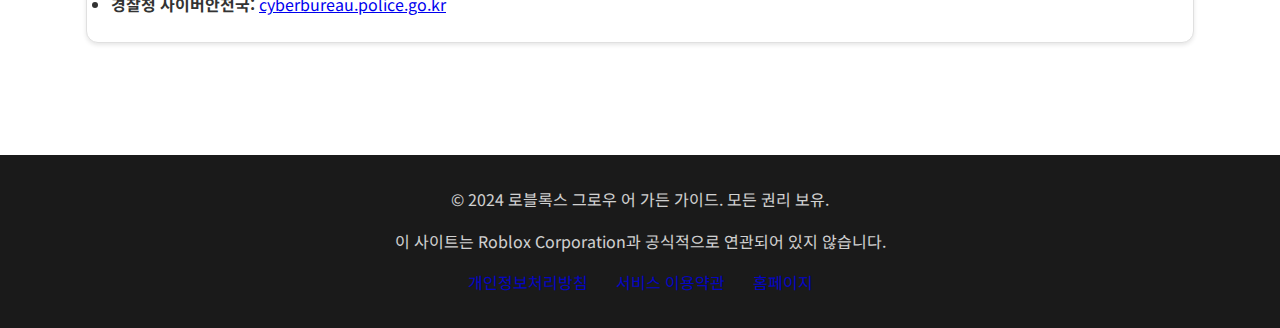
<file: privacy-policy.html>
<!DOCTYPE html>
<html lang="ko">
<head>
    <meta charset="UTF-8">
    <meta name="viewport" content="width=device-width, initial-scale=1.0">
    <meta http-equiv="X-UA-Compatible" content="IE=edge">
    
    <!-- SEO Meta Tags -->
    <title>개인정보처리방침 | 로블록스 그로우 어 가든 가이드</title>
    <meta name="description" content="로블록스 그로우 어 가든 가이드 웹사이트의 개인정보처리방침입니다. 사용자 정보 수집, 이용, 보관에 관한 정책을 안내합니다.">
    <meta name="robots" content="index, follow">
    
    <!-- Stylesheets -->
    <link rel="stylesheet" href="assets/css/main.css">
    <link rel="stylesheet" href="assets/css/responsive.css">
    
    <!-- Structured Data -->
    <script type="application/ld+json">
    {
        "@context": "https://schema.org",
        "@type": "WebPage",
        "name": "개인정보처리방침",
        "description": "로블록스 그로우 어 가든 가이드 개인정보처리방침",
        "url": "https://gagrecipe.pro/privacy-policy.html"
    }
    </script>
</head>
<body>
    <!-- Header Navigation -->
    <header class="header">
        <nav class="nav container">
            <a href="/" class="logo">GAG 가이드</a>
            
            <ul class="nav-menu">
                <li><a href="/" class="nav-link">홈페이지</a></li>
                <li><a href="beginner-guide.html" class="nav-link">초보자 가이드</a></li>
                <li><a href="plant-encyclopedia.html" class="nav-link">식물 도감</a></li>
                <li><a href="items-tools.html" class="nav-link">아이템 & 도구</a></li>
                <li><a href="tips-strategies.html" class="nav-link">팁 & 전략</a></li>
                <li><a href="updates-news.html" class="nav-link">업데이트 & 뉴스</a></li>
            </ul>
            
            <div class="nav-controls">
                <button class="theme-toggle" aria-label="테마 전환">🌙</button>
                <button class="nav-toggle" aria-label="메뉴 전환">☰</button>
            </div>
        </nav>
    </header>

    <!-- Main Content -->
    <main class="main-content">
        <!-- Page Header -->
        <section class="hero-section">
            <div class="container">
                <h1 class="hero-title">개인정보처리방침 📋</h1>
                <p class="hero-subtitle">사용자 정보 보호와 투명성을 위한 정책</p>
            </div>
        </section>

        <div class="container">
            <!-- 정책 개요 -->
            <section class="policy-overview mb-4">
                <div class="card">
                    <div class="card-header">
                        <h2>📌 정책 개요</h2>
                    </div>
                    <div class="card-body">
                        <div class="policy-summary">
                            <div class="summary-item">
                                <strong>📅 시행일:</strong> 2024년 1월 1일
                            </div>
                            <div class="summary-item">
                                <strong>🔄 최종 수정일:</strong> 2024년 1월 15일
                            </div>
                            <div class="summary-item">
                                <strong>📧 문의처:</strong> admin@gagrecipe.pro
                            </div>
                        </div>
                        
                        <p class="mt-3">
                            로블록스 그로우 어 가든 가이드("본 웹사이트")는 사용자의 개인정보를 소중히 여기며, 
                            개인정보보호법, 정보통신망 이용촉진 및 정보보호 등에 관한 법률 등 관련 법령을 준수합니다.
                        </p>
                    </div>
                </div>
            </section>

            <!-- 수집하는 개인정보 -->
            <section class="data-collection mb-4">
                <div class="card">
                    <div class="card-header">
                        <h2>🔍 수집하는 개인정보</h2>
                    </div>
                    <div class="card-body">
                        <h3>1. 자동으로 수집되는 정보</h3>
                        <div class="info-table">
                            <div class="table-row">
                                <div class="table-cell"><strong>수집 항목</strong></div>
                                <div class="table-cell"><strong>수집 목적</strong></div>
                                <div class="table-cell"><strong>보유 기간</strong></div>
                            </div>
                            <div class="table-row">
                                <div class="table-cell">IP 주소</div>
                                <div class="table-cell">웹사이트 분석, 보안</div>
                                <div class="table-cell">1년</div>
                            </div>
                            <div class="table-row">
                                <div class="table-cell">브라우저 정보</div>
                                <div class="table-cell">사용자 경험 개선</div>
                                <div class="table-cell">1년</div>
                            </div>
                            <div class="table-row">
                                <div class="table-cell">방문 페이지</div>
                                <div class="table-cell">콘텐츠 최적화</div>
                                <div class="table-cell">1년</div>
                            </div>
                            <div class="table-row">
                                <div class="table-cell">접속 시간</div>
                                <div class="table-cell">트래픽 분석</div>
                                <div class="table-cell">1년</div>
                            </div>
                            <div class="table-row">
                                <div class="table-cell">검색 키워드</div>
                                <div class="table-cell">검색 기능 개선</div>
                                <div class="table-cell">6개월</div>
                            </div>
                        </div>

                        <h3 class="mt-4">2. 선택적으로 수집되는 정보</h3>
                        <ul>
                            <li><strong>사용자 선호 설정:</strong> 테마 선택, 언어 설정 (로컬 저장소)</li>
                            <li><strong>즐겨찾기 정보:</strong> 식물 즐겨찾기 목록 (로컬 저장소)</li>
                            <li><strong>검색 기록:</strong> 사이트 내 검색 기록 (세션 중에만)</li>
                        </ul>

                        <div class="notice-box">
                            <h4>📝 중요 안내</h4>
                            <p>본 웹사이트는 회원가입을 요구하지 않으며, 이메일, 전화번호, 주소 등의 개인식별정보를 수집하지 않습니다.</p>
                        </div>
                    </div>
                </div>
            </section>

            <!-- 개인정보 이용 목적 -->
            <section class="data-usage mb-4">
                <div class="card">
                    <div class="card-header">
                        <h2>🎯 개인정보 이용 목적</h2>
                    </div>
                    <div class="card-body">
                        <div class="usage-grid">
                            <div class="usage-item">
                                <div class="usage-icon">📊</div>
                                <h4>웹사이트 분석</h4>
                                <ul>
                                    <li>방문자 수 및 페이지뷰 통계</li>
                                    <li>인기 콘텐츠 파악</li>
                                    <li>사용자 행동 패턴 분석</li>
                                </ul>
                            </div>
                            
                            <div class="usage-item">
                                <div class="usage-icon">🔧</div>
                                <h4>서비스 개선</h4>
                                <ul>
                                    <li>콘텐츠 품질 향상</li>
                                    <li>사용자 인터페이스 개선</li>
                                    <li>검색 기능 최적화</li>
                                </ul>
                            </div>
                            
                            <div class="usage-item">
                                <div class="usage-icon">🛡️</div>
                                <h4>보안 및 안전</h4>
                                <ul>
                                    <li>부정 접근 방지</li>
                                    <li>스팸 및 악성 활동 차단</li>
                                    <li>시스템 안정성 유지</li>
                                </ul>
                            </div>
                            
                            <div class="usage-item">
                                <div class="usage-icon">💰</div>
                                <h4>광고 서비스</h4>
                                <ul>
                                    <li>관련성 높은 광고 제공</li>
                                    <li>광고 효과 측정</li>
                                    <li>수익 분석</li>
                                </ul>
                            </div>
                        </div>
                    </div>
                </div>
            </section>

            <!-- 제3자 서비스 -->
            <section class="third-party mb-4">
                <div class="card">
                    <div class="card-header">
                        <h2>🤝 제3자 서비스 이용</h2>
                    </div>
                    <div class="card-body">
                        <h3>본 웹사이트에서 이용하는 제3자 서비스:</h3>
                        
                        <div class="service-item">
                            <h4>📈 Google Analytics</h4>
                            <p><strong>제공업체:</strong> Google LLC</p>
                            <p><strong>수집 정보:</strong> 웹사이트 사용 통계, 트래픽 분석</p>
                            <p><strong>목적:</strong> 웹사이트 성능 분석 및 개선</p>
                            <p><strong>개인정보처리방침:</strong> <a href="https://policies.google.com/privacy" target="_blank" rel="noopener">Google 개인정보처리방침</a></p>
                            <p><strong>옵트아웃:</strong> <a href="https://tools.google.com/dlpage/gaoptout" target="_blank" rel="noopener">Google Analytics 차단</a></p>
                        </div>

                        <div class="service-item">
                            <h4>💰 Google AdSense</h4>
                            <p><strong>제공업체:</strong> Google LLC</p>
                            <p><strong>수집 정보:</strong> 광고 관련 쿠키, 관심사 기반 정보</p>
                            <p><strong>목적:</strong> 맞춤형 광고 제공</p>
                            <p><strong>개인정보처리방침:</strong> <a href="https://policies.google.com/privacy" target="_blank" rel="noopener">Google 개인정보처리방침</a></p>
                            <p><strong>광고 설정:</strong> <a href="https://adssettings.google.com" target="_blank" rel="noopener">Google 광고 설정</a></p>
                        </div>

                        <div class="service-item">
                            <h4>🌐 Google Fonts</h4>
                            <p><strong>제공업체:</strong> Google LLC</p>
                            <p><strong>수집 정보:</strong> 폰트 요청 관련 기술 정보</p>
                            <p><strong>목적:</strong> 웹폰트 제공</p>
                            <p><strong>개인정보처리방침:</strong> <a href="https://policies.google.com/privacy" target="_blank" rel="noopener">Google 개인정보처리방침</a></p>
                        </div>
                    </div>
                </div>
            </section>

            <!-- 쿠키 정책 -->
            <section class="cookie-policy mb-4">
                <div class="card">
                    <div class="card-header">
                        <h2>🍪 쿠키 정책</h2>
                    </div>
                    <div class="card-body">
                        <h3>쿠키란?</h3>
                        <p>쿠키는 웹사이트가 사용자의 브라우저에 저장하는 작은 텍스트 파일입니다. 사용자의 웹사이트 이용 경험을 개선하고 맞춤형 서비스를 제공하는 데 사용됩니다.</p>

                        <h3>사용하는 쿠키 유형:</h3>
                        <div class="cookie-types">
                            <div class="cookie-type">
                                <h4>🔧 필수 쿠키</h4>
                                <p>웹사이트의 기본 기능 작동에 필요한 쿠키입니다.</p>
                                <ul>
                                    <li>사용자 테마 설정</li>
                                    <li>언어 설정</li>
                                    <li>세션 관리</li>
                                </ul>
                            </div>

                            <div class="cookie-type">
                                <h4>📊 분석 쿠키</h4>
                                <p>웹사이트 사용 통계를 수집하는 쿠키입니다.</p>
                                <ul>
                                    <li>Google Analytics</li>
                                    <li>페이지뷰 추적</li>
                                    <li>사용자 행동 분석</li>
                                </ul>
                            </div>

                            <div class="cookie-type">
                                <h4>💰 광고 쿠키</h4>
                                <p>맞춤형 광고 제공을 위한 쿠키입니다.</p>
                                <ul>
                                    <li>Google AdSense</li>
                                    <li>관심사 기반 광고</li>
                                    <li>광고 효과 측정</li>
                                </ul>
                            </div>
                        </div>

                        <h3>쿠키 관리 방법:</h3>
                        <p>대부분의 브라우저에서 쿠키 설정을 관리할 수 있습니다:</p>
                        <ul>
                            <li><strong>Chrome:</strong> 설정 > 개인정보 및 보안 > 쿠키 및 기타 사이트 데이터</li>
                            <li><strong>Firefox:</strong> 설정 > 개인정보 및 보안 > 쿠키 및 사이트 데이터</li>
                            <li><strong>Safari:</strong> 환경설정 > 개인정보 보호 > 쿠키 및 웹사이트 데이터</li>
                            <li><strong>Edge:</strong> 설정 > 쿠키 및 사이트 권한 > 쿠키 및 저장된 데이터</li>
                        </ul>
                    </div>
                </div>
            </section>

            <!-- 사용자 권리 -->
            <section class="user-rights mb-4">
                <div class="card">
                    <div class="card-header">
                        <h2>⚖️ 사용자의 권리</h2>
                    </div>
                    <div class="card-body">
                        <div class="rights-grid">
                            <div class="right-item">
                                <h4>🔍 정보 확인권</h4>
                                <p>수집된 개인정보의 처리 현황을 확인할 권리</p>
                            </div>

                            <div class="right-item">
                                <h4>✏️ 정보 수정권</h4>
                                <p>잘못된 정보의 수정이나 삭제를 요구할 권리</p>
                            </div>

                            <div class="right-item">
                                <h4>🚫 처리 정지권</h4>
                                <p>개인정보 처리를 중단하도록 요구할 권리</p>
                            </div>

                            <div class="right-item">
                                <h4>💾 데이터 이동권</h4>
                                <p>개인정보를 다른 서비스로 이전할 권리</p>
                            </div>
                        </div>

                        <div class="contact-info">
                            <h4>권리 행사 방법:</h4>
                            <p>위 권리를 행사하고자 하는 경우, 다음 연락처로 문의해 주시기 바랍니다:</p>
                            <ul>
                                <li><strong>이메일:</strong> admin@gagrecipe.pro</li>
                                <li><strong>처리 기간:</strong> 요청일로부터 10일 이내</li>
                            </ul>
                        </div>
                    </div>
                </div>
            </section>

            <!-- 개인정보 보호 -->
            <section class="data-protection mb-4">
                <div class="card">
                    <div class="card-header">
                        <h2>🔒 개인정보 보호 조치</h2>
                    </div>
                    <div class="card-body">
                        <h3>기술적 보호 조치:</h3>
                        <ul>
                            <li><strong>SSL 암호화:</strong> 모든 데이터 전송 시 HTTPS 프로토콜 사용</li>
                            <li><strong>접근 제한:</strong> 개인정보 처리 시스템에 대한 접근 권한 관리</li>
                            <li><strong>보안 업데이트:</strong> 정기적인 보안 패치 및 시스템 업데이트</li>
                            <li><strong>방화벽:</strong> 외부 침입 차단을 위한 방화벽 운영</li>
                        </ul>

                        <h3>관리적 보호 조치:</h3>
                        <ul>
                            <li><strong>접근 권한 최소화:</strong> 업무상 필요한 최소한의 인원만 접근 허용</li>
                            <li><strong>교육 실시:</strong> 개인정보 보호 관련 정기 교육</li>
                            <li><strong>내부 관리계획:</strong> 개인정보 보호를 위한 내부 관리계획 수립</li>
                            <li><strong>정기 점검:</strong> 개인정보 처리 현황 정기 점검</li>
                        </ul>
                    </div>
                </div>
            </section>

            <!-- 정책 변경 -->
            <section class="policy-changes mb-4">
                <div class="card">
                    <div class="card-header">
                        <h2>📝 개인정보처리방침 변경</h2>
                    </div>
                    <div class="card-body">
                        <p>본 개인정보처리방침은 법령, 정책 또는 보안기술의 변경에 따라 내용의 추가, 삭제 및 수정이 있을 시에는 변경사항의 시행 7일 전부터 웹사이트의 공지사항을 통하여 고지할 것입니다.</p>

                        <div class="version-history">
                            <h4>버전 히스토리:</h4>
                            <ul>
                                <li><strong>v1.0 (2024.01.01):</strong> 개인정보처리방침 최초 제정</li>
                                <li><strong>v1.1 (2024.01.15):</strong> 쿠키 정책 세부사항 추가</li>
                            </ul>
                        </div>
                    </div>
                </div>
            </section>

            <!-- 연락처 정보 -->
            <section class="contact-section mb-4">
                <div class="card">
                    <div class="card-header">
                        <h2>📞 연락처 정보</h2>
                    </div>
                    <div class="card-body">
                        <div class="contact-grid">
                            <div class="contact-item">
                                <h4>🏢 웹사이트 운영자</h4>
                                <p><strong>사이트명:</strong> 로블록스 그로우 어 가든 가이드</p>
                                <p><strong>URL:</strong> https://gagrecipe.pro</p>
                            </div>

                            <div class="contact-item">
                                <h4>👤 개인정보 보호책임자</h4>
                                <p><strong>이메일:</strong> admin@gagrecipe.pro</p>
                                <p><strong>처리 시간:</strong> 평일 09:00 ~ 18:00</p>
                            </div>
                        </div>

                        <div class="external-contacts">
                            <h4>개인정보 침해신고센터:</h4>
                            <ul>
                                <li><strong>개인정보보호위원회:</strong> <a href="https://privacy.go.kr" target="_blank" rel="noopener">privacy.go.kr</a></li>
                                <li><strong>개인정보침해신고센터:</strong> <a href="https://privacy.go.kr/pims" target="_blank" rel="noopener">privacy.go.kr/pims</a></li>
                                <li><strong>대검찰청 사이버범죄수사단:</strong> <a href="https://www.spo.go.kr" target="_blank" rel="noopener">spo.go.kr</a></li>
                                <li><strong>경찰청 사이버안전국:</strong> <a href="https://cyberbureau.police.go.kr" target="_blank" rel="noopener">cyberbureau.police.go.kr</a></li>
                            </ul>
                        </div>
                    </div>
                </div>
            </section>
        </div>
    </main>

    <!-- Footer -->
    <footer class="footer">
        <div class="container">
            <div class="footer-content">
                <p>&copy; 2024 로블록스 그로우 어 가든 가이드. 모든 권리 보유.</p>
                <p>이 사이트는 Roblox Corporation과 공식적으로 연관되어 있지 않습니다.</p>
                <div class="footer-links mt-2">
                    <a href="privacy-policy.html" class="text-white me-3">개인정보처리방침</a>
                    <a href="terms-of-service.html" class="text-white me-3">서비스 이용약관</a>
                    <a href="/" class="text-white">홈페이지</a>
                </div>
            </div>
        </div>
    </footer>

    <!-- Back to Top Button -->
    <button class="back-to-top" aria-label="맨 위로 이동">↑</button>

    <!-- Scripts -->
    <script src="assets/js/main.js"></script>
    <script src="assets/js/cookie-consent.js"></script>
</body>
</html>
</file>
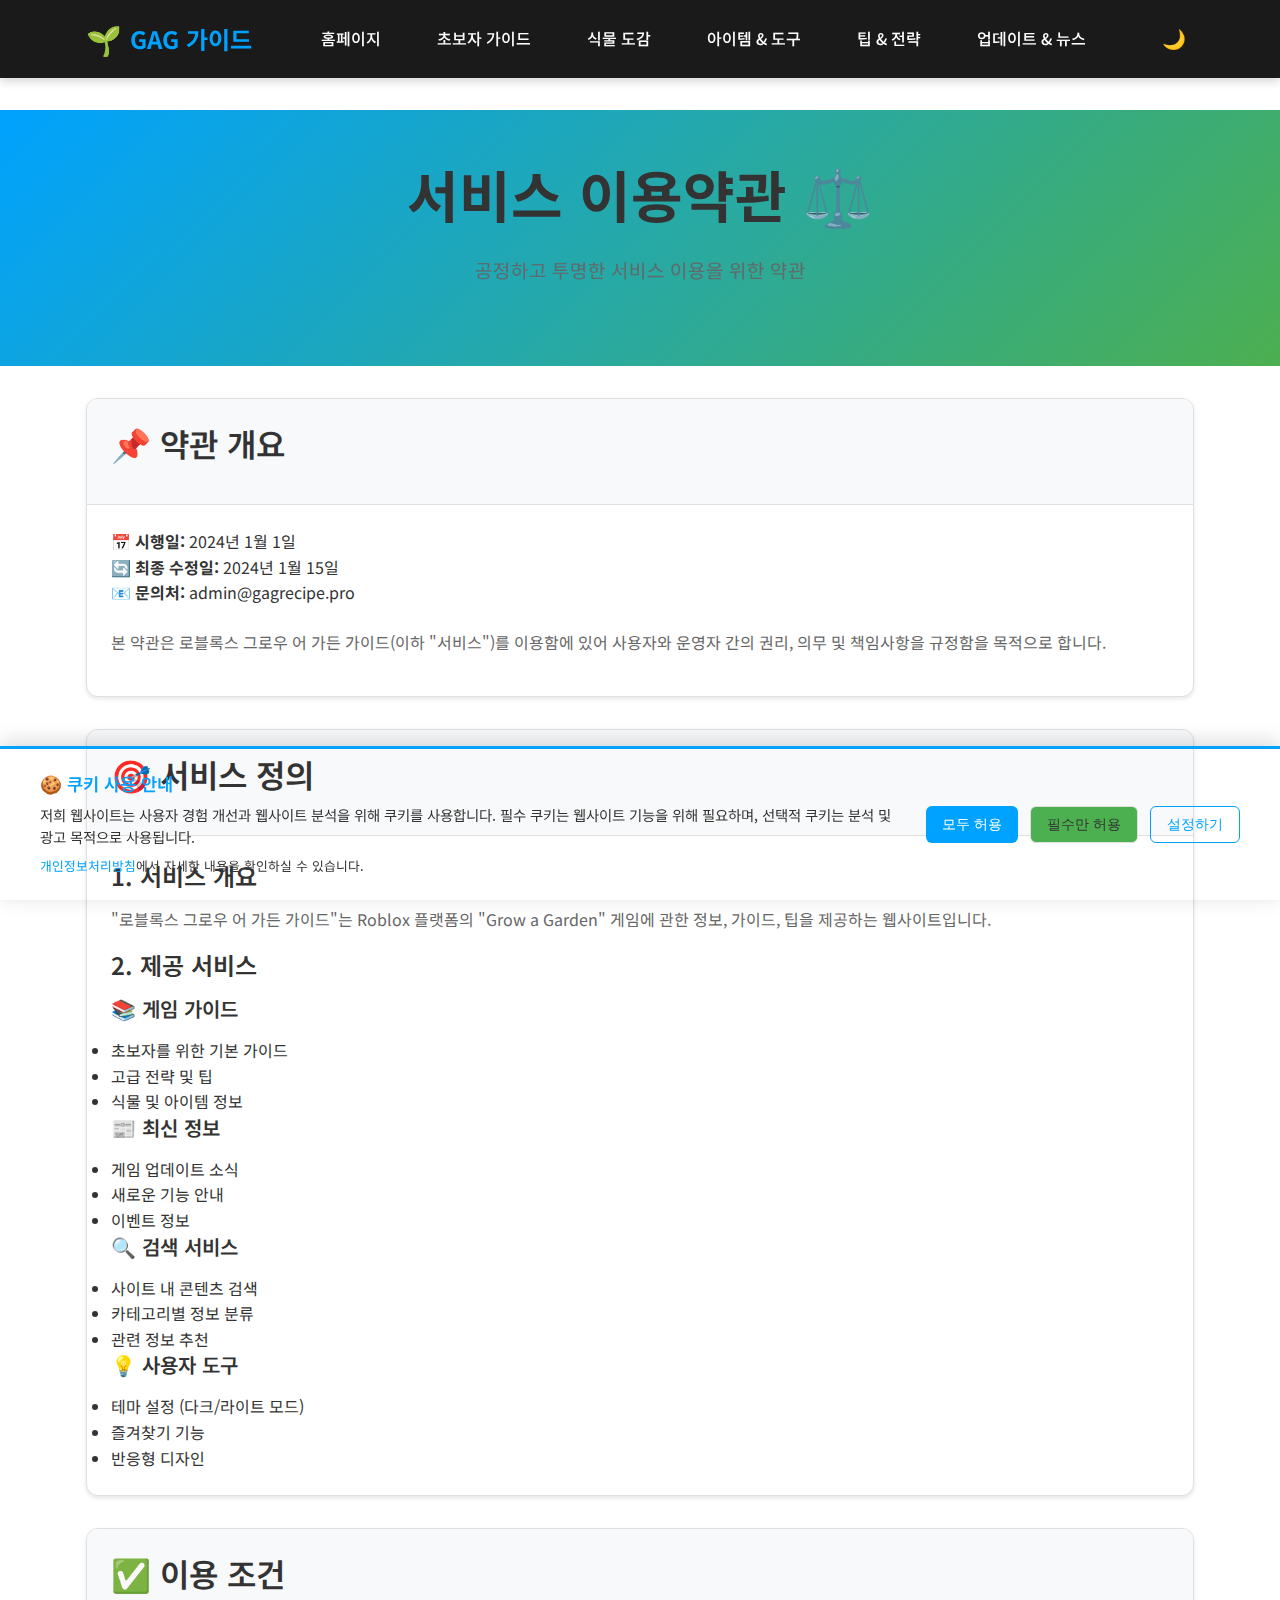
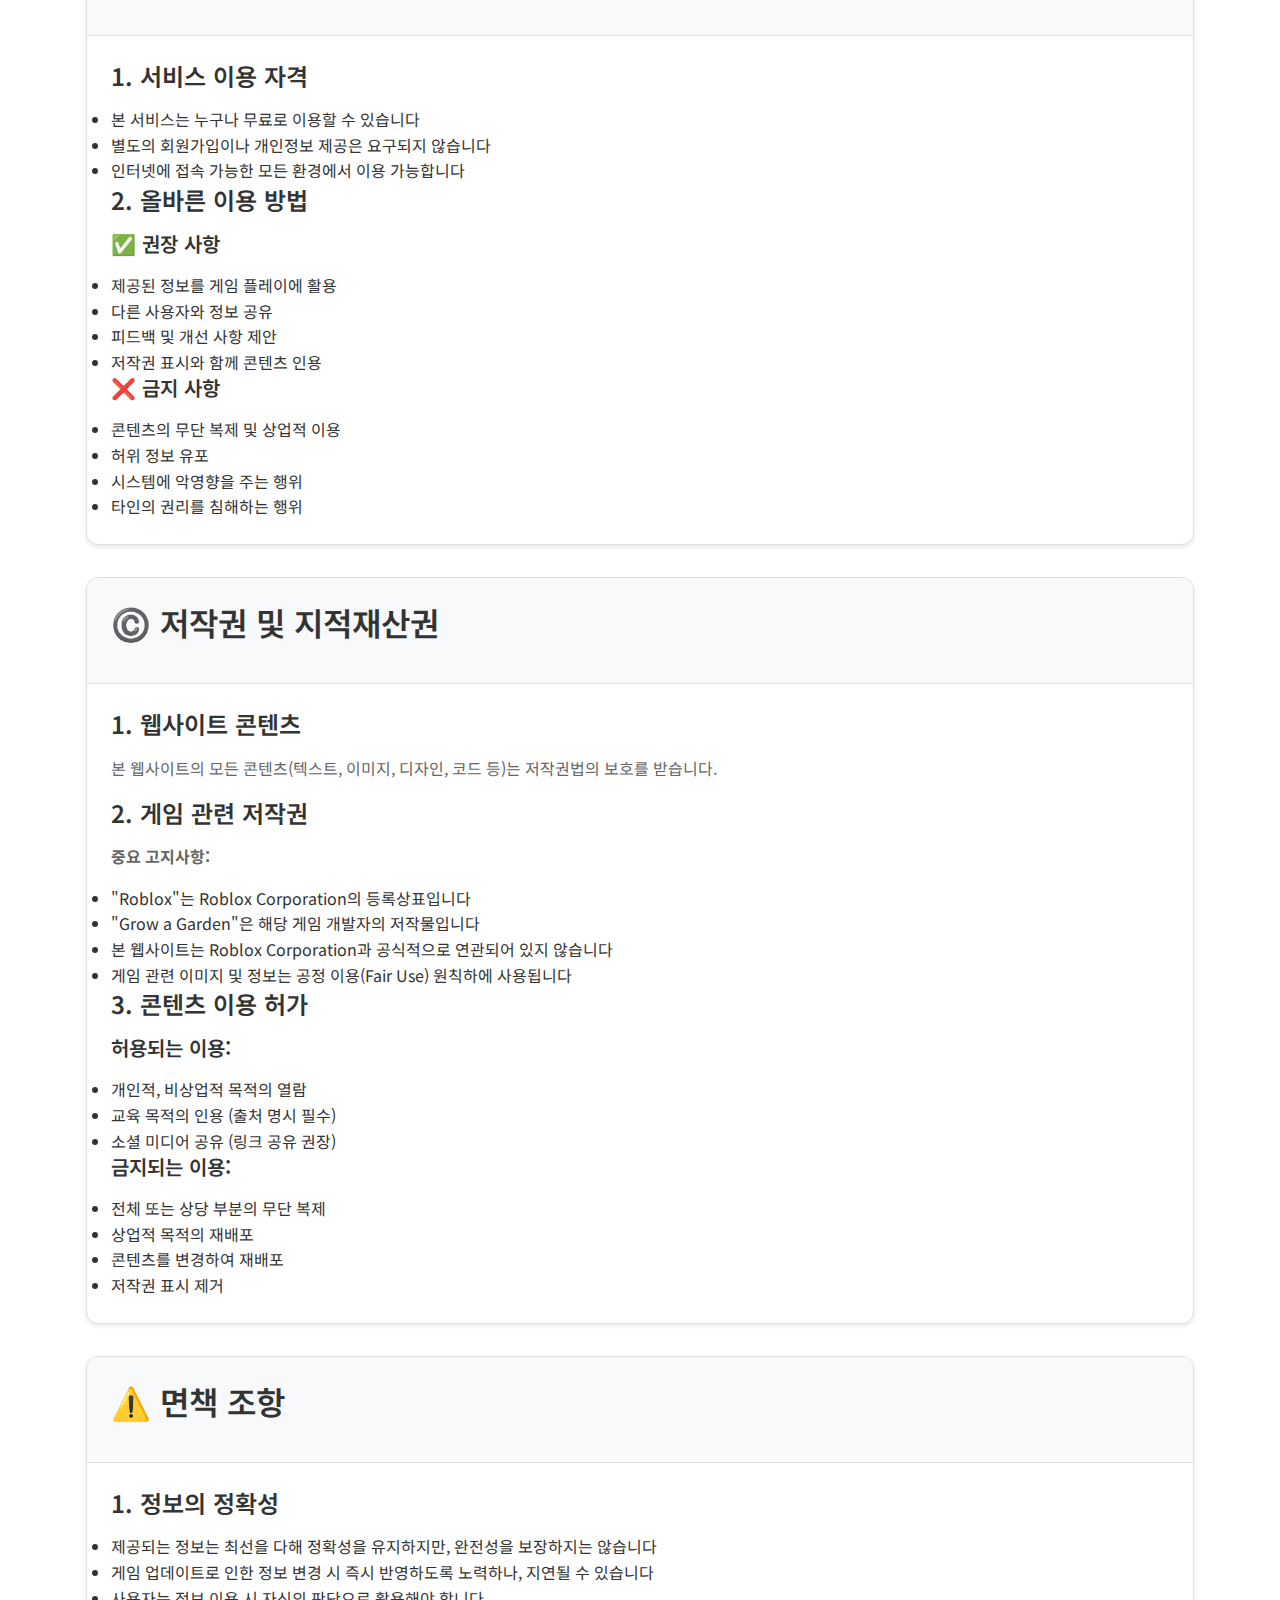
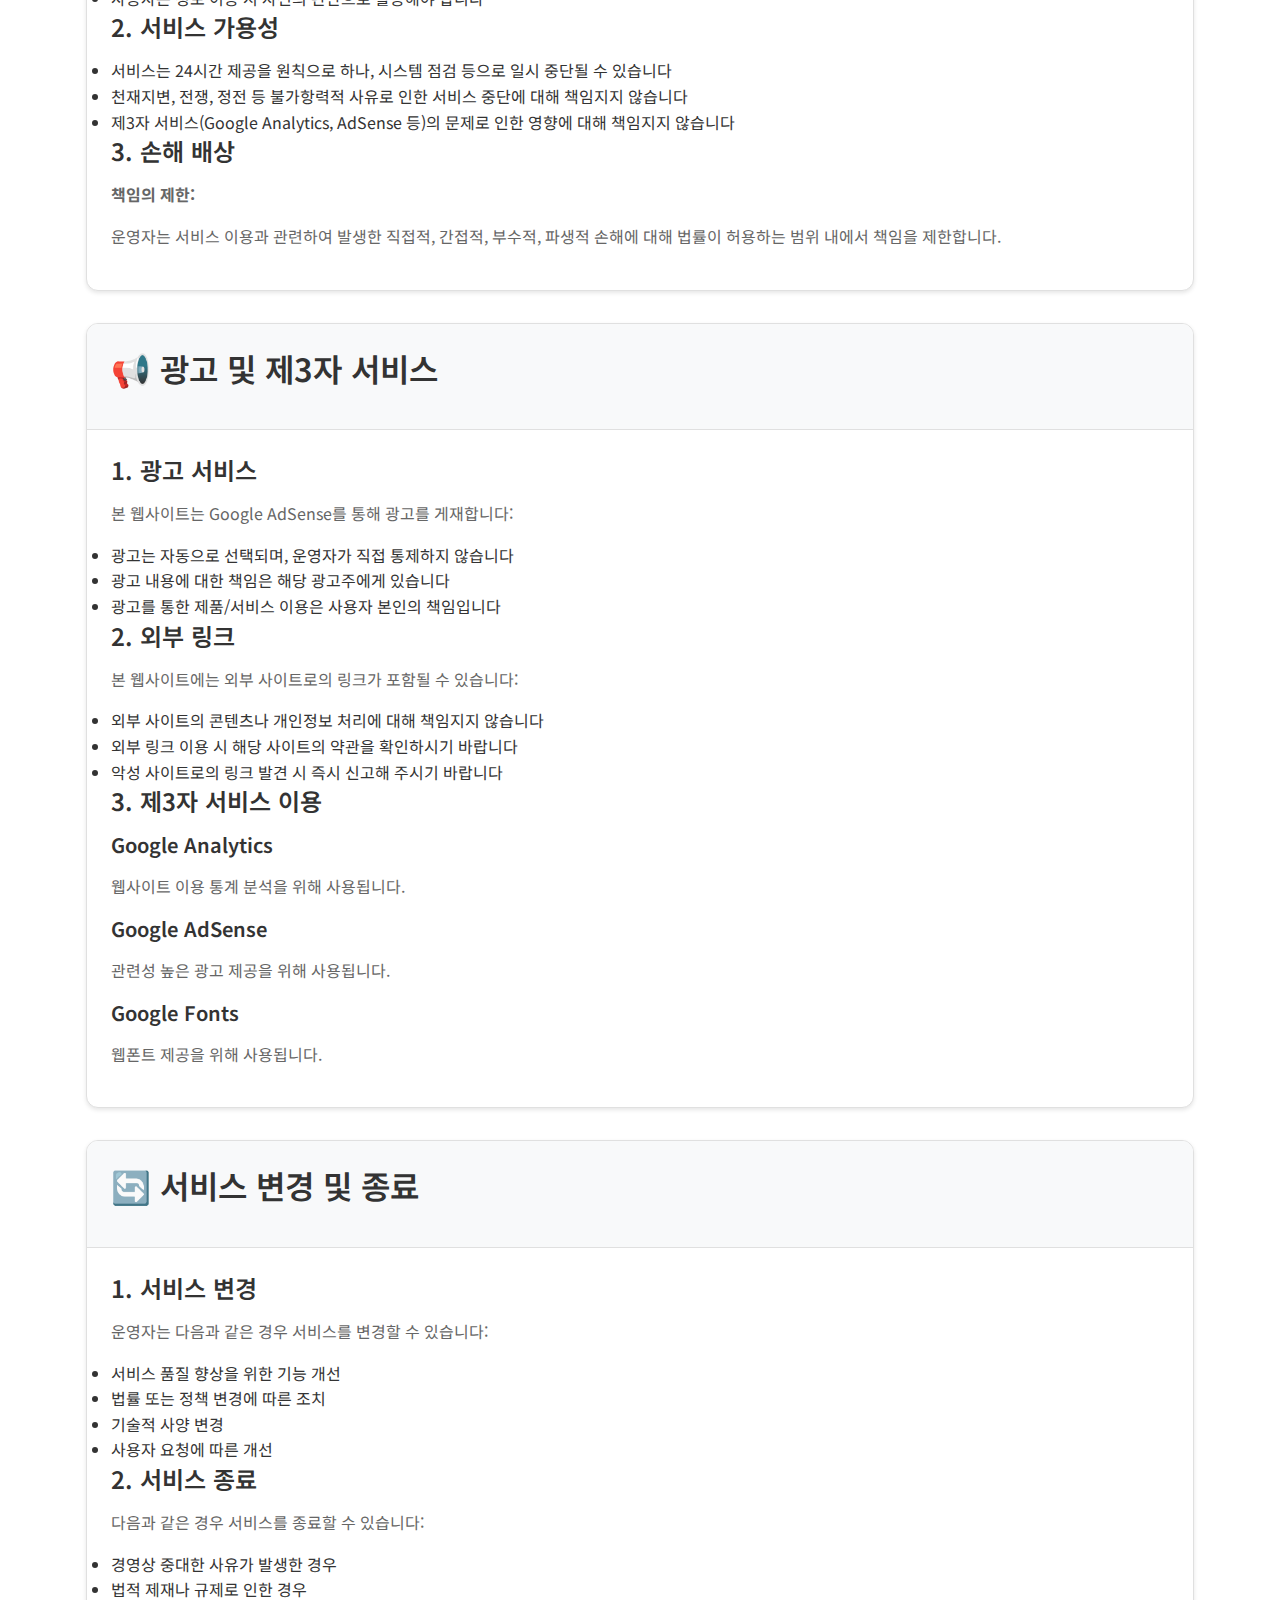
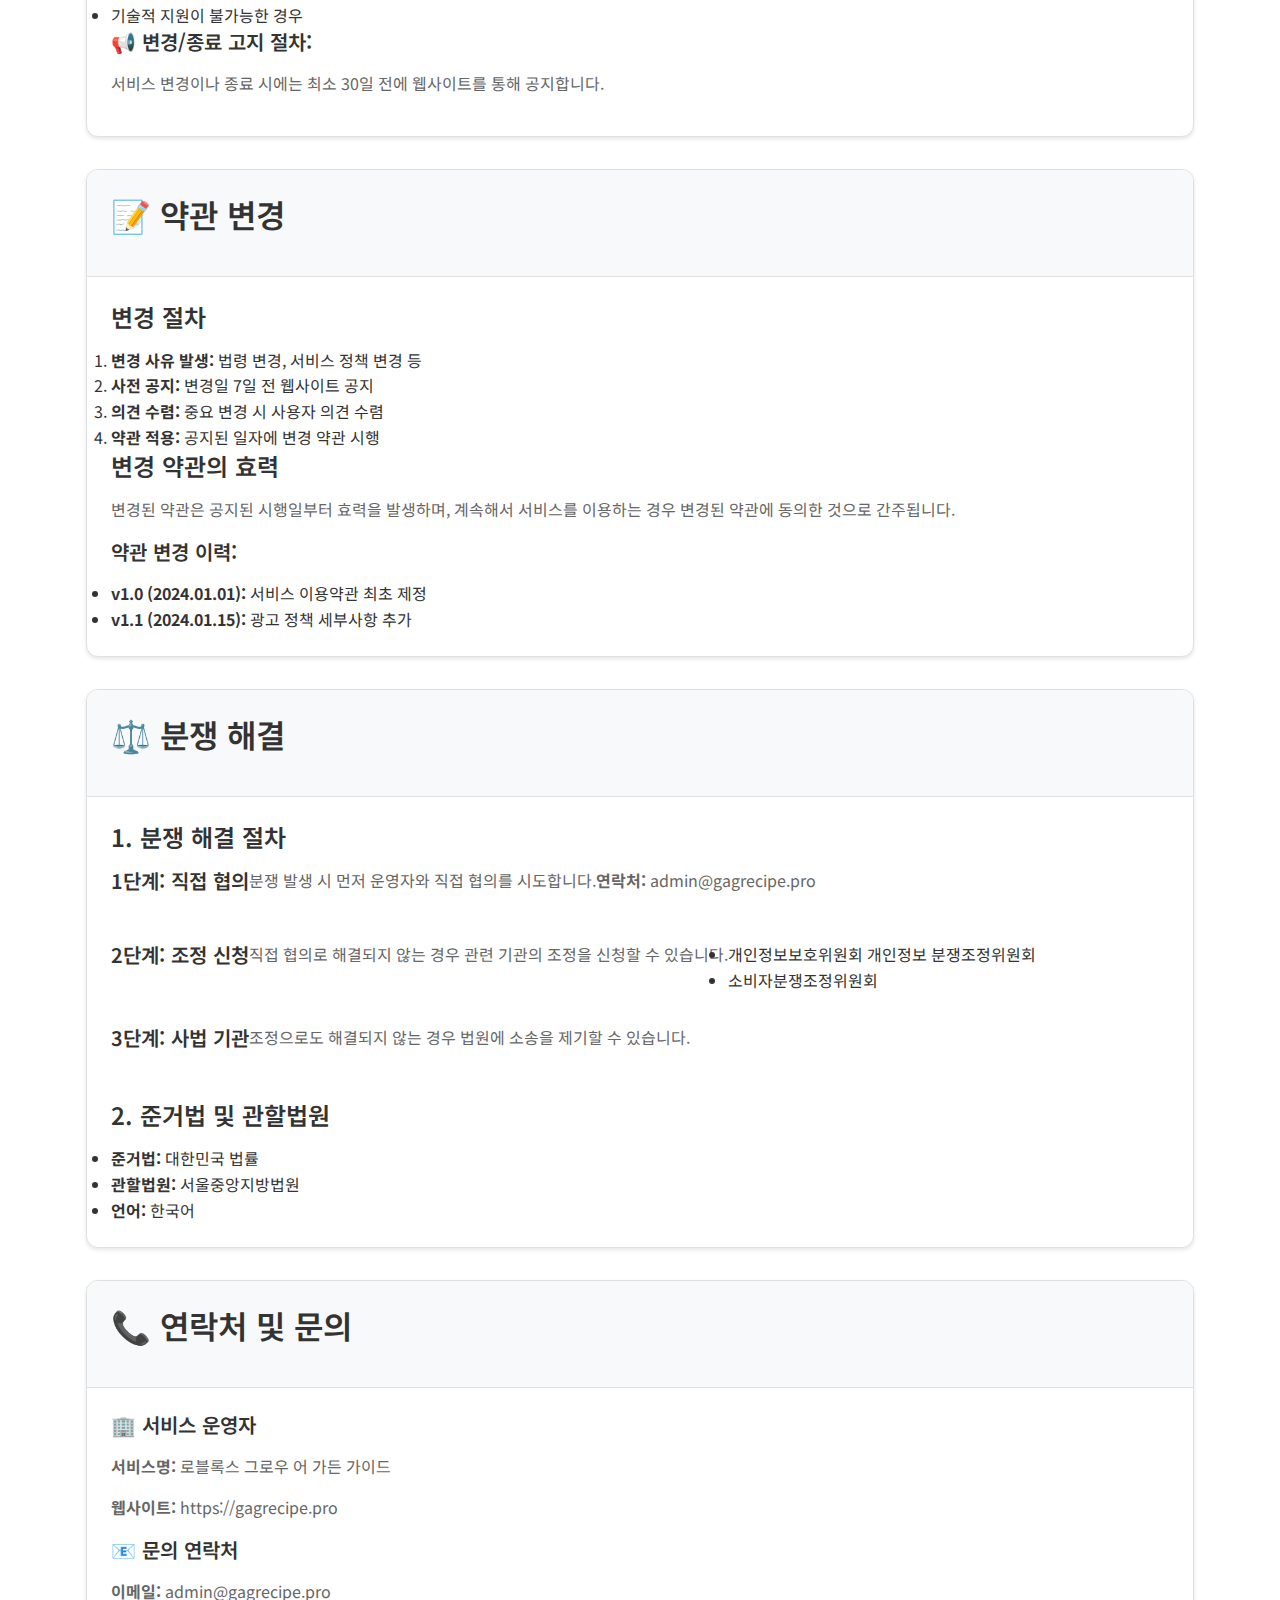
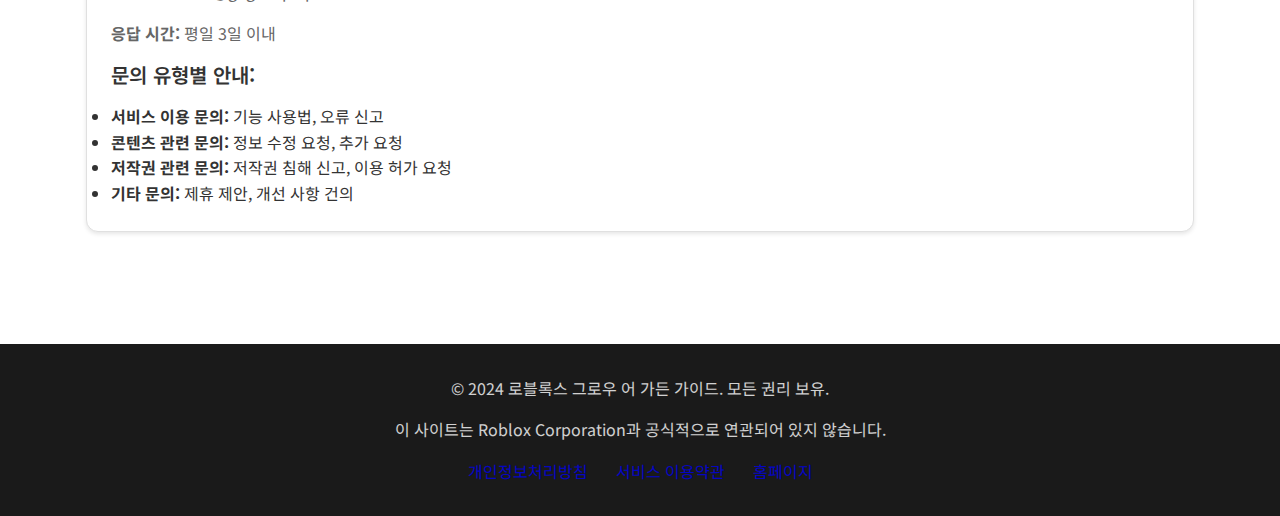
<file: terms-of-service.html>
<!DOCTYPE html>
<html lang="ko">
<head>
    <meta charset="UTF-8">
    <meta name="viewport" content="width=device-width, initial-scale=1.0">
    <meta http-equiv="X-UA-Compatible" content="IE=edge">
    
    <!-- SEO Meta Tags -->
    <title>서비스 이용약관 | 로블록스 그로우 어 가든 가이드</title>
    <meta name="description" content="로블록스 그로우 어 가든 가이드 웹사이트의 서비스 이용약관입니다. 사용자와 운영자 간의 권리와 의무를 규정합니다.">
    <meta name="robots" content="index, follow">
    
    <!-- Stylesheets -->
    <link rel="stylesheet" href="assets/css/main.css">
    <link rel="stylesheet" href="assets/css/responsive.css">
    
    <!-- Structured Data -->
    <script type="application/ld+json">
    {
        "@context": "https://schema.org",
        "@type": "WebPage",
        "name": "서비스 이용약관",
        "description": "로블록스 그로우 어 가든 가이드 서비스 이용약관",
        "url": "https://gagrecipe.pro/terms-of-service.html"
    }
    </script>
</head>
<body>
    <!-- Header Navigation -->
    <header class="header">
        <nav class="nav container">
            <a href="/" class="logo">GAG 가이드</a>
            
            <ul class="nav-menu">
                <li><a href="/" class="nav-link">홈페이지</a></li>
                <li><a href="beginner-guide.html" class="nav-link">초보자 가이드</a></li>
                <li><a href="plant-encyclopedia.html" class="nav-link">식물 도감</a></li>
                <li><a href="items-tools.html" class="nav-link">아이템 & 도구</a></li>
                <li><a href="tips-strategies.html" class="nav-link">팁 & 전략</a></li>
                <li><a href="updates-news.html" class="nav-link">업데이트 & 뉴스</a></li>
            </ul>
            
            <div class="nav-controls">
                <button class="theme-toggle" aria-label="테마 전환">🌙</button>
                <button class="nav-toggle" aria-label="메뉴 전환">☰</button>
            </div>
        </nav>
    </header>

    <!-- Main Content -->
    <main class="main-content">
        <!-- Page Header -->
        <section class="hero-section">
            <div class="container">
                <h1 class="hero-title">서비스 이용약관 ⚖️</h1>
                <p class="hero-subtitle">공정하고 투명한 서비스 이용을 위한 약관</p>
            </div>
        </section>

        <div class="container">
            <!-- 약관 개요 -->
            <section class="terms-overview mb-4">
                <div class="card">
                    <div class="card-header">
                        <h2>📌 약관 개요</h2>
                    </div>
                    <div class="card-body">
                        <div class="terms-summary">
                            <div class="summary-item">
                                <strong>📅 시행일:</strong> 2024년 1월 1일
                            </div>
                            <div class="summary-item">
                                <strong>🔄 최종 수정일:</strong> 2024년 1월 15일
                            </div>
                            <div class="summary-item">
                                <strong>📧 문의처:</strong> admin@gagrecipe.pro
                            </div>
                        </div>
                        
                        <p class="mt-3">
                            본 약관은 로블록스 그로우 어 가든 가이드(이하 "서비스")를 이용함에 있어 
                            사용자와 운영자 간의 권리, 의무 및 책임사항을 규정함을 목적으로 합니다.
                        </p>
                    </div>
                </div>
            </section>

            <!-- 서비스 정의 -->
            <section class="service-definition mb-4">
                <div class="card">
                    <div class="card-header">
                        <h2>🎯 서비스 정의</h2>
                    </div>
                    <div class="card-body">
                        <h3>1. 서비스 개요</h3>
                        <p>"로블록스 그로우 어 가든 가이드"는 Roblox 플랫폼의 "Grow a Garden" 게임에 관한 정보, 가이드, 팁을 제공하는 웹사이트입니다.</p>

                        <h3>2. 제공 서비스</h3>
                        <div class="service-grid">
                            <div class="service-item">
                                <h4>📚 게임 가이드</h4>
                                <ul>
                                    <li>초보자를 위한 기본 가이드</li>
                                    <li>고급 전략 및 팁</li>
                                    <li>식물 및 아이템 정보</li>
                                </ul>
                            </div>

                            <div class="service-item">
                                <h4>📰 최신 정보</h4>
                                <ul>
                                    <li>게임 업데이트 소식</li>
                                    <li>새로운 기능 안내</li>
                                    <li>이벤트 정보</li>
                                </ul>
                            </div>

                            <div class="service-item">
                                <h4>🔍 검색 서비스</h4>
                                <ul>
                                    <li>사이트 내 콘텐츠 검색</li>
                                    <li>카테고리별 정보 분류</li>
                                    <li>관련 정보 추천</li>
                                </ul>
                            </div>

                            <div class="service-item">
                                <h4>💡 사용자 도구</h4>
                                <ul>
                                    <li>테마 설정 (다크/라이트 모드)</li>
                                    <li>즐겨찾기 기능</li>
                                    <li>반응형 디자인</li>
                                </ul>
                            </div>
                        </div>
                    </div>
                </div>
            </section>

            <!-- 이용 조건 -->
            <section class="usage-conditions mb-4">
                <div class="card">
                    <div class="card-header">
                        <h2>✅ 이용 조건</h2>
                    </div>
                    <div class="card-body">
                        <h3>1. 서비스 이용 자격</h3>
                        <ul>
                            <li>본 서비스는 누구나 무료로 이용할 수 있습니다</li>
                            <li>별도의 회원가입이나 개인정보 제공은 요구되지 않습니다</li>
                            <li>인터넷에 접속 가능한 모든 환경에서 이용 가능합니다</li>
                        </ul>

                        <h3>2. 올바른 이용 방법</h3>
                        <div class="usage-dos-donts">
                            <div class="dos">
                                <h4>✅ 권장 사항</h4>
                                <ul>
                                    <li>제공된 정보를 게임 플레이에 활용</li>
                                    <li>다른 사용자와 정보 공유</li>
                                    <li>피드백 및 개선 사항 제안</li>
                                    <li>저작권 표시와 함께 콘텐츠 인용</li>
                                </ul>
                            </div>

                            <div class="donts">
                                <h4>❌ 금지 사항</h4>
                                <ul>
                                    <li>콘텐츠의 무단 복제 및 상업적 이용</li>
                                    <li>허위 정보 유포</li>
                                    <li>시스템에 악영향을 주는 행위</li>
                                    <li>타인의 권리를 침해하는 행위</li>
                                </ul>
                            </div>
                        </div>
                    </div>
                </div>
            </section>

            <!-- 저작권 및 지적재산권 -->
            <section class="copyright mb-4">
                <div class="card">
                    <div class="card-header">
                        <h2>©️ 저작권 및 지적재산권</h2>
                    </div>
                    <div class="card-body">
                        <h3>1. 웹사이트 콘텐츠</h3>
                        <p>본 웹사이트의 모든 콘텐츠(텍스트, 이미지, 디자인, 코드 등)는 저작권법의 보호를 받습니다.</p>

                        <h3>2. 게임 관련 저작권</h3>
                        <div class="copyright-notice">
                            <p><strong>중요 고지사항:</strong></p>
                            <ul>
                                <li>"Roblox"는 Roblox Corporation의 등록상표입니다</li>
                                <li>"Grow a Garden"은 해당 게임 개발자의 저작물입니다</li>
                                <li>본 웹사이트는 Roblox Corporation과 공식적으로 연관되어 있지 않습니다</li>
                                <li>게임 관련 이미지 및 정보는 공정 이용(Fair Use) 원칙하에 사용됩니다</li>
                            </ul>
                        </div>

                        <h3>3. 콘텐츠 이용 허가</h3>
                        <div class="license-info">
                            <h4>허용되는 이용:</h4>
                            <ul>
                                <li>개인적, 비상업적 목적의 열람</li>
                                <li>교육 목적의 인용 (출처 명시 필수)</li>
                                <li>소셜 미디어 공유 (링크 공유 권장)</li>
                            </ul>

                            <h4>금지되는 이용:</h4>
                            <ul>
                                <li>전체 또는 상당 부분의 무단 복제</li>
                                <li>상업적 목적의 재배포</li>
                                <li>콘텐츠를 변경하여 재배포</li>
                                <li>저작권 표시 제거</li>
                            </ul>
                        </div>
                    </div>
                </div>
            </section>

            <!-- 면책 조항 -->
            <section class="disclaimer mb-4">
                <div class="card">
                    <div class="card-header">
                        <h2>⚠️ 면책 조항</h2>
                    </div>
                    <div class="card-body">
                        <h3>1. 정보의 정확성</h3>
                        <ul>
                            <li>제공되는 정보는 최선을 다해 정확성을 유지하지만, 완전성을 보장하지는 않습니다</li>
                            <li>게임 업데이트로 인한 정보 변경 시 즉시 반영하도록 노력하나, 지연될 수 있습니다</li>
                            <li>사용자는 정보 이용 시 자신의 판단으로 활용해야 합니다</li>
                        </ul>

                        <h3>2. 서비스 가용성</h3>
                        <ul>
                            <li>서비스는 24시간 제공을 원칙으로 하나, 시스템 점검 등으로 일시 중단될 수 있습니다</li>
                            <li>천재지변, 전쟁, 정전 등 불가항력적 사유로 인한 서비스 중단에 대해 책임지지 않습니다</li>
                            <li>제3자 서비스(Google Analytics, AdSense 등)의 문제로 인한 영향에 대해 책임지지 않습니다</li>
                        </ul>

                        <h3>3. 손해 배상</h3>
                        <div class="liability-limit">
                            <p><strong>책임의 제한:</strong></p>
                            <p>운영자는 서비스 이용과 관련하여 발생한 직접적, 간접적, 부수적, 파생적 손해에 대해 
                            법률이 허용하는 범위 내에서 책임을 제한합니다.</p>
                        </div>
                    </div>
                </div>
            </section>

            <!-- 광고 및 제3자 서비스 -->
            <section class="advertising mb-4">
                <div class="card">
                    <div class="card-header">
                        <h2>📢 광고 및 제3자 서비스</h2>
                    </div>
                    <div class="card-body">
                        <h3>1. 광고 서비스</h3>
                        <p>본 웹사이트는 Google AdSense를 통해 광고를 게재합니다:</p>
                        <ul>
                            <li>광고는 자동으로 선택되며, 운영자가 직접 통제하지 않습니다</li>
                            <li>광고 내용에 대한 책임은 해당 광고주에게 있습니다</li>
                            <li>광고를 통한 제품/서비스 이용은 사용자 본인의 책임입니다</li>
                        </ul>

                        <h3>2. 외부 링크</h3>
                        <p>본 웹사이트에는 외부 사이트로의 링크가 포함될 수 있습니다:</p>
                        <ul>
                            <li>외부 사이트의 콘텐츠나 개인정보 처리에 대해 책임지지 않습니다</li>
                            <li>외부 링크 이용 시 해당 사이트의 약관을 확인하시기 바랍니다</li>
                            <li>악성 사이트로의 링크 발견 시 즉시 신고해 주시기 바랍니다</li>
                        </ul>

                        <h3>3. 제3자 서비스 이용</h3>
                        <div class="third-party-services">
                            <div class="service-detail">
                                <h4>Google Analytics</h4>
                                <p>웹사이트 이용 통계 분석을 위해 사용됩니다.</p>
                            </div>
                            <div class="service-detail">
                                <h4>Google AdSense</h4>
                                <p>관련성 높은 광고 제공을 위해 사용됩니다.</p>
                            </div>
                            <div class="service-detail">
                                <h4>Google Fonts</h4>
                                <p>웹폰트 제공을 위해 사용됩니다.</p>
                            </div>
                        </div>
                    </div>
                </div>
            </section>

            <!-- 서비스 변경 및 종료 -->
            <section class="service-changes mb-4">
                <div class="card">
                    <div class="card-header">
                        <h2>🔄 서비스 변경 및 종료</h2>
                    </div>
                    <div class="card-body">
                        <h3>1. 서비스 변경</h3>
                        <p>운영자는 다음과 같은 경우 서비스를 변경할 수 있습니다:</p>
                        <ul>
                            <li>서비스 품질 향상을 위한 기능 개선</li>
                            <li>법률 또는 정책 변경에 따른 조치</li>
                            <li>기술적 사양 변경</li>
                            <li>사용자 요청에 따른 개선</li>
                        </ul>

                        <h3>2. 서비스 종료</h3>
                        <p>다음과 같은 경우 서비스를 종료할 수 있습니다:</p>
                        <ul>
                            <li>경영상 중대한 사유가 발생한 경우</li>
                            <li>법적 제재나 규제로 인한 경우</li>
                            <li>기술적 지원이 불가능한 경우</li>
                        </ul>

                        <div class="notice-procedure">
                            <h4>📢 변경/종료 고지 절차:</h4>
                            <p>서비스 변경이나 종료 시에는 최소 30일 전에 웹사이트를 통해 공지합니다.</p>
                        </div>
                    </div>
                </div>
            </section>

            <!-- 약관 변경 -->
            <section class="terms-changes mb-4">
                <div class="card">
                    <div class="card-header">
                        <h2>📝 약관 변경</h2>
                    </div>
                    <div class="card-body">
                        <h3>변경 절차</h3>
                        <ol>
                            <li><strong>변경 사유 발생:</strong> 법령 변경, 서비스 정책 변경 등</li>
                            <li><strong>사전 공지:</strong> 변경일 7일 전 웹사이트 공지</li>
                            <li><strong>의견 수렴:</strong> 중요 변경 시 사용자 의견 수렴</li>
                            <li><strong>약관 적용:</strong> 공지된 일자에 변경 약관 시행</li>
                        </ol>

                        <h3>변경 약관의 효력</h3>
                        <p>변경된 약관은 공지된 시행일부터 효력을 발생하며, 계속해서 서비스를 이용하는 경우 
                        변경된 약관에 동의한 것으로 간주됩니다.</p>

                        <div class="version-history">
                            <h4>약관 변경 이력:</h4>
                            <ul>
                                <li><strong>v1.0 (2024.01.01):</strong> 서비스 이용약관 최초 제정</li>
                                <li><strong>v1.1 (2024.01.15):</strong> 광고 정책 세부사항 추가</li>
                            </ul>
                        </div>
                    </div>
                </div>
            </section>

            <!-- 분쟁 해결 -->
            <section class="dispute-resolution mb-4">
                <div class="card">
                    <div class="card-header">
                        <h2>⚖️ 분쟁 해결</h2>
                    </div>
                    <div class="card-body">
                        <h3>1. 분쟁 해결 절차</h3>
                        <div class="resolution-steps">
                            <div class="step">
                                <h4>1단계: 직접 협의</h4>
                                <p>분쟁 발생 시 먼저 운영자와 직접 협의를 시도합니다.</p>
                                <p><strong>연락처:</strong> admin@gagrecipe.pro</p>
                            </div>

                            <div class="step">
                                <h4>2단계: 조정 신청</h4>
                                <p>직접 협의로 해결되지 않는 경우 관련 기관의 조정을 신청할 수 있습니다.</p>
                                <ul>
                                    <li>개인정보보호위원회 개인정보 분쟁조정위원회</li>
                                    <li>소비자분쟁조정위원회</li>
                                </ul>
                            </div>

                            <div class="step">
                                <h4>3단계: 사법 기관</h4>
                                <p>조정으로도 해결되지 않는 경우 법원에 소송을 제기할 수 있습니다.</p>
                            </div>
                        </div>

                        <h3>2. 준거법 및 관할법원</h3>
                        <ul>
                            <li><strong>준거법:</strong> 대한민국 법률</li>
                            <li><strong>관할법원:</strong> 서울중앙지방법원</li>
                            <li><strong>언어:</strong> 한국어</li>
                        </ul>
                    </div>
                </div>
            </section>

            <!-- 연락처 정보 -->
            <section class="contact-section mb-4">
                <div class="card">
                    <div class="card-header">
                        <h2>📞 연락처 및 문의</h2>
                    </div>
                    <div class="card-body">
                        <div class="contact-grid">
                            <div class="contact-item">
                                <h4>🏢 서비스 운영자</h4>
                                <p><strong>서비스명:</strong> 로블록스 그로우 어 가든 가이드</p>
                                <p><strong>웹사이트:</strong> https://gagrecipe.pro</p>
                            </div>

                            <div class="contact-item">
                                <h4>📧 문의 연락처</h4>
                                <p><strong>이메일:</strong> admin@gagrecipe.pro</p>
                                <p><strong>응답 시간:</strong> 평일 3일 이내</p>
                            </div>
                        </div>

                        <div class="inquiry-types">
                            <h4>문의 유형별 안내:</h4>
                            <ul>
                                <li><strong>서비스 이용 문의:</strong> 기능 사용법, 오류 신고</li>
                                <li><strong>콘텐츠 관련 문의:</strong> 정보 수정 요청, 추가 요청</li>
                                <li><strong>저작권 관련 문의:</strong> 저작권 침해 신고, 이용 허가 요청</li>
                                <li><strong>기타 문의:</strong> 제휴 제안, 개선 사항 건의</li>
                            </ul>
                        </div>
                    </div>
                </div>
            </section>
        </div>
    </main>

    <!-- Footer -->
    <footer class="footer">
        <div class="container">
            <div class="footer-content">
                <p>&copy; 2024 로블록스 그로우 어 가든 가이드. 모든 권리 보유.</p>
                <p>이 사이트는 Roblox Corporation과 공식적으로 연관되어 있지 않습니다.</p>
                <div class="footer-links mt-2">
                    <a href="privacy-policy.html" class="text-white me-3">개인정보처리방침</a>
                    <a href="terms-of-service.html" class="text-white me-3">서비스 이용약관</a>
                    <a href="/" class="text-white">홈페이지</a>
                </div>
            </div>
        </div>
    </footer>

    <!-- Back to Top Button -->
    <button class="back-to-top" aria-label="맨 위로 이동">↑</button>

    <!-- Scripts -->
    <script src="assets/js/main.js"></script>
    <script src="assets/js/cookie-consent.js"></script>
</body>
</html>
</file>
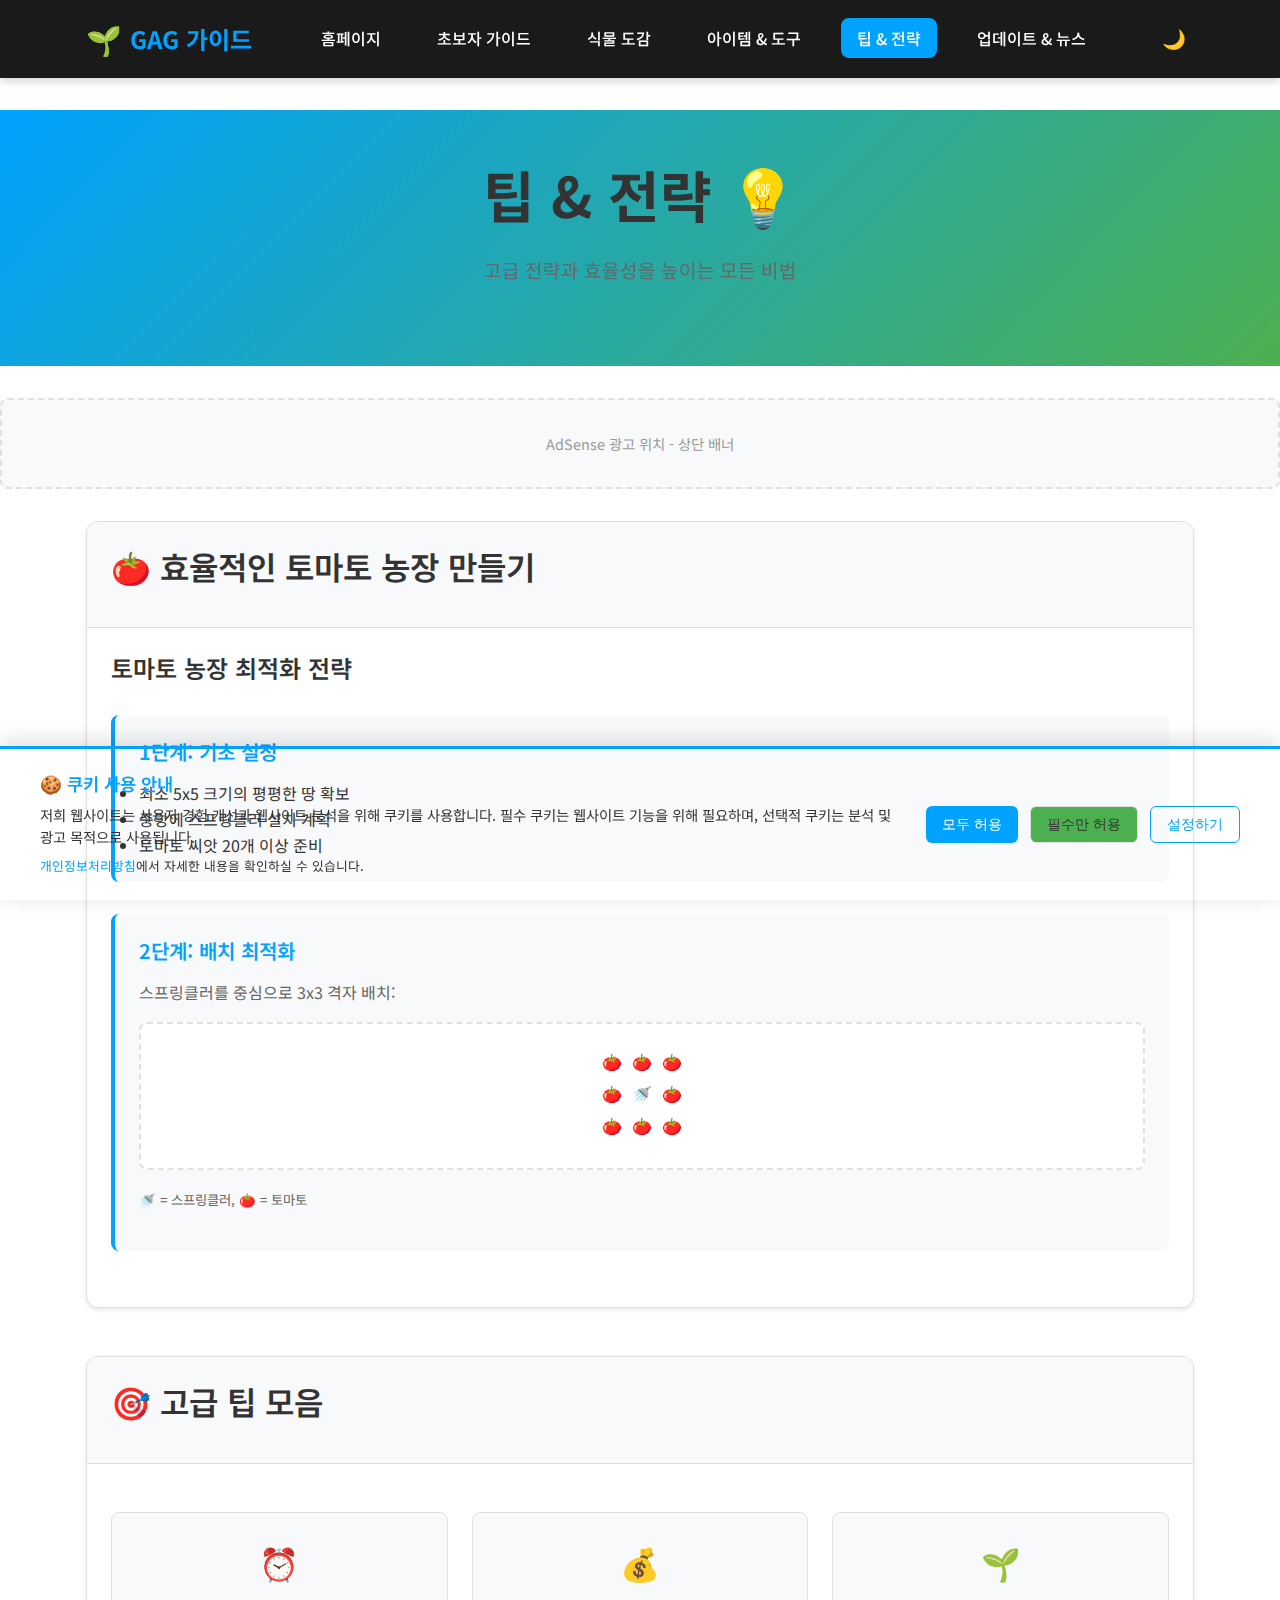
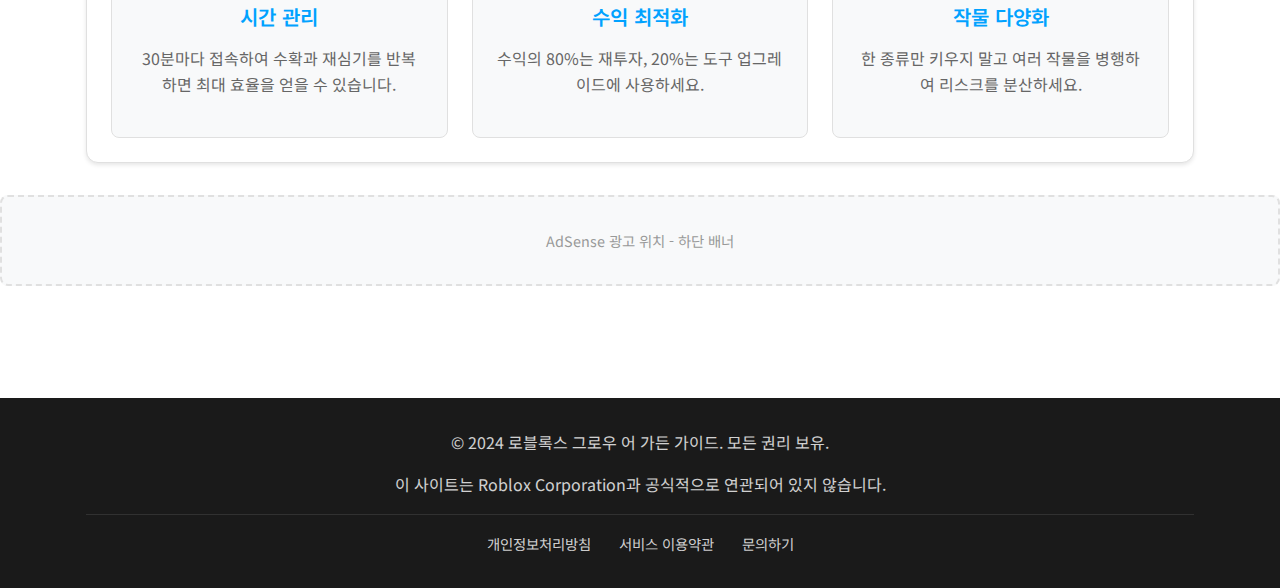
<file: tips-strategies.html>
<!DOCTYPE html>
<html lang="ko">
<head>
    <meta charset="UTF-8">
    <meta name="viewport" content="width=device-width, initial-scale=1.0">
    <title>팁 & 전략 | 로블록스 그로우 어 가든 완벽 공략</title>
    <meta name="description" content="로블록스 그로우 어 가든 고급 전략과 효율성 팁! 수익 극대화, 농장 최적화, 고급 테크닉까지 모든 비법을 공개합니다.">
    <link rel="stylesheet" href="assets/css/main.css">
    <link rel="stylesheet" href="assets/css/responsive.css">
</head>
<body>
    <header class="header">
        <nav class="nav container">
            <a href="/" class="logo">GAG 가이드</a>
            <ul class="nav-menu">
                <li><a href="/" class="nav-link">홈페이지</a></li>
                <li><a href="beginner-guide.html" class="nav-link">초보자 가이드</a></li>
                <li><a href="plant-encyclopedia.html" class="nav-link">식물 도감</a></li>
                <li><a href="items-tools.html" class="nav-link">아이템 & 도구</a></li>
                <li><a href="tips-strategies.html" class="nav-link active">팁 & 전략</a></li>
                <li><a href="updates-news.html" class="nav-link">업데이트 & 뉴스</a></li>
            </ul>
            <div class="nav-controls">
                <button class="theme-toggle" aria-label="테마 전환">🌙</button>
                <button class="nav-toggle" aria-label="메뉴 전환">☰</button>
            </div>
        </nav>
    </header>

    <main class="main-content">
        <section class="hero-section">
            <div class="container">
                <h1 class="hero-title">팁 & 전략 💡</h1>
                <p class="hero-subtitle">고급 전략과 효율성을 높이는 모든 비법</p>
            </div>
        </section>

        <div class="ad-container">
            <div class="ad-banner">AdSense 광고 위치 - 상단 배너</div>
        </div>

        <div class="container">
            <section id="tomato-farming" class="strategy-section mb-4">
                <div class="card">
                    <div class="card-header">
                        <h2>🍅 효율적인 토마토 농장 만들기</h2>
                    </div>
                    <div class="card-body">
                        <h3>토마토 농장 최적화 전략</h3>
                        <div class="strategy-content">
                            <div class="strategy-step">
                                <h4>1단계: 기초 설정</h4>
                                <ul>
                                    <li>최소 5x5 크기의 평평한 땅 확보</li>
                                    <li>중앙에 스프링클러 설치 계획</li>
                                    <li>토마토 씨앗 20개 이상 준비</li>
                                </ul>
                            </div>
                            
                            <div class="strategy-step">
                                <h4>2단계: 배치 최적화</h4>
                                <p>스프링클러를 중심으로 3x3 격자 배치:</p>
                                <div class="layout-example">
                                    🍅 🍅 🍅<br>
                                    🍅 🚿 🍅<br>
                                    🍅 🍅 🍅
                                </div>
                                <p><small>🚿 = 스프링클러, 🍅 = 토마토</small></p>
                            </div>
                        </div>
                    </div>
                </div>
            </section>

            <section class="advanced-tips mb-4">
                <div class="card">
                    <div class="card-header">
                        <h2>🎯 고급 팁 모음</h2>
                    </div>
                    <div class="card-body">
                        <div class="tips-grid">
                            <div class="tip-item">
                                <div class="tip-icon">⏰</div>
                                <h4>시간 관리</h4>
                                <p>30분마다 접속하여 수확과 재심기를 반복하면 최대 효율을 얻을 수 있습니다.</p>
                            </div>
                            
                            <div class="tip-item">
                                <div class="tip-icon">💰</div>
                                <h4>수익 최적화</h4>
                                <p>수익의 80%는 재투자, 20%는 도구 업그레이드에 사용하세요.</p>
                            </div>
                            
                            <div class="tip-item">
                                <div class="tip-icon">🌱</div>
                                <h4>작물 다양화</h4>
                                <p>한 종류만 키우지 말고 여러 작물을 병행하여 리스크를 분산하세요.</p>
                            </div>
                        </div>
                    </div>
                </div>
            </section>
        </div>

        <div class="ad-container">
            <div class="ad-banner">AdSense 광고 위치 - 하단 배너</div>
        </div>
    </main>

    <footer class="footer">
        <div class="container">
            <div class="footer-content">
                <p>&copy; 2024 로블록스 그로우 어 가든 가이드. 모든 권리 보유.</p>
                <p>이 사이트는 Roblox Corporation과 공식적으로 연관되어 있지 않습니다.</p>
                <div class="footer-legal mt-2">
                    <a href="privacy-policy.html" class="text-white me-3">개인정보처리방침</a>
                    <a href="terms-of-service.html" class="text-white me-3">서비스 이용약관</a>
                    <a href="mailto:admin@gagrecipe.pro" class="text-white">문의하기</a>
                </div>
            </div>
        </div>
    </footer>

    <button class="back-to-top" aria-label="맨 위로 이동">↑</button>
    <script src="assets/js/main.js"></script>
    <script src="assets/js/cookie-consent.js"></script>
</body>
</html>
</file>
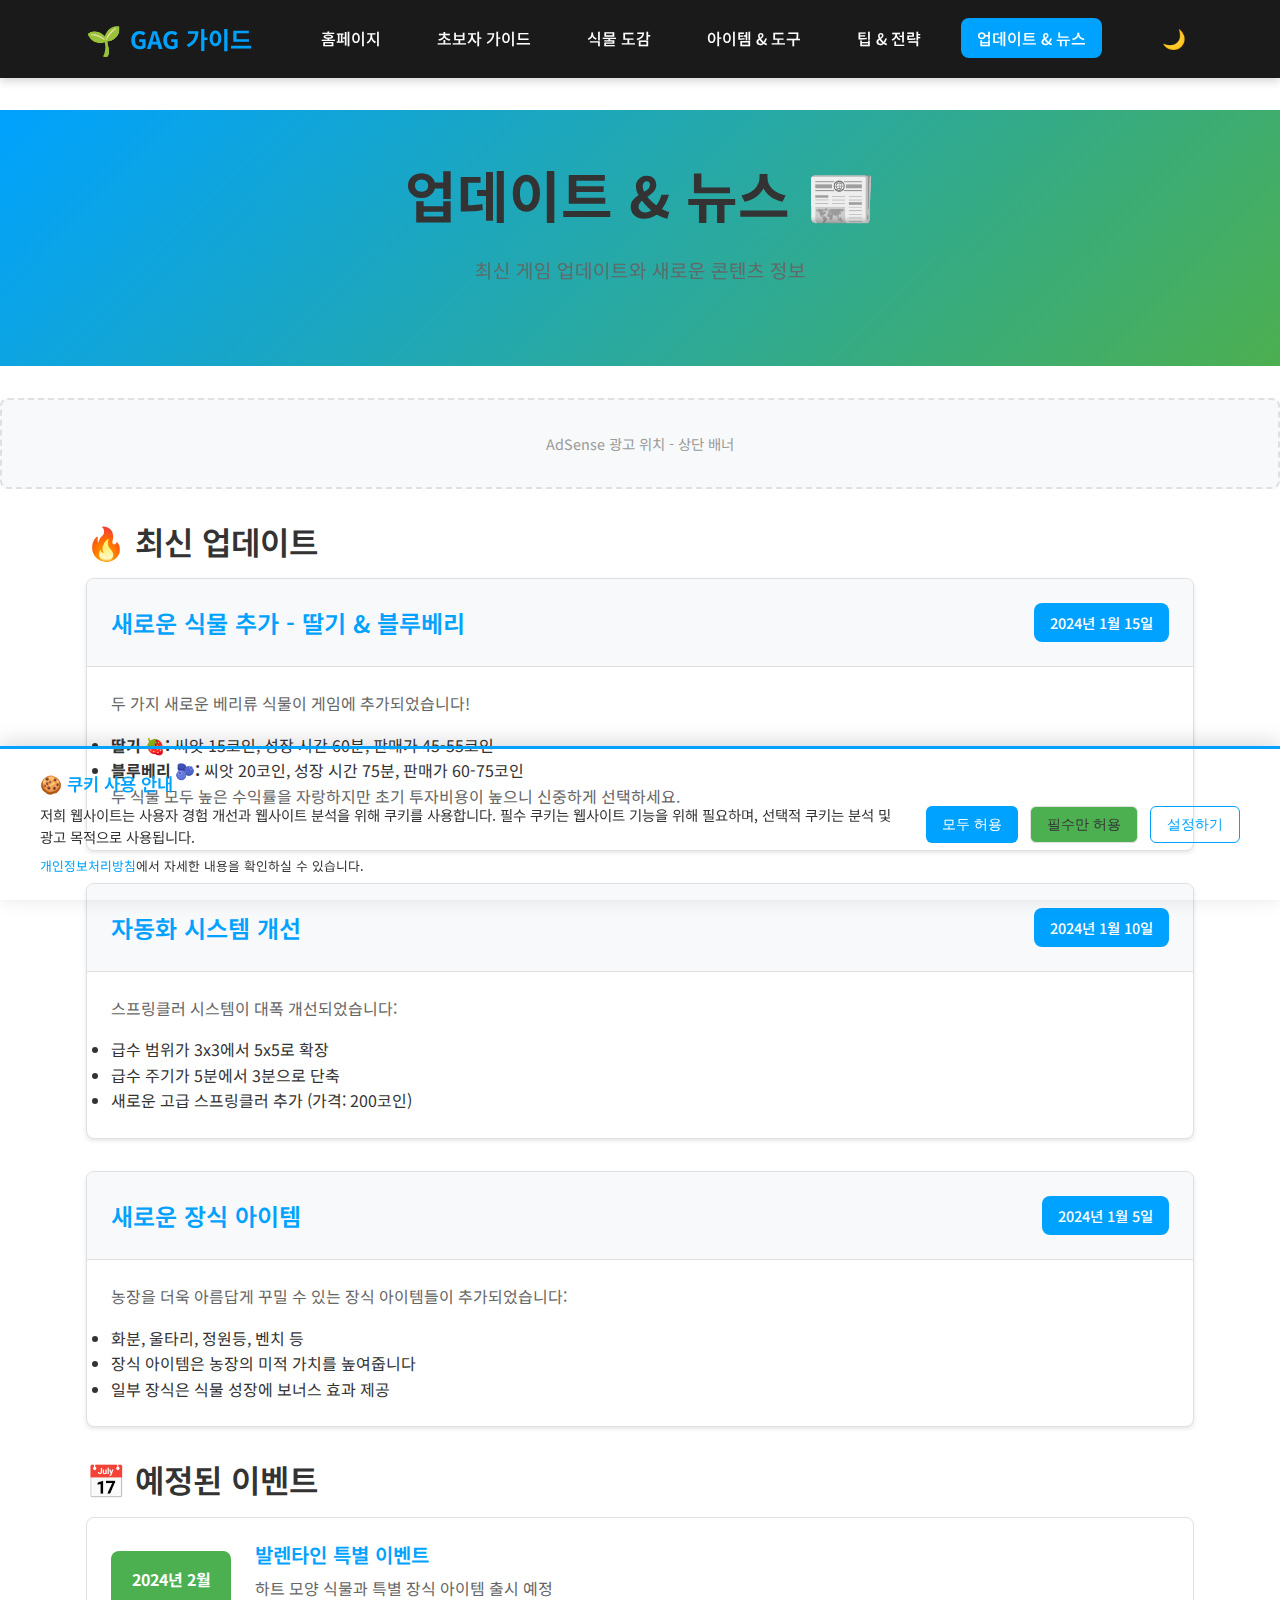
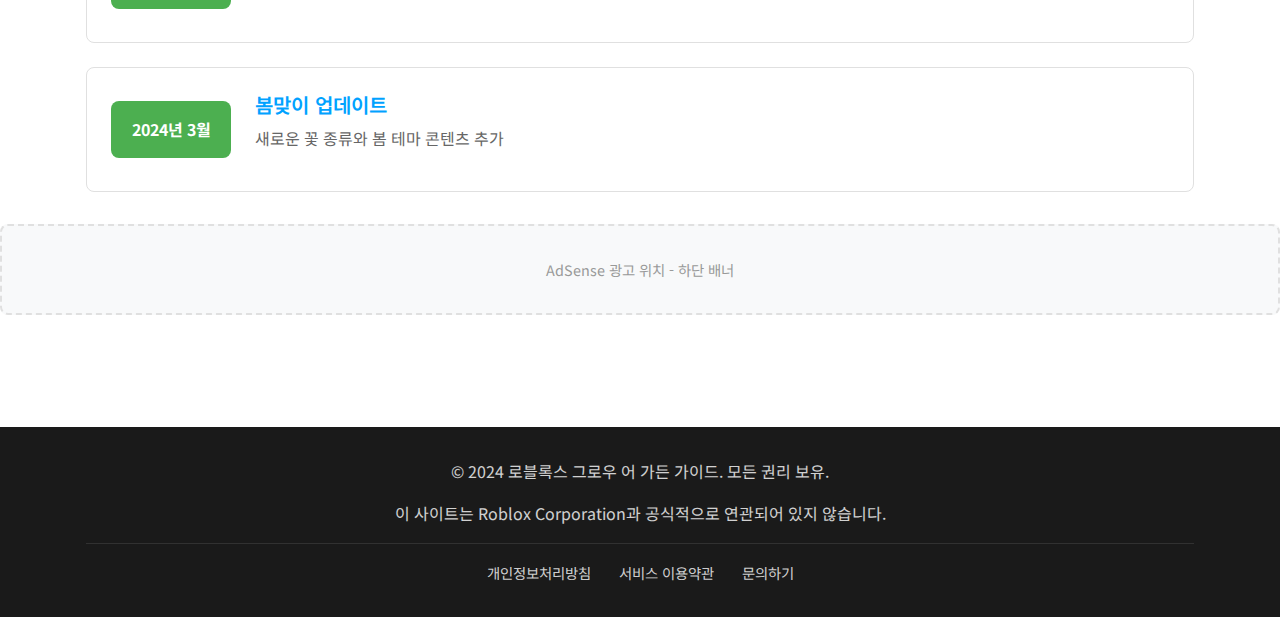
<file: updates-news.html>
<!DOCTYPE html>
<html lang="ko">
<head>
    <meta charset="UTF-8">
    <meta name="viewport" content="width=device-width, initial-scale=1.0">
    <title>업데이트 & 뉴스 | 로블록스 그로우 어 가든 완벽 공략</title>
    <meta name="description" content="로블록스 그로우 어 가든 최신 업데이트와 뉴스! 새로운 식물, 기능, 이벤트 정보를 가장 빠르게 확인하세요.">
    <link rel="stylesheet" href="assets/css/main.css">
    <link rel="stylesheet" href="assets/css/responsive.css">
</head>
<body>
    <header class="header">
        <nav class="nav container">
            <a href="/" class="logo">GAG 가이드</a>
            <ul class="nav-menu">
                <li><a href="/" class="nav-link">홈페이지</a></li>
                <li><a href="beginner-guide.html" class="nav-link">초보자 가이드</a></li>
                <li><a href="plant-encyclopedia.html" class="nav-link">식물 도감</a></li>
                <li><a href="items-tools.html" class="nav-link">아이템 & 도구</a></li>
                <li><a href="tips-strategies.html" class="nav-link">팁 & 전략</a></li>
                <li><a href="updates-news.html" class="nav-link active">업데이트 & 뉴스</a></li>
            </ul>
            <div class="nav-controls">
                <button class="theme-toggle" aria-label="테마 전환">🌙</button>
                <button class="nav-toggle" aria-label="메뉴 전환">☰</button>
            </div>
        </nav>
    </header>

    <main class="main-content">
        <section class="hero-section">
            <div class="container">
                <h1 class="hero-title">업데이트 & 뉴스 📰</h1>
                <p class="hero-subtitle">최신 게임 업데이트와 새로운 콘텐츠 정보</p>
            </div>
        </section>

        <div class="ad-container">
            <div class="ad-banner">AdSense 광고 위치 - 상단 배너</div>
        </div>

        <div class="container">
            <section class="latest-updates mb-4">
                <h2>🔥 최신 업데이트</h2>
                
                <article class="update-card">
                    <div class="update-header">
                        <h3>새로운 식물 추가 - 딸기 & 블루베리</h3>
                        <span class="update-date">2024년 1월 15일</span>
                    </div>
                    <div class="update-content">
                        <p>두 가지 새로운 베리류 식물이 게임에 추가되었습니다!</p>
                        <ul>
                            <li><strong>딸기 🍓:</strong> 씨앗 15코인, 성장 시간 60분, 판매가 45-55코인</li>
                            <li><strong>블루베리 🫐:</strong> 씨앗 20코인, 성장 시간 75분, 판매가 60-75코인</li>
                        </ul>
                        <p>두 식물 모두 높은 수익률을 자랑하지만 초기 투자비용이 높으니 신중하게 선택하세요.</p>
                    </div>
                </article>

                <article class="update-card">
                    <div class="update-header">
                        <h3>자동화 시스템 개선</h3>
                        <span class="update-date">2024년 1월 10일</span>
                    </div>
                    <div class="update-content">
                        <p>스프링클러 시스템이 대폭 개선되었습니다:</p>
                        <ul>
                            <li>급수 범위가 3x3에서 5x5로 확장</li>
                            <li>급수 주기가 5분에서 3분으로 단축</li>
                            <li>새로운 고급 스프링클러 추가 (가격: 200코인)</li>
                        </ul>
                    </div>
                </article>

                <article class="update-card">
                    <div class="update-header">
                        <h3>새로운 장식 아이템</h3>
                        <span class="update-date">2024년 1월 5일</span>
                    </div>
                    <div class="update-content">
                        <p>농장을 더욱 아름답게 꾸밀 수 있는 장식 아이템들이 추가되었습니다:</p>
                        <ul>
                            <li>화분, 울타리, 정원등, 벤치 등</li>
                            <li>장식 아이템은 농장의 미적 가치를 높여줍니다</li>
                            <li>일부 장식은 식물 성장에 보너스 효과 제공</li>
                        </ul>
                    </div>
                </article>
            </section>

            <section class="upcoming-events mb-4">
                <h2>📅 예정된 이벤트</h2>
                <div class="event-list">
                    <div class="event-item">
                        <div class="event-date">2024년 2월</div>
                        <div class="event-info">
                            <h4>발렌타인 특별 이벤트</h4>
                            <p>하트 모양 식물과 특별 장식 아이템 출시 예정</p>
                        </div>
                    </div>
                    
                    <div class="event-item">
                        <div class="event-date">2024년 3월</div>
                        <div class="event-info">
                            <h4>봄맞이 업데이트</h4>
                            <p>새로운 꽃 종류와 봄 테마 콘텐츠 추가</p>
                        </div>
                    </div>
                </div>
            </section>
        </div>

        <div class="ad-container">
            <div class="ad-banner">AdSense 광고 위치 - 하단 배너</div>
        </div>
    </main>

    <footer class="footer">
        <div class="container">
            <div class="footer-content">
                <p>&copy; 2024 로블록스 그로우 어 가든 가이드. 모든 권리 보유.</p>
                <p>이 사이트는 Roblox Corporation과 공식적으로 연관되어 있지 않습니다.</p>
                <div class="footer-legal mt-2">
                    <a href="privacy-policy.html" class="text-white me-3">개인정보처리방침</a>
                    <a href="terms-of-service.html" class="text-white me-3">서비스 이용약관</a>
                    <a href="mailto:admin@gagrecipe.pro" class="text-white">문의하기</a>
                </div>
            </div>
        </div>
    </footer>

    <button class="back-to-top" aria-label="맨 위로 이동">↑</button>
    <script src="assets/js/main.js"></script>
    <script src="assets/js/cookie-consent.js"></script>
</body>
</html>
</file>
<file: assets/css/main.css>
/* Roblox Grow a Garden 韩语网站 - 主样式文件 */

/* ===== 字体导入 ===== */
@import url('https://fonts.googleapis.com/css2?family=Noto+Sans+KR:wght@300;400;500;700&family=Roboto:wght@300;400;500;700&display=swap');

/* ===== CSS变量定义 ===== */
:root {
  /* 主色调 - 基于Roblox和花园主题 */
  --primary-color: #00A2FF;
  --secondary-color: #4CAF50;
  --accent-color: #FF6B35;
  --success-color: #8BC34A;
  --warning-color: #FFC107;
  --danger-color: #F44336;
  
  /* 背景色 */
  --bg-primary: #ffffff;
  --bg-secondary: #f8f9fa;
  --bg-card: #ffffff;
  --bg-header: #1a1a1a;
  
  /* 文字颜色 */
  --text-primary: #333333;
  --text-secondary: #666666;
  --text-muted: #999999;
  --text-white: #ffffff;
  
  /* 边框和阴影 */
  --border-color: #e0e0e0;
  --shadow-light: 0 2px 4px rgba(0,0,0,0.1);
  --shadow-medium: 0 4px 8px rgba(0,0,0,0.15);
  --shadow-heavy: 0 8px 16px rgba(0,0,0,0.2);
  
  /* 间距 */
  --spacing-xs: 0.5rem;
  --spacing-sm: 1rem;
  --spacing-md: 1.5rem;
  --spacing-lg: 2rem;
  --spacing-xl: 3rem;
  
  /* 边框圆角 */
  --border-radius: 8px;
  --border-radius-lg: 12px;
  
  /* 过渡动画 */
  --transition: all 0.3s ease;
}

/* ===== 暗色主题 ===== */
[data-theme="dark"] {
  --bg-primary: #1a1a1a;
  --bg-secondary: #2d2d2d;
  --bg-card: #2d2d2d;
  --bg-header: #000000;
  
  --text-primary: #ffffff;
  --text-secondary: #cccccc;
  --text-muted: #999999;
  
  --border-color: #404040;
}

/* ===== 基础重置 ===== */
* {
  margin: 0;
  padding: 0;
  box-sizing: border-box;
}

html {
  scroll-behavior: smooth;
  font-size: 16px;
}

body {
  font-family: 'Noto Sans KR', 'Roboto', -apple-system, BlinkMacSystemFont, 'Segoe UI', sans-serif;
  line-height: 1.6;
  color: var(--text-primary);
  background-color: var(--bg-primary);
  transition: var(--transition);
}

/* ===== 布局容器 ===== */
.container {
  max-width: 1200px;
  margin: 0 auto;
  padding: 0 var(--spacing-sm);
}

.container-fluid {
  width: 100%;
  padding: 0 var(--spacing-sm);
}

/* ===== 网格系统 ===== */
.row {
  display: flex;
  flex-wrap: wrap;
  margin: 0 -var(--spacing-xs);
}

.col {
  flex: 1;
  padding: 0 var(--spacing-xs);
}

.col-12 { width: 100%; }
.col-6 { width: 50%; }
.col-4 { width: 33.333%; }
.col-3 { width: 25%; }

/* ===== 头部导航 ===== */
.header {
  background: var(--bg-header);
  color: var(--text-white);
  padding: var(--spacing-sm) 0;
  box-shadow: var(--shadow-medium);
  position: sticky;
  top: 0;
  z-index: 1000;
}

.nav {
  display: flex;
  justify-content: space-between;
  align-items: center;
}

.logo {
  font-size: 1.5rem;
  font-weight: 700;
  color: var(--primary-color);
  text-decoration: none;
  display: flex;
  align-items: center;
}

.logo::before {
  content: "🌱";
  margin-right: var(--spacing-xs);
  font-size: 1.8rem;
}

.nav-menu {
  display: flex;
  list-style: none;
  gap: var(--spacing-md);
}

.nav-link {
  color: var(--text-white);
  text-decoration: none;
  padding: var(--spacing-xs) var(--spacing-sm);
  border-radius: var(--border-radius);
  transition: var(--transition);
  font-weight: 500;
}

.nav-link:hover,
.nav-link.active {
  background: var(--primary-color);
  color: var(--text-white);
}

/* ===== 移动端菜单 ===== */
.nav-toggle {
  display: none;
  background: none;
  border: none;
  color: var(--text-white);
  font-size: 1.5rem;
  cursor: pointer;
}

/* ===== 主要内容区域 ===== */
.main-content {
  min-height: calc(100vh - 200px);
  padding: var(--spacing-lg) 0;
}

/* ===== 卡片组件 ===== */
.card {
  background: var(--bg-card);
  border-radius: var(--border-radius-lg);
  box-shadow: var(--shadow-light);
  overflow: hidden;
  transition: var(--transition);
  border: 1px solid var(--border-color);
}

.card:hover {
  box-shadow: var(--shadow-medium);
  transform: translateY(-2px);
}

.card-header {
  padding: var(--spacing-md);
  background: var(--bg-secondary);
  border-bottom: 1px solid var(--border-color);
}

.card-body {
  padding: var(--spacing-md);
}

.card-footer {
  padding: var(--spacing-md);
  background: var(--bg-secondary);
  border-top: 1px solid var(--border-color);
}

/* ===== 按钮样式 ===== */
.btn {
  display: inline-block;
  padding: var(--spacing-xs) var(--spacing-md);
  border: none;
  border-radius: var(--border-radius);
  cursor: pointer;
  text-decoration: none;
  font-weight: 500;
  text-align: center;
  transition: var(--transition);
  font-family: inherit;
}

.btn-primary {
  background: var(--primary-color);
  color: var(--text-white);
}

.btn-primary:hover {
  background: #0082cc;
  transform: translateY(-1px);
}

.btn-secondary {
  background: var(--secondary-color);
  color: var(--text-white);
}

.btn-secondary:hover {
  background: #45a049;
}

.btn-outline {
  background: transparent;
  border: 2px solid var(--primary-color);
  color: var(--primary-color);
}

.btn-outline:hover {
  background: var(--primary-color);
  color: var(--text-white);
}

/* ===== 标题样式 ===== */
.hero-section {
  background: linear-gradient(135deg, var(--primary-color), var(--secondary-color));
  color: var(--text-white);
  padding: var(--spacing-xl) 0;
  text-align: center;
  margin-bottom: var(--spacing-lg);
}

.hero-title {
  font-size: 3rem;
  font-weight: 700;
  margin-bottom: var(--spacing-md);
}

.hero-subtitle {
  font-size: 1.2rem;
  opacity: 0.9;
  margin-bottom: var(--spacing-lg);
}

h1, h2, h3, h4, h5, h6 {
  font-weight: 600;
  line-height: 1.3;
  margin-bottom: var(--spacing-sm);
  color: var(--text-primary);
}

h1 { font-size: 2.5rem; }
h2 { font-size: 2rem; }
h3 { font-size: 1.5rem; }
h4 { font-size: 1.25rem; }

/* ===== 段落和文本 ===== */
p {
  margin-bottom: var(--spacing-sm);
  color: var(--text-secondary);
}

.text-center { text-align: center; }
.text-left { text-align: left; }
.text-right { text-align: right; }

.text-primary { color: var(--primary-color); }
.text-secondary { color: var(--text-secondary); }
.text-muted { color: var(--text-muted); }

/* ===== 列表样式 ===== */
.list-unstyled {
  list-style: none;
}

.list-inline {
  list-style: none;
  display: flex;
  gap: var(--spacing-sm);
}

/* ===== 广告位样式 ===== */
.ad-container {
  margin: var(--spacing-lg) 0;
  text-align: center;
}

.ad-banner {
  background: var(--bg-secondary);
  border: 2px dashed var(--border-color);
  padding: var(--spacing-lg);
  border-radius: var(--border-radius);
  color: var(--text-muted);
  font-size: 0.9rem;
}

.ad-sidebar {
  position: sticky;
  top: 100px;
  background: var(--bg-card);
  border-radius: var(--border-radius);
  padding: var(--spacing-md);
  box-shadow: var(--shadow-light);
}

/* ===== 搜索框 ===== */
.search-container {
  position: relative;
  margin-bottom: var(--spacing-lg);
}

.search-input {
  width: 100%;
  padding: var(--spacing-sm);
  border: 2px solid var(--border-color);
  border-radius: var(--border-radius);
  font-size: 1rem;
  transition: var(--transition);
  background: var(--bg-primary);
  color: var(--text-primary);
}

.search-input:focus {
  outline: none;
  border-color: var(--primary-color);
  box-shadow: 0 0 0 3px rgba(0, 162, 255, 0.1);
}

/* ===== 主题切换按钮 ===== */
.theme-toggle {
  background: none;
  border: none;
  color: var(--text-white);
  font-size: 1.2rem;
  cursor: pointer;
  padding: var(--spacing-xs);
  border-radius: var(--border-radius);
  transition: var(--transition);
}

.theme-toggle:hover {
  background: rgba(255, 255, 255, 0.1);
}

/* ===== 返回顶部按钮 ===== */
.back-to-top {
  position: fixed;
  bottom: 2rem;
  right: 2rem;
  background: var(--primary-color);
  color: var(--text-white);
  border: none;
  border-radius: 50%;
  width: 50px;
  height: 50px;
  cursor: pointer;
  box-shadow: var(--shadow-medium);
  transition: var(--transition);
  opacity: 0;
  visibility: hidden;
  z-index: 1000;
}

.back-to-top.visible {
  opacity: 1;
  visibility: visible;
}

.back-to-top:hover {
  background: #0082cc;
  transform: translateY(-2px);
}

/* ===== 页脚 ===== */
.footer {
  background: var(--bg-header);
  color: var(--text-white);
  padding: var(--spacing-lg) 0;
  margin-top: var(--spacing-xl);
}

.footer-content {
  text-align: center;
}

.footer p {
  color: var(--text-white);
  opacity: 0.8;
}

/* ===== 首页特殊样式 ===== */
.hero-actions {
  display: flex;
  gap: var(--spacing-sm);
  justify-content: center;
  flex-wrap: wrap;
}

.card-icon {
  font-size: 3rem;
  margin-bottom: var(--spacing-sm);
}

.stat-number {
  font-size: 2.5rem;
  font-weight: 700;
  color: var(--primary-color);
  margin-bottom: var(--spacing-xs);
}

.stat-label {
  font-size: 0.9rem;
  color: var(--text-secondary);
  font-weight: 500;
}

.faq-item {
  border-left: 3px solid var(--primary-color);
  padding-left: var(--spacing-sm);
}

.faq-item h5 {
  color: var(--primary-color);
  font-size: 1rem;
  margin-bottom: var(--spacing-xs);
}

.tip-of-day {
  background: linear-gradient(135deg, #f8f9fa, #e9ecef);
  padding: var(--spacing-md);
  border-radius: var(--border-radius);
  border-left: 4px solid var(--success-color);
}

.tip-example {
  background: var(--bg-secondary);
  padding: var(--spacing-sm);
  border-radius: var(--border-radius);
  font-family: monospace;
  text-align: center;
  line-height: 1.8;
}

.footer-links a {
  text-decoration: none;
  opacity: 0.8;
  transition: var(--transition);
}

.footer-links a:hover {
  opacity: 1;
  color: var(--primary-color) !important;
}

/* ===== 工具类 ===== */
.mt-0 { margin-top: 0; }
.mt-1 { margin-top: var(--spacing-xs); }
.mt-2 { margin-top: var(--spacing-sm); }
.mt-3 { margin-top: var(--spacing-md); }
.mt-4 { margin-top: var(--spacing-lg); }

.mb-0 { margin-bottom: 0; }
.mb-1 { margin-bottom: var(--spacing-xs); }
.mb-2 { margin-bottom: var(--spacing-sm); }
.mb-3 { margin-bottom: var(--spacing-md); }
.mb-4 { margin-bottom: var(--spacing-lg); }

.p-0 { padding: 0; }
.p-1 { padding: var(--spacing-xs); }
.p-2 { padding: var(--spacing-sm); }
.p-3 { padding: var(--spacing-md); }
.p-4 { padding: var(--spacing-lg); }

.me-3 { margin-right: var(--spacing-md); }

/* ===== 가이드 페이지 특별 스타일 ===== */
.toc-list {
  list-style: none;
  padding: 0;
}

.toc-list li {
  margin-bottom: var(--spacing-xs);
}

.toc-list a {
  color: var(--primary-color);
  text-decoration: none;
  padding: var(--spacing-xs) 0;
  display: block;
  border-radius: var(--border-radius);
  transition: var(--transition);
}

.toc-list a:hover {
  background: var(--bg-secondary);
  padding-left: var(--spacing-sm);
}

.step-guide {
  margin: var(--spacing-lg) 0;
}

.step {
  display: flex;
  margin-bottom: var(--spacing-lg);
  align-items: flex-start;
}

.step-number {
  background: var(--primary-color);
  color: white;
  width: 40px;
  height: 40px;
  border-radius: 50%;
  display: flex;
  align-items: center;
  justify-content: center;
  font-weight: bold;
  margin-right: var(--spacing-md);
  flex-shrink: 0;
}

.step-content h4 {
  color: var(--primary-color);
  margin-bottom: var(--spacing-xs);
}

.controls-table {
  background: var(--bg-secondary);
  border-radius: var(--border-radius);
  padding: var(--spacing-md);
}

.control-item {
  display: flex;
  justify-content: space-between;
  align-items: center;
  padding: var(--spacing-xs) 0;
  border-bottom: 1px solid var(--border-color);
}

.control-item:last-child {
  border-bottom: none;
}

.key {
  background: var(--text-primary);
  color: var(--text-white);
  padding: 2px 8px;
  border-radius: 4px;
  font-family: monospace;
  font-size: 0.9rem;
}

.plant-grid {
  display: grid;
  grid-template-columns: repeat(auto-fit, minmax(250px, 1fr));
  gap: var(--spacing-md);
  margin: var(--spacing-lg) 0;
}

.plant-card {
  background: var(--bg-secondary);
  border-radius: var(--border-radius);
  padding: var(--spacing-md);
  text-align: center;
  border: 2px solid var(--border-color);
  transition: var(--transition);
}

.plant-card:hover {
  border-color: var(--primary-color);
  transform: translateY(-2px);
}

.plant-icon {
  font-size: 3rem;
  margin-bottom: var(--spacing-sm);
}

.plant-stats {
  margin: var(--spacing-sm) 0;
}

.stat {
  background: var(--bg-card);
  margin: var(--spacing-xs) 0;
  padding: var(--spacing-xs);
  border-radius: var(--border-radius);
  font-size: 0.9rem;
}

.stat.profit {
  background: var(--success-color);
  color: white;
  font-weight: bold;
}

.growth-stages {
  display: flex;
  align-items: center;
  justify-content: center;
  flex-wrap: wrap;
  gap: var(--spacing-sm);
  margin: var(--spacing-lg) 0;
}

.stage {
  text-align: center;
  padding: var(--spacing-md);
  background: var(--bg-secondary);
  border-radius: var(--border-radius);
  min-width: 120px;
}

.stage-icon {
  font-size: 2rem;
  margin-bottom: var(--spacing-xs);
}

.stage-name {
  font-weight: bold;
  color: var(--primary-color);
}

.stage-desc {
  font-size: 0.8rem;
  color: var(--text-muted);
}

.arrow {
  font-size: 1.5rem;
  color: var(--primary-color);
}

.tools-grid {
  display: grid;
  grid-template-columns: repeat(auto-fit, minmax(300px, 1fr));
  gap: var(--spacing-md);
}

.tool-item {
  display: flex;
  align-items: flex-start;
  background: var(--bg-secondary);
  padding: var(--spacing-md);
  border-radius: var(--border-radius);
}

.tool-icon {
  font-size: 2rem;
  margin-right: var(--spacing-md);
  flex-shrink: 0;
}

.tool-info h4 {
  color: var(--primary-color);
  margin-bottom: var(--spacing-xs);
}

.strategy-timeline {
  position: relative;
  margin: var(--spacing-lg) 0;
}

.timeline-item {
  display: flex;
  margin-bottom: var(--spacing-lg);
  align-items: flex-start;
}

.timeline-marker {
  background: var(--secondary-color);
  color: white;
  width: 40px;
  height: 40px;
  border-radius: 50%;
  display: flex;
  align-items: center;
  justify-content: center;
  font-weight: bold;
  margin-right: var(--spacing-md);
  flex-shrink: 0;
}

.timeline-content {
  flex: 1;
}

.calculation {
  background: var(--success-color);
  color: white;
  padding: var(--spacing-xs) var(--spacing-sm);
  border-radius: var(--border-radius);
  margin-top: var(--spacing-xs);
  font-size: 0.9rem;
}

.level-guide {
  display: grid;
  gap: var(--spacing-lg);
}

.level-tier {
  background: var(--bg-secondary);
  border-radius: var(--border-radius);
  padding: var(--spacing-lg);
  border-left: 4px solid var(--primary-color);
}

.level-tier h4 {
  margin-bottom: var(--spacing-md);
  font-size: 1.3rem;
}

.level-goals h5 {
  color: var(--primary-color);
  margin-bottom: var(--spacing-xs);
}

.tip-box, .warning-box, .pro-tip {
  border-radius: var(--border-radius);
  padding: var(--spacing-md);
  margin: var(--spacing-md) 0;
}

.tip-box {
  background: linear-gradient(135deg, #e3f2fd, #bbdefb);
  border-left: 4px solid var(--primary-color);
}

.warning-box {
  background: linear-gradient(135deg, #fff3e0, #ffcc02);
  border-left: 4px solid var(--warning-color);
}

.pro-tip {
  background: linear-gradient(135deg, #e8f5e8, #c8e6c9);
  border-left: 4px solid var(--success-color);
}

.next-actions {
  display: flex;
  gap: var(--spacing-sm);
  flex-wrap: wrap;
  justify-content: center;
  margin-top: var(--spacing-md);
}

/* ===== 식물 도감 & 아이템 페이지 스타일 ===== */
.category-tabs {
  display: flex;
  gap: var(--spacing-xs);
  margin-bottom: var(--spacing-lg);
  flex-wrap: wrap;
}

.category-tab {
  background: var(--bg-secondary);
  border: 2px solid var(--border-color);
  color: var(--text-primary);
  padding: var(--spacing-xs) var(--spacing-md);
  border-radius: var(--border-radius);
  cursor: pointer;
  transition: var(--transition);
  font-weight: 500;
}

.category-tab:hover,
.category-tab.active {
  background: var(--primary-color);
  color: var(--text-white);
  border-color: var(--primary-color);
}

.plants-grid {
  display: grid;
  grid-template-columns: repeat(auto-fill, minmax(300px, 1fr));
  gap: var(--spacing-md);
}

.tools-grid {
  display: grid;
  grid-template-columns: repeat(auto-fill, minmax(350px, 1fr));
  gap: var(--spacing-md);
}

.tool-card {
  background: var(--bg-card);
  border-radius: var(--border-radius);
  padding: var(--spacing-md);
  border: 1px solid var(--border-color);
  transition: var(--transition);
}

.tool-card:hover {
  box-shadow: var(--shadow-medium);
  transform: translateY(-2px);
}

.tool-stats {
  margin: var(--spacing-sm) 0;
}

.usage-guide {
  margin-top: var(--spacing-md);
  padding-top: var(--spacing-md);
  border-top: 1px solid var(--border-color);
}

.usage-guide h4 {
  color: var(--primary-color);
  margin-bottom: var(--spacing-xs);
}

/* ===== 팁 & 전략 페이지 스타일 ===== */
.strategy-section {
  margin-bottom: var(--spacing-xl);
}

.strategy-content {
  margin: var(--spacing-lg) 0;
}

.strategy-step {
  margin-bottom: var(--spacing-lg);
  padding: var(--spacing-md);
  background: var(--bg-secondary);
  border-radius: var(--border-radius);
  border-left: 4px solid var(--primary-color);
}

.strategy-step h4 {
  color: var(--primary-color);
  margin-bottom: var(--spacing-sm);
}

.layout-example {
  background: var(--bg-card);
  padding: var(--spacing-md);
  border-radius: var(--border-radius);
  font-family: monospace;
  text-align: center;
  line-height: 2;
  margin: var(--spacing-sm) 0;
  border: 2px dashed var(--border-color);
}

.tips-grid {
  display: grid;
  grid-template-columns: repeat(auto-fit, minmax(250px, 1fr));
  gap: var(--spacing-md);
  margin-top: var(--spacing-md);
}

.tip-item {
  text-align: center;
  padding: var(--spacing-md);
  background: var(--bg-secondary);
  border-radius: var(--border-radius);
  border: 1px solid var(--border-color);
}

.tip-icon {
  font-size: 2rem;
  margin-bottom: var(--spacing-sm);
}

.tip-item h4 {
  color: var(--primary-color);
  margin-bottom: var(--spacing-sm);
}

/* ===== 업데이트 & 뉴스 페이지 스타일 ===== */
.update-card {
  background: var(--bg-card);
  border-radius: var(--border-radius);
  margin-bottom: var(--spacing-lg);
  border: 1px solid var(--border-color);
  overflow: hidden;
  box-shadow: var(--shadow-light);
}

.update-header {
  background: var(--bg-secondary);
  padding: var(--spacing-md);
  border-bottom: 1px solid var(--border-color);
  display: flex;
  justify-content: space-between;
  align-items: center;
  flex-wrap: wrap;
}

.update-header h3 {
  color: var(--primary-color);
  margin-bottom: 0;
}

.update-date {
  background: var(--primary-color);
  color: var(--text-white);
  padding: var(--spacing-xs) var(--spacing-sm);
  border-radius: var(--border-radius);
  font-size: 0.9rem;
  font-weight: 500;
}

.update-content {
  padding: var(--spacing-md);
}

.event-list {
  display: grid;
  gap: var(--spacing-md);
}

.event-item {
  display: flex;
  align-items: center;
  background: var(--bg-card);
  padding: var(--spacing-md);
  border-radius: var(--border-radius);
  border: 1px solid var(--border-color);
}

.event-date {
  background: var(--secondary-color);
  color: var(--text-white);
  padding: var(--spacing-sm);
  border-radius: var(--border-radius);
  font-weight: bold;
  margin-right: var(--spacing-md);
  min-width: 120px;
  text-align: center;
}

.event-info h4 {
  color: var(--primary-color);
  margin-bottom: var(--spacing-xs);
}

/* ===== 植物图鉴增强样式 ===== */
.form-select {
  width: 100%;
  padding: var(--spacing-xs) var(--spacing-sm);
  border: 2px solid var(--border-color);
  border-radius: var(--border-radius);
  background: var(--bg-primary);
  color: var(--text-primary);
  font-size: 1rem;
  transition: var(--transition);
}

.form-select:focus {
  outline: none;
  border-color: var(--primary-color);
  box-shadow: 0 0 0 3px rgba(0, 162, 255, 0.1);
}

.plant-header {
  display: flex;
  justify-content: space-between;
  align-items: center;
  margin-bottom: var(--spacing-sm);
}

.plant-header h3 {
  margin-bottom: 0;
  color: var(--primary-color);
}

.plant-level {
  background: var(--primary-color);
  color: var(--text-white);
  padding: 2px 8px;
  border-radius: 12px;
  font-size: 0.8rem;
  font-weight: 500;
}

.plant-level.rare {
  background: linear-gradient(45deg, #ff6b35, #f7931e);
  animation: shimmer 2s infinite;
}

.plant-level.seasonal {
  background: linear-gradient(45deg, #4caf50, #8bc34a);
}

@keyframes shimmer {
  0%, 100% { opacity: 1; }
  50% { opacity: 0.7; }
}

.plant-description {
  margin: var(--spacing-sm) 0;
  color: var(--text-secondary);
}

.plant-tips {
  margin-top: var(--spacing-md);
  padding-top: var(--spacing-md);
  border-top: 1px solid var(--border-color);
}

.plant-tips h5 {
  color: var(--secondary-color);
  font-size: 0.9rem;
  margin-bottom: var(--spacing-xs);
}

.plant-tips ul {
  margin: 0;
  padding-left: var(--spacing-md);
}

.plant-tips li {
  font-size: 0.9rem;
  color: var(--text-muted);
  margin-bottom: 2px;
}

.filter-sort label {
  display: block;
  margin-bottom: var(--spacing-xs);
  font-weight: 500;
  color: var(--text-primary);
}

/* ===== 고급 전략 및 성공 사례 스타일 ===== */
.advanced-tip {
  background: linear-gradient(135deg, #fff3e0, #ffe0b2);
  padding: var(--spacing-sm);
  border-radius: var(--border-radius);
  border-left: 3px solid var(--accent-color);
  margin-top: var(--spacing-sm);
}

.advanced-tip h6 {
  color: var(--accent-color);
  margin-bottom: var(--spacing-xs);
  font-size: 0.9rem;
}

.level-progression {
  background: var(--bg-secondary);
  padding: var(--spacing-md);
  border-radius: var(--border-radius);
}

.level-item {
  padding: var(--spacing-xs) 0;
  border-bottom: 1px solid var(--border-color);
}

.level-item:last-child {
  border-bottom: none;
}

.level-item strong {
  color: var(--primary-color);
}

.level-item small {
  color: var(--text-muted);
  font-size: 0.8rem;
}

.strategy-timeline {
  background: var(--bg-secondary);
  padding: var(--spacing-lg);
  border-radius: var(--border-radius);
  margin: var(--spacing-md) 0;
}

.timeline-step {
  position: relative;
  padding-left: var(--spacing-lg);
  margin-bottom: var(--spacing-md);
}

.timeline-step::before {
  content: "📅";
  position: absolute;
  left: 0;
  top: 0;
  font-size: 1.2rem;
}

.timeline-step:last-child {
  margin-bottom: 0;
}

.timeline-step strong {
  color: var(--primary-color);
  display: block;
  margin-bottom: var(--spacing-xs);
}

.timeline-step ul {
  margin: var(--spacing-xs) 0 0 var(--spacing-md);
  padding: 0;
}

.timeline-step li {
  color: var(--text-secondary);
  margin-bottom: 2px;
}

.success-stats {
  background: linear-gradient(135deg, #e8f5e8, #c8e6c9);
  padding: var(--spacing-lg);
  border-radius: var(--border-radius);
  text-align: center;
}

.success-stats h5 {
  color: var(--success-color);
  margin-bottom: var(--spacing-md);
}

.stat-item {
  display: flex;
  flex-direction: column;
  align-items: center;
  margin-bottom: var(--spacing-md);
  padding: var(--spacing-sm);
  background: rgba(255, 255, 255, 0.7);
  border-radius: var(--border-radius);
}

.stat-item:last-child {
  margin-bottom: 0;
}

.stat-number {
  font-size: 2rem;
  font-weight: 700;
  color: var(--success-color);
  line-height: 1;
}

.stat-label {
  font-size: 0.9rem;
  color: var(--text-secondary);
  font-weight: 500;
}

/* ===== 반응형 고급 섹션 ===== */
@media (max-width: 767px) {
  .advanced-strategies .col-lg-4 {
    margin-bottom: var(--spacing-md);
  }
  
  .success-stats {
    margin-top: var(--spacing-md);
  }
  
  .stat-item {
    display: inline-block;
    width: 48%;
    margin-right: 2%;
    margin-bottom: var(--spacing-sm);
  }
  
  .stat-item:nth-child(even) {
    margin-right: 0;
  }
  
  .timeline-step {
    padding-left: var(--spacing-md);
  }
}

/* ===== 动画效果 ===== */
.fade-in {
  animation: fadeIn 0.5s ease-in;
}

@keyframes fadeIn {
  from { opacity: 0; transform: translateY(20px); }
  to { opacity: 1; transform: translateY(0); }
}

.slide-up {
  animation: slideUp 0.6s ease-out;
}

@keyframes slideUp {
  from { opacity: 0; transform: translateY(30px); }
  to { opacity: 1; transform: translateY(0); }
}

/* ===== 加载动画 ===== */
.loading {
  display: inline-block;
  width: 20px;
  height: 20px;
  border: 3px solid var(--border-color);
  border-radius: 50%;
  border-top-color: var(--primary-color);
  animation: spin 1s ease-in-out infinite;
}

@keyframes spin {
  to { transform: rotate(360deg); }
}

/* ===== Cookie Consent Banner ===== */
.cookie-consent-banner {
  position: fixed;
  bottom: 0;
  left: 0;
  right: 0;
  background: var(--card-bg);
  border-top: 3px solid var(--primary-color);
  box-shadow: 0 -4px 20px rgba(0, 0, 0, 0.15);
  padding: 1.5rem;
  z-index: 10000;
  transform: translateY(100%);
  transition: transform 0.3s ease;
}

.cookie-consent-banner.show {
  transform: translateY(0);
}

.cookie-consent-banner.hide {
  transform: translateY(100%);
}

.cookie-consent-content {
  max-width: 1200px;
  margin: 0 auto;
  display: flex;
  align-items: center;
  justify-content: space-between;
  gap: 2rem;
}

.cookie-consent-text h4 {
  color: var(--primary-color);
  margin: 0 0 0.5rem 0;
  font-size: 1.1rem;
}

.cookie-consent-text p {
  margin: 0 0 0.5rem 0;
  color: var(--text-color);
  font-size: 0.9rem;
  line-height: 1.5;
}

.cookie-consent-details {
  font-size: 0.8rem;
  color: var(--text-light);
}

.cookie-consent-details a {
  color: var(--primary-color);
  text-decoration: none;
}

.cookie-consent-details a:hover {
  text-decoration: underline;
}

.cookie-consent-actions {
  display: flex;
  gap: 0.75rem;
  flex-shrink: 0;
}

.btn-consent {
  padding: 0.5rem 1rem;
  border: none;
  border-radius: 6px;
  font-size: 0.9rem;
  font-weight: 500;
  cursor: pointer;
  transition: all 0.2s ease;
  white-space: nowrap;
}

.btn-accept-all {
  background: var(--primary-color);
  color: white;
}

.btn-accept-all:hover {
  background: var(--primary-dark);
}

.btn-accept-necessary {
  background: var(--secondary-color);
  color: var(--text-color);
  border: 1px solid var(--border-color);
}

.btn-accept-necessary:hover {
  background: var(--border-color);
}

.btn-customize {
  background: transparent;
  color: var(--primary-color);
  border: 1px solid var(--primary-color);
}

.btn-customize:hover {
  background: var(--primary-color);
  color: white;
}

/* Cookie Customization */
.cookie-consent-customize {
  max-width: 1200px;
  margin: 0 auto;
}

.cookie-categories {
  margin-bottom: 1.5rem;
}

.cookie-category {
  background: var(--secondary-color);
  border-radius: 8px;
  padding: 1rem;
  margin-bottom: 1rem;
  border: 1px solid var(--border-color);
}

.category-header {
  display: flex;
  align-items: flex-start;
  gap: 0.75rem;
  margin-bottom: 0.5rem;
}

.category-header input[type="checkbox"] {
  margin-top: 0.25rem;
  transform: scale(1.2);
}

.category-header label {
  flex: 1;
  cursor: pointer;
  line-height: 1.4;
}

.category-header label strong {
  display: block;
  color: var(--text-color);
  margin-bottom: 0.25rem;
}

.category-desc {
  font-size: 0.85rem;
  color: var(--text-light);
  font-weight: normal;
}

.category-details {
  font-size: 0.8rem;
  color: var(--text-light);
  padding-left: 2rem;
  line-height: 1.4;
}

.customize-actions {
  display: flex;
  gap: 1rem;
  justify-content: center;
}

.btn-save-preferences {
  background: var(--primary-color);
  color: white;
  padding: 0.75rem 1.5rem;
}

.btn-save-preferences:hover {
  background: var(--primary-dark);
}

.btn-back {
  background: var(--secondary-color);
  color: var(--text-color);
  border: 1px solid var(--border-color);
  padding: 0.75rem 1.5rem;
}

.btn-back:hover {
  background: var(--border-color);
}

/* Footer Legal Links */
.footer-legal {
  border-top: 1px solid rgba(255, 255, 255, 0.1);
  padding-top: 1rem;
}

.footer-legal a {
  color: rgba(255, 255, 255, 0.8);
  text-decoration: none;
  font-size: 0.9rem;
  transition: color 0.2s ease;
}

.footer-legal a:hover {
  color: white;
  text-decoration: underline;
}

/* Cookie Settings Button in Footer */
.cookie-settings-btn {
  background: none;
  border: none;
  color: rgba(255, 255, 255, 0.8);
  font-size: 0.9rem;
  cursor: pointer;
  text-decoration: underline;
  padding: 0;
  margin: 0;
}

.cookie-settings-btn:hover {
  color: white;
}

/* Responsive Design for Cookie Banner */
@media (max-width: 768px) {
  .cookie-consent-content {
    flex-direction: column;
    align-items: stretch;
    gap: 1rem;
  }
  
  .cookie-consent-actions {
    flex-direction: column;
    gap: 0.5rem;
  }
  
  .btn-consent {
    text-align: center;
    padding: 0.75rem 1rem;
  }
  
  .customize-actions {
    flex-direction: column;
    gap: 0.5rem;
  }
  
  .category-header {
    flex-direction: column;
    gap: 0.5rem;
  }
  
  .category-details {
    padding-left: 0;
  }
}
</file>
<file: assets/css/responsive.css>
/* Roblox Grow a Garden 韩语网站 - 响应式样式 */

/* ===== 媒体查询断点 ===== */
/* 
  xs: 0-575px (手机竖屏)
  sm: 576-767px (手机横屏)
  md: 768-991px (平板)
  lg: 992-1199px (小桌面)
  xl: 1200px+ (大桌面)
*/

/* ===== 大桌面 (1200px+) ===== */
@media (min-width: 1200px) {
  .container {
    max-width: 1140px;
  }
  
  .hero-title {
    font-size: 3.5rem;
  }
  
  .col-xl-1 { width: 8.333%; }
  .col-xl-2 { width: 16.666%; }
  .col-xl-3 { width: 25%; }
  .col-xl-4 { width: 33.333%; }
  .col-xl-6 { width: 50%; }
  .col-xl-12 { width: 100%; }
}

/* ===== 桌面 (992px - 1199px) ===== */
@media (max-width: 1199px) and (min-width: 992px) {
  .container {
    max-width: 960px;
  }
  
  .col-lg-1 { width: 8.333%; }
  .col-lg-2 { width: 16.666%; }
  .col-lg-3 { width: 25%; }
  .col-lg-4 { width: 33.333%; }
  .col-lg-6 { width: 50%; }
  .col-lg-12 { width: 100%; }
}

/* ===== 平板 (768px - 991px) ===== */
@media (max-width: 991px) and (min-width: 768px) {
  .container {
    max-width: 720px;
  }
  
  .hero-title {
    font-size: 2.5rem;
  }
  
  .nav-menu {
    gap: var(--spacing-sm);
  }
  
  .col-md-1 { width: 8.333%; }
  .col-md-2 { width: 16.666%; }
  .col-md-3 { width: 25%; }
  .col-md-4 { width: 33.333%; }
  .col-md-6 { width: 50%; }
  .col-md-12 { width: 100%; }
  
  /* 侧边栏广告在平板上移到底部 */
  .ad-sidebar {
    position: static;
    margin-top: var(--spacing-lg);
  }
}

/* ===== 手机横屏 (576px - 767px) ===== */
@media (max-width: 767px) and (min-width: 576px) {
  .container {
    max-width: 540px;
  }
  
  .hero-title {
    font-size: 2rem;
  }
  
  .hero-subtitle {
    font-size: 1.1rem;
  }
  
  .col-sm-1 { width: 8.333%; }
  .col-sm-2 { width: 16.666%; }
  .col-sm-3 { width: 25%; }
  .col-sm-4 { width: 33.333%; }
  .col-sm-6 { width: 50%; }
  .col-sm-12 { width: 100%; }
}

/* ===== 手机竖屏 (0 - 767px) ===== */
@media (max-width: 767px) {
  /* 基础布局调整 */
  .container {
    padding: 0 var(--spacing-sm);
  }
  
  /* 导航栏移动端优化 */
  .nav {
    flex-wrap: wrap;
  }
  
  .nav-toggle {
    display: block;
    order: 3;
  }
  
  .nav-menu {
    display: none;
    width: 100%;
    flex-direction: column;
    background: var(--bg-header);
    position: absolute;
    top: 100%;
    left: 0;
    right: 0;
    box-shadow: var(--shadow-medium);
    padding: var(--spacing-sm) 0;
  }
  
  .nav-menu.active {
    display: flex;
  }
  
  .nav-menu li {
    width: 100%;
  }
  
  .nav-link {
    display: block;
    padding: var(--spacing-sm) var(--spacing-md);
    border-bottom: 1px solid rgba(255, 255, 255, 0.1);
  }
  
  /* 标题区域优化 */
  .hero-section {
    padding: var(--spacing-lg) 0;
  }
  
  .hero-title {
    font-size: 1.8rem;
    line-height: 1.2;
  }
  
  .hero-subtitle {
    font-size: 1rem;
  }
  
  /* 字体大小调整 */
  h1 { font-size: 1.8rem; }
  h2 { font-size: 1.5rem; }
  h3 { font-size: 1.3rem; }
  h4 { font-size: 1.1rem; }
  
  /* 卡片布局 */
  .card {
    margin-bottom: var(--spacing-md);
  }
  
  .card-body {
    padding: var(--spacing-sm);
  }
  
  /* 按钮优化 */
  .btn {
    display: block;
    width: 100%;
    margin-bottom: var(--spacing-xs);
    padding: var(--spacing-sm);
  }
  
  .btn-group .btn {
    display: inline-block;
    width: auto;
    margin-right: var(--spacing-xs);
  }
  
  /* 网格系统移动端 */
  .col-6, .col-4, .col-3 {
    width: 100%;
    margin-bottom: var(--spacing-sm);
  }
  
  /* 搜索框 */
  .search-input {
    font-size: 16px; /* 防止iOS缩放 */
  }
  
  /* 广告位调整 */
  .ad-sidebar {
    position: static;
    margin: var(--spacing-lg) 0;
  }
  
  .ad-banner {
    padding: var(--spacing-md);
  }
  
  /* 返回顶部按钮 */
  .back-to-top {
    bottom: 1rem;
    right: 1rem;
    width: 45px;
    height: 45px;
  }
  
  /* 间距调整 */
  .main-content {
    padding: var(--spacing-md) 0;
  }
  
  /* 表格响应式 */
  .table-responsive {
    overflow-x: auto;
    -webkit-overflow-scrolling: touch;
  }
  
  table {
    min-width: 600px;
  }
}

/* ===== 超小屏幕 (0 - 575px) ===== */
@media (max-width: 575px) {
  .container {
    padding: 0 var(--spacing-xs);
  }
  
  .hero-title {
    font-size: 1.6rem;
  }
  
  .card-body {
    padding: var(--spacing-xs);
  }
  
  .nav-link {
    padding: var(--spacing-xs) var(--spacing-sm);
    font-size: 0.9rem;
  }
  
  /* 更紧凑的间距 */
  :root {
    --spacing-xs: 0.25rem;
    --spacing-sm: 0.5rem;
    --spacing-md: 1rem;
    --spacing-lg: 1.5rem;
    --spacing-xl: 2rem;
  }
}

/* ===== 横屏手机特殊处理 ===== */
@media (max-height: 500px) and (orientation: landscape) {
  .hero-section {
    padding: var(--spacing-md) 0;
  }
  
  .hero-title {
    font-size: 1.5rem;
  }
  
  .nav {
    padding: var(--spacing-xs) 0;
  }
}

/* ===== 高DPI屏幕优化 ===== */
@media (-webkit-min-device-pixel-ratio: 2), (min-resolution: 192dpi) {
  /* 高清图片和图标优化 */
  .logo::before {
    image-rendering: -webkit-optimize-contrast;
  }
}

/* ===== 打印样式 ===== */
@media print {
  * {
    background: white !important;
    color: black !important;
    box-shadow: none !important;
  }
  
  .header,
  .footer,
  .nav-toggle,
  .back-to-top,
  .ad-container,
  .ad-sidebar,
  .theme-toggle {
    display: none !important;
  }
  
  .main-content {
    margin: 0;
    padding: 0;
  }
  
  .card {
    border: 1px solid #ddd;
    box-shadow: none;
    page-break-inside: avoid;
  }
  
  h1, h2, h3 {
    page-break-after: avoid;
  }
}

/* ===== 可访问性增强 ===== */
@media (prefers-reduced-motion: reduce) {
  * {
    animation-duration: 0.01ms !important;
    animation-iteration-count: 1 !important;
    transition-duration: 0.01ms !important;
  }
  
  .back-to-top {
    transition: none;
  }
}

/* ===== 高对比度模式 ===== */
@media (prefers-contrast: high) {
  :root {
    --border-color: #000000;
    --shadow-light: 0 2px 4px rgba(0,0,0,0.5);
    --shadow-medium: 0 4px 8px rgba(0,0,0,0.6);
  }
  
  .btn {
    border: 2px solid currentColor;
  }
}

/* ===== 触摸设备优化 ===== */
@media (hover: none) and (pointer: coarse) {
  /* 增大触摸目标 */
  .nav-link,
  .btn,
  .back-to-top {
    min-height: 44px;
    min-width: 44px;
  }
  
  /* 移除悬停效果 */
  .card:hover {
    transform: none;
  }
  
  .btn:hover {
    transform: none;
  }
}

/* ===== 键盘导航优化 ===== */
.nav-link:focus,
.btn:focus,
.search-input:focus {
  outline: 2px solid var(--primary-color);
  outline-offset: 2px;
}

/* ===== 工具类 - 响应式显示/隐藏 ===== */
.d-none { display: none; }
.d-block { display: block; }
.d-flex { display: flex; }

@media (max-width: 767px) {
  .d-md-none { display: none; }
  .d-md-block { display: block; }
  .d-md-flex { display: flex; }
}

@media (min-width: 768px) {
  .d-md-up-none { display: none; }
  .d-md-up-block { display: block; }
  .d-md-up-flex { display: flex; }
}
</file>
<file: assets/css/enhanced-hierarchy.css>
/* ===== 增强层次感和视觉优化 ===== */

/* ===== 深度和层次变量 ===== */
:root {
  /* Z-index 层级管理 */
  --z-dropdown: 1000;
  --z-sticky: 1020;
  --z-fixed: 1030;
  --z-modal-backdrop: 1040;
  --z-modal: 1050;
  --z-popover: 1060;
  --z-tooltip: 1070;
  --z-toast: 1080;
  
  /* 增强阴影系统 */
  --shadow-minimal: 0 1px 2px rgba(0, 0, 0, 0.05);
  --shadow-soft: 0 2px 8px rgba(0, 0, 0, 0.08);
  --shadow-medium: 0 4px 12px rgba(0, 0, 0, 0.12);
  --shadow-strong: 0 8px 24px rgba(0, 0, 0, 0.16);
  --shadow-dramatic: 0 16px 32px rgba(0, 0, 0, 0.24);
  --shadow-floating: 0 12px 40px rgba(0, 0, 0, 0.2);
  
  /* 彩色阴影 */
  --shadow-primary: 0 4px 16px rgba(0, 162, 255, 0.25);
  --shadow-success: 0 4px 16px rgba(76, 175, 80, 0.25);
  --shadow-warning: 0 4px 16px rgba(255, 193, 7, 0.25);
  --shadow-danger: 0 4px 16px rgba(244, 67, 54, 0.25);
  
  /* 渐变背景 */
  --gradient-primary: linear-gradient(135deg, #00A2FF 0%, #0082CC 100%);
  --gradient-secondary: linear-gradient(135deg, #4CAF50 0%, #45A049 100%);
  --gradient-accent: linear-gradient(135deg, #FF6B35 0%, #E55A2B 100%);
  --gradient-hero: linear-gradient(135deg, #667eea 0%, #764ba2 100%);
  --gradient-card: linear-gradient(135deg, #f093fb 0%, #f5576c 100%);
  
  /* 层次间距系统 */
  --space-section: 4rem;
  --space-component: 2.5rem;
  --space-element: 1.5rem;
  --space-item: 1rem;
  --space-detail: 0.5rem;
}

/* ===== 暗色主题增强 ===== */
[data-theme="dark"] {
  --shadow-minimal: 0 1px 2px rgba(0, 0, 0, 0.3);
  --shadow-soft: 0 2px 8px rgba(0, 0, 0, 0.4);
  --shadow-medium: 0 4px 12px rgba(0, 0, 0, 0.5);
  --shadow-strong: 0 8px 24px rgba(0, 0, 0, 0.6);
  --shadow-dramatic: 0 16px 32px rgba(0, 0, 0, 0.7);
  --shadow-floating: 0 12px 40px rgba(0, 0, 0, 0.8);
}

/* ===== 页面整体层次结构 ===== */
.page-wrapper {
  position: relative;
  min-height: 100vh;
  display: flex;
  flex-direction: column;
}

.main-content {
  flex: 1;
  position: relative;
  z-index: 1;
}

/* ===== Header 增强层次 ===== */
.header {
  background: var(--gradient-primary);
  backdrop-filter: blur(10px);
  box-shadow: var(--shadow-medium);
  position: sticky;
  top: 0;
  z-index: var(--z-sticky);
  border-bottom: 1px solid rgba(255, 255, 255, 0.1);
}

.nav {
  position: relative;
}

.nav::after {
  content: '';
  position: absolute;
  bottom: -1px;
  left: 0;
  right: 0;
  height: 1px;
  background: linear-gradient(90deg, transparent, rgba(255,255,255,0.3), transparent);
}

.logo {
  font-weight: 700;
  font-size: 1.5rem;
  text-decoration: none;
  color: white;
  text-shadow: 0 2px 4px rgba(0, 0, 0, 0.3);
  transition: var(--transition);
  position: relative;
}

.logo::before {
  content: '';
  position: absolute;
  top: -5px;
  left: -5px;
  right: -5px;
  bottom: -5px;
  background: radial-gradient(circle, rgba(255,255,255,0.1) 0%, transparent 70%);
  border-radius: 50%;
  opacity: 0;
  transition: var(--transition);
}

.logo:hover::before {
  opacity: 1;
}

.nav-menu {
  display: flex;
  list-style: none;
  gap: 0.5rem;
}

.nav-link {
  color: rgba(255, 255, 255, 0.9);
  text-decoration: none;
  padding: 0.75rem 1rem;
  border-radius: var(--border-radius);
  transition: var(--transition);
  position: relative;
  font-weight: 500;
  backdrop-filter: blur(5px);
}

.nav-link::before {
  content: '';
  position: absolute;
  top: 0;
  left: 0;
  right: 0;
  bottom: 0;
  background: rgba(255, 255, 255, 0.1);
  border-radius: var(--border-radius);
  opacity: 0;
  transition: var(--transition);
  transform: scale(0.8);
}

.nav-link:hover::before,
.nav-link.active::before {
  opacity: 1;
  transform: scale(1);
}

.nav-link:hover,
.nav-link.active {
  color: white;
  text-shadow: 0 1px 3px rgba(0, 0, 0, 0.3);
}

/* ===== Hero Section 层次优化 ===== */
.hero-section {
  background: var(--gradient-hero);
  position: relative;
  padding: var(--space-section) 0;
  overflow: hidden;
}

.hero-section::before {
  content: '';
  position: absolute;
  top: 0;
  left: 0;
  right: 0;
  bottom: 0;
  background: url('data:image/svg+xml,<svg xmlns="http://www.w3.org/2000/svg" viewBox="0 0 100 100"><defs><pattern id="grain" width="100" height="100" patternUnits="userSpaceOnUse"><circle cx="25" cy="25" r="1" fill="rgba(255,255,255,0.03)"/><circle cx="75" cy="75" r="1" fill="rgba(255,255,255,0.03)"/><circle cx="50" cy="50" r="0.5" fill="rgba(255,255,255,0.02)"/></pattern></defs><rect width="100" height="100" fill="url(%23grain)"/></svg>');
  opacity: 0.3;
  z-index: 0;
}

.hero-section::after {
  content: '';
  position: absolute;
  bottom: -1px;
  left: 0;
  right: 0;
  height: 60px;
  background: linear-gradient(180deg, transparent 0%, var(--bg-primary) 100%);
  z-index: 1;
}

.hero-title {
  font-size: clamp(2rem, 5vw, 3.5rem);
  font-weight: 700;
  color: white;
  text-align: center;
  margin-bottom: 1rem;
  text-shadow: 0 4px 8px rgba(0, 0, 0, 0.3);
  position: relative;
  z-index: 2;
  animation: heroFadeInUp 1s ease-out;
}

.hero-subtitle {
  font-size: clamp(1rem, 3vw, 1.25rem);
  color: rgba(255, 255, 255, 0.9);
  text-align: center;
  margin-bottom: 2rem;
  position: relative;
  z-index: 2;
  animation: heroFadeInUp 1s ease-out 0.2s both;
}

.hero-actions {
  display: flex;
  gap: 1rem;
  justify-content: center;
  flex-wrap: wrap;
  position: relative;
  z-index: 2;
  animation: heroFadeInUp 1s ease-out 0.4s both;
}

.hero-stats {
  display: flex;
  gap: 2rem;
  justify-content: center;
  flex-wrap: wrap;
  margin-top: 1.5rem;
  position: relative;
  z-index: 2;
}

.hero-stats .stat-item {
  background: rgba(255, 255, 255, 0.15);
  backdrop-filter: blur(10px);
  border-radius: var(--border-radius-lg);
  padding: 1rem 1.5rem;
  text-align: center;
  border: 1px solid rgba(255, 255, 255, 0.2);
  transition: var(--transition);
}

.hero-stats .stat-item:hover {
  transform: translateY(-2px);
  background: rgba(255, 255, 255, 0.2);
  box-shadow: var(--shadow-floating);
}

.hero-stats .stat-number {
  font-size: 1.8rem;
  font-weight: 700;
  color: white;
  line-height: 1;
  text-shadow: 0 2px 4px rgba(0, 0, 0, 0.3);
}

.hero-stats .stat-label {
  font-size: 0.9rem;
  color: rgba(255, 255, 255, 0.9);
  margin-top: 0.25rem;
  font-weight: 500;
}

/* ===== 卡片系统层次优化 ===== */
.card {
  background: var(--bg-card);
  border-radius: var(--border-radius-lg);
  box-shadow: var(--shadow-soft);
  border: 1px solid var(--border-color);
  transition: var(--transition);
  position: relative;
  overflow: hidden;
}

.card::before {
  content: '';
  position: absolute;
  top: 0;
  left: 0;
  right: 0;
  height: 3px;
  background: var(--gradient-primary);
  transform: scaleX(0);
  transition: var(--transition);
  transform-origin: left;
}

.card:hover {
  transform: translateY(-4px);
  box-shadow: var(--shadow-floating);
}

.card:hover::before {
  transform: scaleX(1);
}

.card-elevated {
  box-shadow: var(--shadow-medium);
  transform: translateY(-2px);
}

.card-elevated:hover {
  transform: translateY(-8px);
  box-shadow: var(--shadow-dramatic);
}

.card-header {
  padding: 1.5rem 1.5rem 1rem;
  border-bottom: 1px solid var(--border-color);
  background: linear-gradient(135deg, var(--bg-secondary) 0%, rgba(255,255,255,0.5) 100%);
  position: relative;
}

.card-header h2 {
  margin: 0;
  color: var(--primary-color);
  font-weight: 600;
  font-size: 1.25rem;
  position: relative;
}

.card-body {
  padding: 1.5rem;
}

/* ===== 按钮系统层次优化 ===== */
.btn {
  display: inline-flex;
  align-items: center;
  justify-content: center;
  gap: 0.5rem;
  padding: 0.75rem 1.5rem;
  border: none;
  border-radius: var(--border-radius);
  font-weight: 500;
  text-decoration: none;
  cursor: pointer;
  transition: var(--transition);
  position: relative;
  overflow: hidden;
  font-size: 0.95rem;
  line-height: 1.4;
  white-space: nowrap;
}

.btn::before {
  content: '';
  position: absolute;
  top: 50%;
  left: 50%;
  width: 0;
  height: 0;
  background: rgba(255, 255, 255, 0.2);
  border-radius: 50%;
  transition: var(--transition);
  transform: translate(-50%, -50%);
}

.btn:hover::before {
  width: 300px;
  height: 300px;
}

.btn-primary {
  background: var(--gradient-primary);
  color: white;
  box-shadow: var(--shadow-primary);
}

.btn-primary:hover {
  transform: translateY(-2px);
  box-shadow: var(--shadow-primary), var(--shadow-floating);
}

.btn-secondary {
  background: var(--gradient-secondary);
  color: white;
  box-shadow: var(--shadow-success);
}

.btn-secondary:hover {
  transform: translateY(-2px);
  box-shadow: var(--shadow-success), var(--shadow-floating);
}

.btn-outline {
  background: transparent;
  color: var(--primary-color);
  border: 2px solid var(--primary-color);
  box-shadow: var(--shadow-minimal);
}

.btn-outline:hover {
  background: var(--primary-color);
  color: white;
  transform: translateY(-2px);
  box-shadow: var(--shadow-primary);
}

/* ===== 网格和列表层次优化 ===== */
.features-grid,
.plants-grid,
.tools-grid,
.tips-grid {
  display: grid;
  gap: 1.5rem;
  margin-top: 2rem;
}

.features-grid {
  grid-template-columns: repeat(auto-fit, minmax(300px, 1fr));
}

.plants-grid,
.tools-grid {
  grid-template-columns: repeat(auto-fill, minmax(280px, 1fr));
}

.tips-grid {
  grid-template-columns: repeat(auto-fit, minmax(250px, 1fr));
}

/* ===== 特色卡片层次优化 ===== */
.feature-card,
.plant-card,
.tool-card,
.tip-card {
  background: var(--bg-card);
  border-radius: var(--border-radius-lg);
  padding: 1.5rem;
  box-shadow: var(--shadow-soft);
  border: 1px solid var(--border-color);
  transition: var(--transition);
  position: relative;
  overflow: hidden;
}

.feature-card::after,
.plant-card::after,
.tool-card::after,
.tip-card::after {
  content: '';
  position: absolute;
  top: 0;
  left: 0;
  right: 0;
  bottom: 0;
  background: linear-gradient(135deg, rgba(0,162,255,0.05) 0%, rgba(76,175,80,0.05) 100%);
  opacity: 0;
  transition: var(--transition);
  pointer-events: none;
}

.feature-card:hover::after,
.plant-card:hover::after,
.tool-card:hover::after,
.tip-card:hover::after {
  opacity: 1;
}

.feature-card:hover,
.plant-card:hover,
.tool-card:hover,
.tip-card:hover {
  transform: translateY(-4px) scale(1.02);
  box-shadow: var(--shadow-floating);
}

/* ===== 图标和表情符号层次优化 ===== */
.card-icon,
.plant-icon,
.tool-icon,
.tip-icon {
  font-size: 2.5rem;
  margin-bottom: 1rem;
  display: block;
  text-align: center;
  filter: drop-shadow(0 2px 4px rgba(0, 0, 0, 0.1));
  transition: var(--transition);
}

.feature-card:hover .card-icon,
.plant-card:hover .plant-icon,
.tool-card:hover .tool-icon,
.tip-card:hover .tip-icon {
  transform: scale(1.1) rotate(5deg);
  filter: drop-shadow(0 4px 8px rgba(0, 0, 0, 0.2));
}

/* ===== 文字层次优化 ===== */
h1 {
  font-size: clamp(2rem, 4vw, 2.5rem);
  font-weight: 700;
  line-height: 1.2;
  margin-bottom: 1rem;
  color: var(--text-primary);
  position: relative;
}

h2 {
  font-size: clamp(1.5rem, 3vw, 2rem);
  font-weight: 600;
  line-height: 1.3;
  margin-bottom: 0.75rem;
  color: var(--primary-color);
  position: relative;
}

h3 {
  font-size: clamp(1.25rem, 2.5vw, 1.5rem);
  font-weight: 600;
  line-height: 1.4;
  margin-bottom: 0.5rem;
  color: var(--text-primary);
}

h4 {
  font-size: 1.125rem;
  font-weight: 500;
  margin-bottom: 0.5rem;
  color: var(--text-primary);
}

/* ===== 段落和文本层次 ===== */
p {
  line-height: 1.7;
  margin-bottom: 1rem;
  color: var(--text-secondary);
}

.lead {
  font-size: 1.125rem;
  font-weight: 400;
  color: var(--text-primary);
  line-height: 1.6;
}

.text-muted {
  color: var(--text-muted);
  font-size: 0.9rem;
}

/* ===== 列表层次优化 ===== */
ul, ol {
  padding-left: 1.5rem;
  margin-bottom: 1rem;
}

li {
  margin-bottom: 0.5rem;
  line-height: 1.6;
  color: var(--text-secondary);
  position: relative;
}

ul li::marker {
  color: var(--primary-color);
}

ol li::marker {
  color: var(--primary-color);
  font-weight: 600;
}

/* ===== 分隔线和装饰元素 ===== */
hr {
  border: none;
  height: 1px;
  background: linear-gradient(90deg, transparent, var(--border-color), transparent);
  margin: 2rem 0;
}

.divider-fancy {
  position: relative;
  text-align: center;
  margin: 3rem 0;
}

.divider-fancy::before {
  content: '';
  position: absolute;
  top: 50%;
  left: 0;
  right: 0;
  height: 1px;
  background: linear-gradient(90deg, transparent, var(--primary-color), transparent);
  z-index: 1;
}

.divider-fancy::after {
  content: '✦';
  background: var(--bg-primary);
  color: var(--primary-color);
  padding: 0 1rem;
  font-size: 1.2rem;
  position: relative;
  z-index: 2;
}

/* ===== Footer 层次优化 ===== */
.footer {
  background: linear-gradient(135deg, #2c3e50 0%, #34495e 100%);
  position: relative;
  margin-top: var(--space-section);
}

.footer::before {
  content: '';
  position: absolute;
  top: 0;
  left: 0;
  right: 0;
  height: 1px;
  background: linear-gradient(90deg, transparent, rgba(255,255,255,0.3), transparent);
}

/* ===== 动画效果 ===== */
@keyframes heroFadeInUp {
  from {
    opacity: 0;
    transform: translateY(30px);
  }
  to {
    opacity: 1;
    transform: translateY(0);
  }
}

@keyframes cardFloat {
  0%, 100% {
    transform: translateY(0px);
  }
  50% {
    transform: translateY(-5px);
  }
}

.card-floating {
  animation: cardFloat 6s ease-in-out infinite;
}

.card-floating:nth-child(2n) {
  animation-delay: -2s;
}

.card-floating:nth-child(3n) {
  animation-delay: -4s;
}

/* ===== 响应式层次调整 ===== */
@media (max-width: 768px) {
  :root {
    --space-section: 2.5rem;
    --space-component: 1.5rem;
    --space-element: 1rem;
  }
  
  .hero-section {
    padding: 2rem 0;
  }
  
  .hero-actions {
    flex-direction: column;
    align-items: center;
  }
  
  .btn {
    width: 100%;
    max-width: 280px;
  }
  
  .features-grid,
  .plants-grid,
  .tools-grid,
  .tips-grid {
    grid-template-columns: 1fr;
    gap: 1rem;
  }
  
  .card {
    margin-bottom: 1rem;
  }
}

@media (max-width: 480px) {
  .hero-title {
    font-size: 1.8rem;
  }
  
  .hero-subtitle {
    font-size: 1rem;
  }
  
  .card-header,
  .card-body {
    padding: 1rem;
  }
}

/* ===== 高对比度和可访问性增强 ===== */
@media (prefers-contrast: high) {
  :root {
    --shadow-soft: 0 2px 8px rgba(0, 0, 0, 0.3);
    --shadow-medium: 0 4px 12px rgba(0, 0, 0, 0.4);
    --shadow-floating: 0 12px 40px rgba(0, 0, 0, 0.5);
  }
  
  .card {
    border-width: 2px;
  }
  
  .btn {
    border-width: 2px;
    font-weight: 600;
  }
}

/* ===== 减少动画偏好 ===== */
@media (prefers-reduced-motion: reduce) {
  *,
  *::before,
  *::after {
    animation-duration: 0.01ms !important;
    animation-iteration-count: 1 !important;
    transition-duration: 0.01ms !important;
  }
}
</file>
